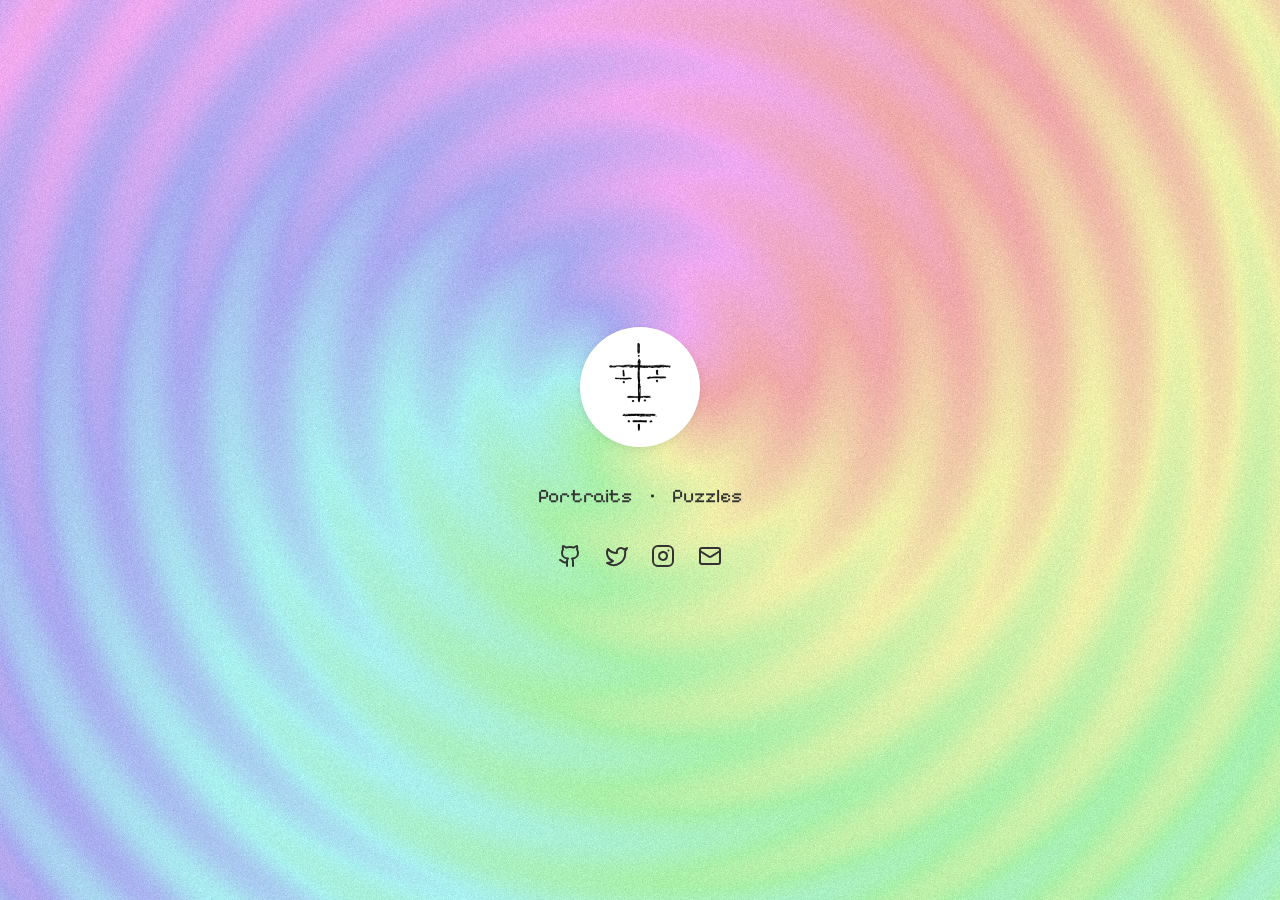
<file: index.html>
<!DOCTYPE html>
<html lang="en">
<head>
    <!-- Google tag (gtag.js) -->
    <script async src="https://www.googletagmanager.com/gtag/js?id=G-VSL74PME4G"></script>
    <script>
        window.dataLayer = window.dataLayer || [];
        function gtag(){dataLayer.push(arguments);}
        gtag('js', new Date());
        gtag('config', 'G-VSL74PME4G');
    </script>
    <meta charset="UTF-8">
    <meta name="viewport" content="width=device-width, initial-scale=1.0">
    <meta name="description" content="Personal website of Gar">
    <meta name="keywords" content="gar, garlol, portfolio, art, music, creative projects, portraits">
    <title>gar.lol</title>
    <link rel="icon" type="image/x-icon" href="/favicon.ico">
    <link rel="preconnect" href="https://fonts.googleapis.com">
    <link rel="preconnect" href="https://fonts.gstatic.com" crossorigin>
    <link href="https://fonts.googleapis.com/css2?family=Pixelify+Sans:wght@400..700&display=swap" rel="stylesheet">
    <link href="https://fonts.googleapis.com/css2?family=Assistant&family=Libre+Baskerville&display=swap" rel="stylesheet">
    <style>
        * {
            margin: 0;
            padding: 0;
            box-sizing: border-box;
        }

        body {
            min-height: 100vh;
            display: flex;
            flex-direction: column;
            align-items: center;
            justify-content: center;
            font-family: 'Assistant', sans-serif;
            color: #222;
            background-color: #fff;
            position: relative;
            overflow: hidden;
        }

        canvas {
            display: block;
            position: fixed;
            top: 0;
            left: 0;
            z-index: -1; /* Put the canvas behind other content */
        }

        .content {
            position: relative;
            z-index: 1;
            display: flex;
            flex-direction: column;
            align-items: center;
            gap: 2.3rem;
            font-family: 'Pixelify Sans', sans-serif;
            font-size: 1.2rem;
        }

            .content nav {
                display: flex;
                flex-direction: column;
                align-items: center;
                gap: 2rem;
            }

        .logo-container {
            width: 120px;
            height: 120px;
            background: white;
            border-radius: 50%;
            display: flex;
            align-items: center;
            justify-content: center;
            box-shadow: 0 2px 10px rgba(0, 0, 0, 0.1);
        }

            .logo-container img {
                width: 88px;
                height: 88px;
                object-fit: contain;
            }

        .hover-underline a {
            position: relative;
            color: #333;
            text-decoration: none;
            transition: .3s ease;
        }

            .hover-underline a::after {
                content: '';
                position: absolute;
                bottom: 0;
                left: 0;
                width: 100%;
                height: 2px;
                background-color: currentColor;
                transform: scaleX(0);
                transform-origin: right;
                transition: transform 0.25s ease;
            }

            .hover-underline a:hover::after {
                transform: scaleX(1);
                transform-origin: left;
            }

        /* Navigation styles */
        .nav-links {
            display: flex;
            list-style: none;
            gap: .9rem;
            align-items: center;
        }

            .nav-links a {
                padding: .2rem;
            }

            .nav-links li:not(:last-child)::after {
                margin-left: .5rem;
            }

        /* Social links styles */
        .social-links {
            list-style: none;
            display: flex;
            gap: 1.4rem;
        }

        /* Adjusted format for mobile */
        @media (max-width: 768px) {
            .nav-links {
                display: block;
            }

            .nav-links li:not(:last-child) {
                margin-bottom: 1rem;
            }
        }
    </style>
</head>
<body>
    <canvas id="bgCanvas"></canvas>

    <div class="content">
        <div class="logo-container">
            <img src="moonface.png" class="logo" alt="Moon face logo" width="88" height="88">
        </div>

        <nav>
            <ul class="nav-links hover-underline">
                <!--<li><a href="https://clover.dating/" target="_blank" rel="noopener" aria-label="Link to Clover">Clover</a></li>
                <li>&bull;</li>-->
                <li><a href="/portraits/" aria-label="Link to portraits">Portraits</a></li>
                <li>&bull;</li>
                <li><a href="/puzzles/" aria-label="Link to puzzles">Puzzles</a></li>
                <!--<li><a href="https://cheep.gar.lol/" aria-label="Link to chicken cam">Chicken Cam</a></li>-->
            </ul>
        </nav>

        <nav style="display: none">
            <ul class="nav-links hover-underline">
                <li><a href="#" aria-label="View writings section">Writings</a></li>
                <li><a href="#" aria-label="View music section">Music</a></li>
                <li><a href="#" aria-label="View art section">Art</a></li>
                <li><a href="#" aria-label="View projects section">Projects</a></li>
            </ul>
        </nav>

        <div class="social-links hover-underline">
            <a href="https://github.com/rothos" target="_blank" rel="noopener noreferrer" aria-label="Visit GitHub profile">
                <svg xmlns="http://www.w3.org/2000/svg" width="24" height="24" viewBox="0 0 24 24" fill="none" stroke="currentColor" stroke-width="2" stroke-linecap="round" stroke-linejoin="round" aria-hidden="true"><path d="M15 22v-4a4.8 4.8 0 0 0-1-3.5c3 0 6-2 6-5.5.08-1.25-.27-2.48-1-3.5.28-1.15.28-2.35 0-3.5 0 0-1 0-3 1.5-2.64-.5-5.36-.5-8 0C6 2 5 2 5 2c-.3 1.15-.3 2.35 0 3.5A5.403 5.403 0 0 0 4 9c0 3.5 3 5.5 6 5.5-.39.49-.68 1.05-.85 1.65-.17.6-.22 1.23-.15 1.85v4"/><path d="M9 18c-4.51 2-5-2-7-2"/></svg>
            </a>
            <a href="https://twitter.com/gnostrils" target="_blank" rel="noopener noreferrer" aria-label="Visit Twitter profile">
                <svg xmlns="http://www.w3.org/2000/svg" width="24" height="24" viewBox="0 0 24 24" fill="none" stroke="currentColor" stroke-width="2" stroke-linecap="round" stroke-linejoin="round" aria-hidden="true"><path d="M22 4s-.7 2.1-2 3.4c1.6 10-9.4 17.3-18 11.6 2.2.1 4.4-.6 6-2C3 15.5.5 9.6 3 5c2.2 2.6 5.6 4.1 9 4-.9-4.2 4-6.6 7-3.8 1.1 0 3-1.2 3-1.2z"/></svg>
            </a>
            <a href="https://instagram.com/rothosphere" target="_blank" rel="noopener noreferrer" aria-label="Visit Instagram profile">
                <svg xmlns="http://www.w3.org/2000/svg" width="24" height="24" viewBox="0 0 24 24" fill="none" stroke="currentColor" stroke-width="2" stroke-linecap="round" stroke-linejoin="round" aria-hidden="true"><rect width="20" height="20" x="2" y="2" rx="5" ry="5"/><path d="M16 11.37A4 4 0 1 1 12.63 8 4 4 0 0 1 16 11.37z"/><line x1="17.5" y1="6.5" x2="17.51" y2="6.5"/></svg>
            </a>
            <a href="mailto:&#104;&#114;&#111;&#116;&#104;&#103;&#97;&#114;&#114;&#114;&#114;&#64;&#103;&#109;&#97;&#105;&#108;&#46;&#99;&#111;&#109;" class="email-link" aria-label="Send email">
                <svg xmlns="http://www.w3.org/2000/svg" width="24" height="24" viewBox="0 0 24 24" fill="none" stroke="currentColor" stroke-width="2" stroke-linecap="round" stroke-linejoin="round" aria-hidden="true"><rect width="20" height="16" x="2" y="4" rx="2"/><path d="m22 7-8.97 5.7a1.94 1.94 0 0 1-2.06 0L2 7"/></svg>
            </a>
        </div>
    </div>

    <script>
    function deepMerge(target, source) {
        for (const key in source) {
            if (source[key] instanceof Object && key in target) {
                Object.assign(source[key], deepMerge(target[key], source[key]));
            }
        }
        return { ...target, ...source };
    }

    // Configuration object
    const defaultConfig = {
        animation: {
            speed: 0.03,
            animationFPS: 60
        },
        spiral: {
            tightness: 180,
            spinSpeed: -0.08,
            wobbleSpeed: 0.24,
            wobbleAmplitude: 6.0,
            radialWave: {
                amplitude: 0.1,
                length: 13.5,
                speed: 0.8
            }
        },
        rendering: {
            spiralPixelSize: 4,
            noisePixelSize: 1
        },
        noise: {
            intensity: 5,
            updateFraction: 0.25,
            tileSize: 500,
            noiseFPS: 15
        },
        color: {
            saturation: 70,
            lightness: 80
        }
    };


    const mobileConfig = deepMerge(defaultConfig, {
        spiral: {
            tightness: 150,
            radialWave: {
                amplitude: 0.08,
                length: 10
            }
        },
        noise: {
            intensity: 3.75
        }
    });

    // Shader sources
    const vertexShaderSource = `
        attribute vec2 a_position;
        varying vec2 v_texCoord;
        
        void main() {
            v_texCoord = (a_position + 1.0) * 0.5;
            gl_Position = vec4(a_position, 0, 1);
        }
    `;

    const fragmentShaderSource = `
        precision highp float;
        varying vec2 v_texCoord;
        
        float PI = 3.14159265358979;

        uniform vec2 u_center;
        uniform float u_time;
        uniform float u_animationFPS;
        uniform float u_spiralTightness;
        uniform float u_spiralPixelSize;
        uniform float u_spiralSpinSpeed;
        uniform float u_spiralWobbleSpeed;
        uniform float u_spiralWobbleAmplitude;
        uniform float u_radialWaveAmplitude;
        uniform float u_radialWaveLength;
        uniform float u_radialWaveSpeed;
        uniform float u_saturation;
        uniform float u_lightness;
        uniform float u_noiseFPS;
        uniform float u_noisePixelSize;
        uniform float u_noiseTileSize;
        uniform float u_noiseIntensity;
        uniform float u_noiseUpdateFraction;
        
        float hue2rgb(float p, float q, float t) {
            if(t < 0.0) t += 1.0;
            if(t > 1.0) t -= 1.0;
            if(t < 1.0/6.0) return p + (q - p) * 6.0 * t;
            if(t < 1.0/2.0) return q;
            if(t < 2.0/3.0) return p + (q - p) * (2.0/3.0 - t) * 6.0;
            return p;
        }
        
        vec3 hsl2rgb(float h, float s, float l) {
            vec3 rgb;
            
            if(s == 0.0) {
                rgb = vec3(l, l, l);
            } else {
                float q = l < 0.5 ? l * (1.0 + s) : l + s - l * s;
                float p = 2.0 * l - q;
                rgb.r = hue2rgb(p, q, h + 1.0/3.0);
                rgb.g = hue2rgb(p, q, h);
                rgb.b = hue2rgb(p, q, h - 1.0/3.0);
            }
            
            return rgb;
        }

        // Utility function for uniform random numbers
        float random(vec2 st, float time) {
            vec3 p3 = fract(vec3(st.xy, time) * vec3(12.9898,78.233,45.164));
            p3 += dot(p3, p3.yzx + 19.19);
            return fract((p3.x + p3.y) * p3.z);
        }

        // Box-Muller transform to get gaussian distribution
        float gaussianRandom(vec2 coord, float time) {
            // Get two independent random values
            float u1 = random(coord, time);
            float u2 = random(coord + vec2(1.0), time);
            
            // Box-Muller transform
            float r = sqrt(-2.0 * log(u1));
            float theta = 2.0 * PI * u2;
            
            // The clamp is necessary to prevent the tails of the Gaussian
            // causing some pixels to be painted white or black.
            return clamp(r * cos(theta), -3.0, 3.0);
        }

        float getNoiseValue(vec2 coord, float time) {
            // Calculate which noise cell we're in
            vec2 noiseCoord = floor(coord / u_noisePixelSize);
            
            // Calculate how many noise cells per tile
            float cellsPerTile = u_noiseTileSize;
            
            // Get coordinates within a tile (in noise cell units)
            vec2 tileCoord = mod(noiseCoord, cellsPerTile);
            
            // Quantize time to frames
            float frameTime = floor(time * u_noiseFPS);
            
            // Generate a consistent random value for this pixel
            float pixelRandom = random(tileCoord, 0.0);
            
            // Calculate when this pixel should last have updated
            // This creates bands of pixels that update at different times
            float updateGroup = floor(pixelRandom / u_noiseUpdateFraction);
            float lastUpdateFrame = frameTime - mod(frameTime - updateGroup, 1.0/u_noiseUpdateFraction);
            
            return gaussianRandom(tileCoord, lastUpdateFrame) * u_noiseIntensity/255.;
        }

        void main() {
            // Pixelate coordinates for spiral
            vec2 pixelCoord = floor(gl_FragCoord.xy / u_spiralPixelSize) * u_spiralPixelSize + u_spiralPixelSize/2.0;
            vec2 pos = pixelCoord - u_center;
            
            float distance = length(pos);
            float angle = -atan(pos.y, pos.x);

            // Quantize time for animation
            float quantizedTime = floor(u_time * u_animationFPS) / u_animationFPS;

            // Calculate spiral value
            float safeDistance = max(distance, 0.1);
            float spiralValue = angle + 
                (distance/u_spiralTightness) * (
                    // This line determines the "spin wobble" -- 0.5 is the wobble phase shift
                    0.5 + u_spiralWobbleAmplitude * sin(4.0 - u_spiralWobbleSpeed * quantizedTime) / sqrt(safeDistance) +
                    u_radialWaveAmplitude/sqrt(distance)*22.0 * sin(distance/u_radialWaveLength - quantizedTime*u_radialWaveSpeed)
                ) + 
                quantizedTime * u_spiralSpinSpeed;
            
            spiralValue = mod(mod(spiralValue / (2.0 * PI), 1.0) + 1.0, 1.0);
            
            vec3 color = hsl2rgb(spiralValue, u_saturation, u_lightness);

            float noiseValue = getNoiseValue(gl_FragCoord.xy, quantizedTime);
            color = color + vec3(noiseValue);
            color = clamp(color, 0.0, 1.0);

            gl_FragColor = vec4(color, 1.0);
        }
    `;

    // WebGL setup and state management
    let gl;
    let program;
    let time = 0;
    let lastFrameTime = 0;
    let animationFrameId = null;

    function getCurrentConfig() {
        return window.innerWidth <= 768 ? mobileConfig : defaultConfig;
    }

    function initWebGL() {
        const canvas = document.getElementById('bgCanvas');
        gl = canvas.getContext('webgl');
        if (!gl) {
            console.error('WebGL not supported');
            return;
        }
        
        const vertexShader = gl.createShader(gl.VERTEX_SHADER);
        gl.shaderSource(vertexShader, vertexShaderSource);
        gl.compileShader(vertexShader);
        
        const fragmentShader = gl.createShader(gl.FRAGMENT_SHADER);
        gl.shaderSource(fragmentShader, fragmentShaderSource);
        gl.compileShader(fragmentShader);
        
        program = gl.createProgram();
        gl.attachShader(program, vertexShader);
        gl.attachShader(program, fragmentShader);
        gl.linkProgram(program);
        gl.useProgram(program);
        
        const vertices = new Float32Array([
            -1, -1,
            1, -1,
            -1, 1,
            1, 1
        ]);
        const vertexBuffer = gl.createBuffer();
        gl.bindBuffer(gl.ARRAY_BUFFER, vertexBuffer);
        gl.bufferData(gl.ARRAY_BUFFER, vertices, gl.STATIC_DRAW);
        
        const positionLocation = gl.getAttribLocation(program, 'a_position');
        gl.enableVertexAttribArray(positionLocation);
        gl.vertexAttribPointer(positionLocation, 2, gl.FLOAT, false, 0, 0);
        
        const uniforms = [
            'u_time', 'u_center', 'u_spiralTightness',
            'u_spiralSpinSpeed', 'u_spiralWobbleSpeed', 'u_spiralWobbleAmplitude',
            'u_radialWaveAmplitude', 'u_radialWaveLength', 'u_radialWaveSpeed',
            'u_animationFPS',
            'u_spiralPixelSize', 'u_saturation', 'u_lightness',
            'u_noisePixelSize', 'u_noiseTileSize',
            'u_noiseIntensity', 'u_noiseUpdateFraction', 'u_noiseFPS'
        ];
        
        program.uniformLocations = {};
        for (const uniform of uniforms) {
            const location = gl.getUniformLocation(program, uniform);
            program.uniformLocations[uniform] = location;
        }
    }

    function resizeCanvas() {
        const canvas = document.getElementById('bgCanvas');
        canvas.width = window.innerWidth;
        canvas.height = window.innerHeight;
        gl.viewport(0, 0, canvas.width, canvas.height);
    }

    function render(currentTime) {
        if (!program || !gl) {
            console.error('WebGL not properly initialized');
            return;
        }
        
        const config = getCurrentConfig();
        
        const logoElement = document.querySelector('.logo-container');
        const logoRect = logoElement.getBoundingClientRect();
        const canvas = document.getElementById('bgCanvas');
        const canvasRect = canvas.getBoundingClientRect();
        
        const centerX = logoRect.left - canvasRect.left + (logoRect.width / 2);
        const centerY = logoRect.top - canvasRect.top + (logoRect.height / 2);
        
        // Make sure we're using our program
        gl.useProgram(program);
        
        // Update uniforms using stored locations
        gl.uniform1f(program.uniformLocations['u_time'], time);
        gl.uniform2f(program.uniformLocations['u_center'], centerX, window.innerHeight - centerY);
        gl.uniform1f(program.uniformLocations['u_animationFPS'], config.animation.animationFPS);
        gl.uniform1f(program.uniformLocations['u_spiralTightness'], config.spiral.tightness);
        gl.uniform1f(program.uniformLocations['u_spiralSpinSpeed'], config.spiral.spinSpeed);
        gl.uniform1f(program.uniformLocations['u_spiralWobbleSpeed'], config.spiral.wobbleSpeed);
        gl.uniform1f(program.uniformLocations['u_spiralWobbleAmplitude'], config.spiral.wobbleAmplitude);
        gl.uniform1f(program.uniformLocations['u_radialWaveAmplitude'], config.spiral.radialWave.amplitude);
        gl.uniform1f(program.uniformLocations['u_radialWaveLength'], config.spiral.radialWave.length);
        gl.uniform1f(program.uniformLocations['u_radialWaveSpeed'], config.spiral.radialWave.speed);
        gl.uniform1f(program.uniformLocations['u_spiralPixelSize'], config.rendering.spiralPixelSize);
        gl.uniform1f(program.uniformLocations['u_saturation'], config.color.saturation / 100);
        gl.uniform1f(program.uniformLocations['u_lightness'], config.color.lightness / 100);
        gl.uniform1f(program.uniformLocations['u_noiseFPS'], config.noise.noiseFPS);
        gl.uniform1f(program.uniformLocations['u_noisePixelSize'], config.rendering.noisePixelSize);
        gl.uniform1f(program.uniformLocations['u_noiseTileSize'], config.noise.tileSize);
        gl.uniform1f(program.uniformLocations['u_noiseIntensity'], config.noise.intensity);
        gl.uniform1f(program.uniformLocations['u_noiseUpdateFraction'], config.noise.updateFraction);

        gl.drawArrays(gl.TRIANGLE_STRIP, 0, 4);
        
        time += config.animation.speed;

        // requestAnimationFrame(render);
        animationFrameId = requestAnimationFrame(render);
    }

    // Update the resize event handler
    window.addEventListener('resize', () => {
        if (animationFrameId !== null) {
            cancelAnimationFrame(animationFrameId);
        }
        resizeCanvas();
        animationFrameId = requestAnimationFrame(render);
    });

    // Force immediate render after scroll to update logo position
    window.addEventListener('scroll', () => {
        if (animationFrameId !== null) {
            cancelAnimationFrame(animationFrameId);
        }
        animationFrameId = requestAnimationFrame(render);
    });

    // Update the load event handler
    window.addEventListener('load', () => {
        initWebGL();
        resizeCanvas();
        animationFrameId = requestAnimationFrame(render);
    });
    </script>

</body>
</html>
</file>
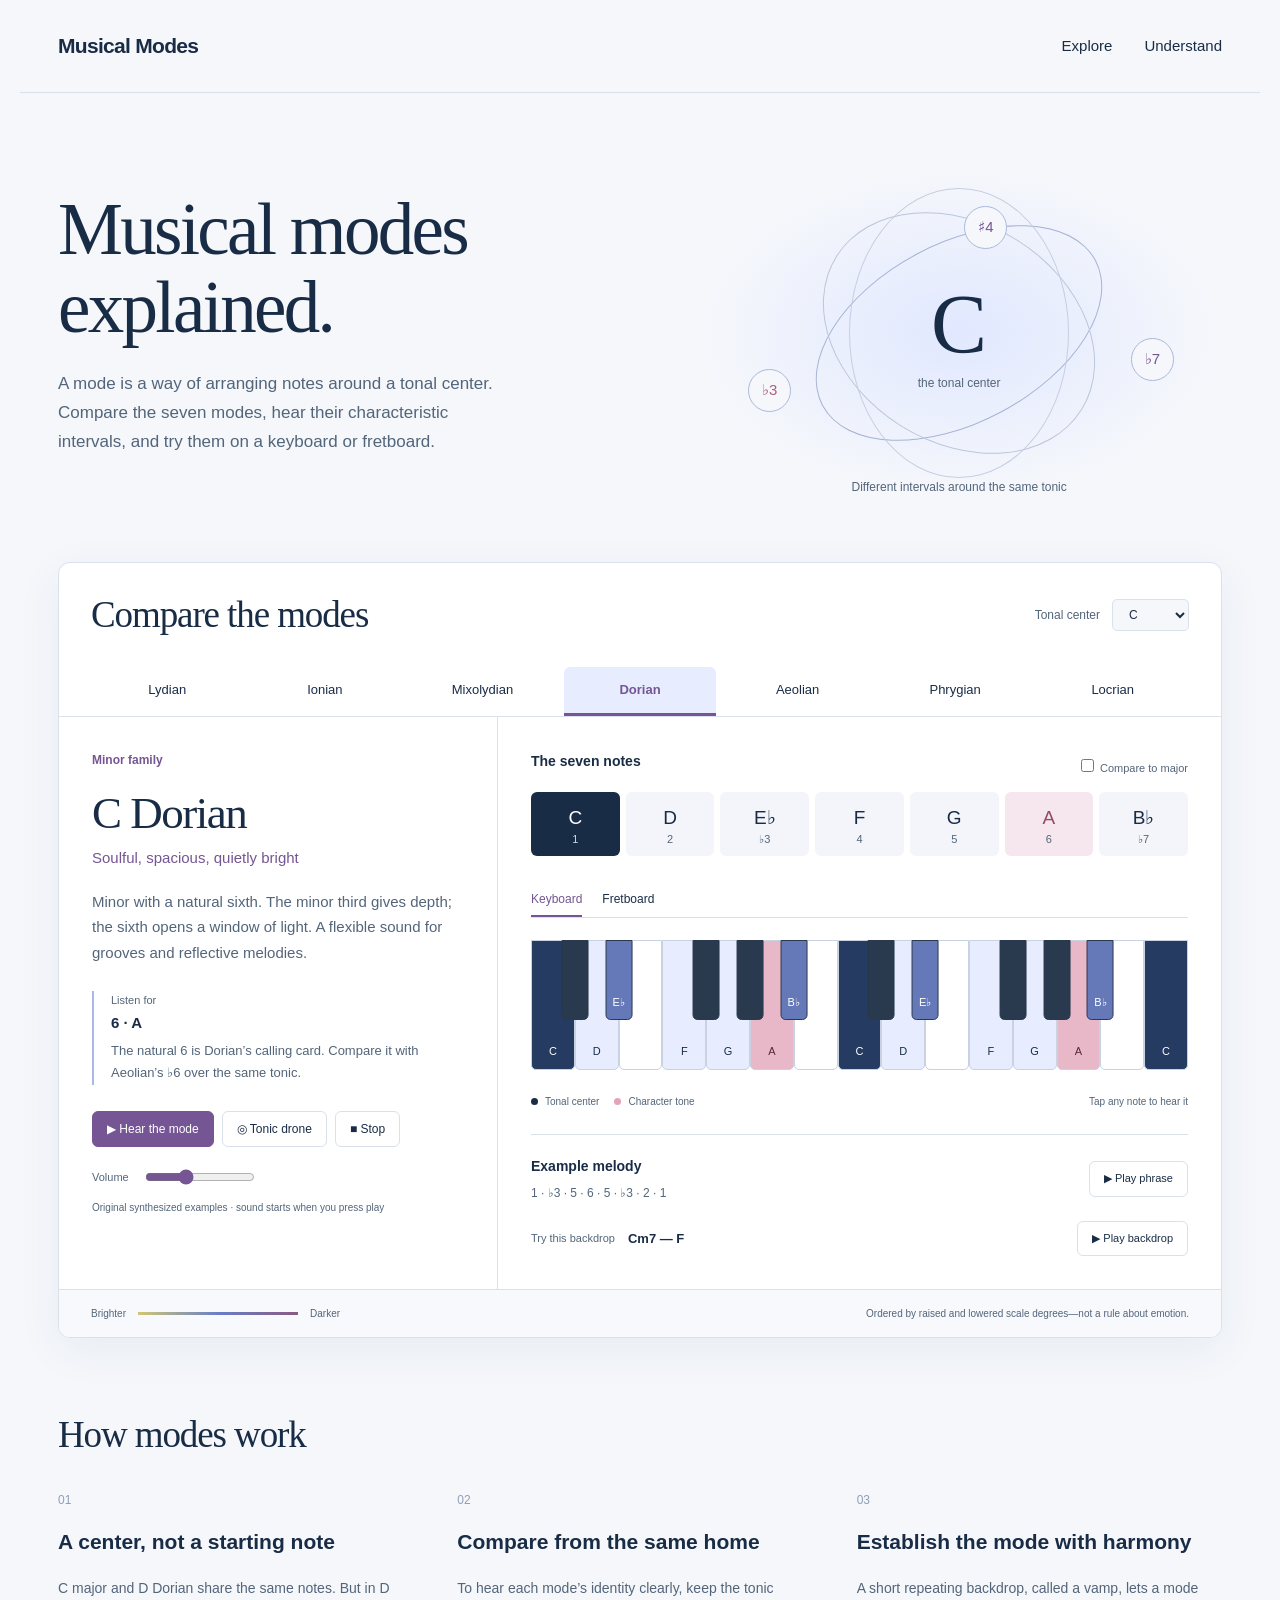
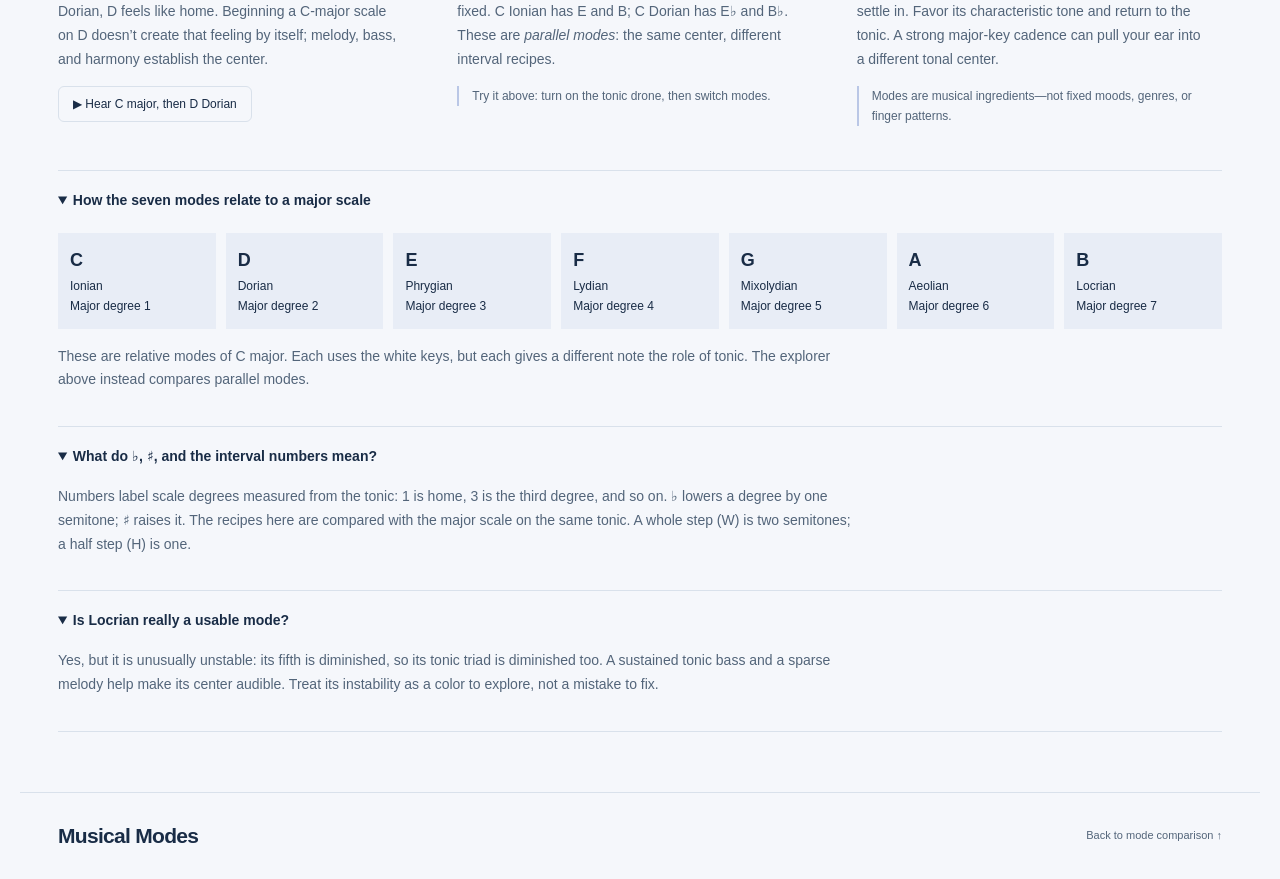
<file: musicalmodes/index.html>
<!doctype html>
<html lang="en"><head><meta charset="utf-8"><meta name="viewport" content="width=device-width,initial-scale=1"><meta name="description" content="Hear, understand, and play the seven modes. An interactive music theory companion."><title>Musical Modes Explained</title><link rel="stylesheet" href="style.css?v=2eaa4e7"></head>
<body><header><a class="brand" href="#">Musical Modes</a><nav aria-label="Main navigation"><a href="#explore">Explore</a><a href="#understand">Understand</a></nav></header>
<main><section class="intro"><div><h1>Musical modes<br>explained.</h1><p class="lead">A mode is a way of arranging notes around a tonal center. Compare the seven modes, hear their characteristic intervals, and try them on a keyboard or fretboard.</p></div><div class="orbit" aria-hidden="true"><div class="orbit-line o1"></div><div class="orbit-line o2"></div><div class="orbit-line o3"></div><div class="orbit-core">C<small>the tonal center</small></div><span class="sat s1">♯4</span><span class="sat s2">♭7</span><span class="sat s3">♭3</span><span class="orbit-caption">Different intervals around the same tonic</span></div></section>
<section id="explore" class="explorer"><div class="section-top"><div><h2>Compare the modes</h2></div><label class="root-label">Tonal center <select id="root" aria-label="Tonal center"></select></label></div><div id="modes" class="mode-tabs" aria-label="Select a mode"></div><div class="mode-body"><div class="mode-story"><p id="family" class="eyebrow"></p><h3 id="modeTitle"></h3><p id="mood" class="mood"></p><p id="description"></p><div class="signature"><span>Listen for</span><strong id="signature"></strong><p id="listenFor"></p></div><div class="player"><button id="play" class="primary">▶ Hear the mode</button><button id="drone" aria-pressed="false">◎ Tonic drone</button><button id="stop" aria-label="Stop all sound">■ Stop</button></div><label class="volume">Volume <input id="volume" type="range" min="0" max="1" step="0.01" value="0.35"></label><p class="audio-note" id="audioStatus" role="status">Original synthesized examples · sound starts when you press play</p></div><div class="mode-visual"><div class="notes-heading"><h4>The seven notes</h4><label class="toggle"><input type="checkbox" id="compare"> Compare to major</label></div><div id="notes" class="notes"></div><div class="instrument-tabs" role="group" aria-label="Instrument"><button id="pianoTab" class="active" aria-pressed="true">Keyboard</button><button id="guitarTab" aria-pressed="false">Fretboard</button></div><div class="instrument-scroll"><div id="instrument"></div></div><p class="legend"><i></i> Tonal center <i class="color"></i> Character tone <span>Tap any note to hear it</span></p><div class="example"><div><h4>Example melody</h4><p id="phraseText"></p></div><button id="phrase">▶ Play phrase</button></div><div class="harmony"><span>Try this backdrop</span><strong id="vamp"></strong><button id="vampPlay">▶ Play backdrop</button></div></div></div><div class="spectrum-caption"><span>Brighter</span><div></div><span>Darker</span><p>Ordered by raised and lowered scale degrees—not a rule about emotion.</p></div></section>
<section id="understand" class="understand"><div class="section-top"><div><h2>How modes work</h2></div></div><div class="theory-grid"><article><span class="chapter">01</span><h3>A center, not a starting note</h3><p>C major and D Dorian share the same notes. But in D Dorian, D feels like home. Beginning a C-major scale on D doesn’t create that feeling by itself; melody, bass, and harmony establish the center.</p><button id="relativeDemo">▶ Hear C major, then D Dorian</button></article><article><span class="chapter">02</span><h3>Compare from the same home</h3><p>To hear each mode’s identity clearly, keep the tonic fixed. C Ionian has E and B; C Dorian has E♭ and B♭. These are <em>parallel modes</em>: the same center, different interval recipes.</p><p class="tip">Try it above: turn on the tonic drone, then switch modes.</p></article><article><span class="chapter">03</span><h3>Establish the mode with harmony</h3><p>A short repeating backdrop, called a vamp, lets a mode settle in. Favor its characteristic tone and return to the tonic. A strong major-key cadence can pull your ear into a different tonal center.</p><p class="tip">Modes are musical ingredients—not fixed moods, genres, or finger patterns.</p></article></div><details open><summary>How the seven modes relate to a major scale</summary><div class="relative-table" id="relativeTable"></div><p>These are relative modes of C major. Each uses the white keys, but each gives a different note the role of tonic. The explorer above instead compares parallel modes.</p></details><details open><summary>What do ♭, ♯, and the interval numbers mean?</summary><p>Numbers label scale degrees measured from the tonic: 1 is home, 3 is the third degree, and so on. ♭ lowers a degree by one semitone; ♯ raises it. The recipes here are compared with the major scale on the same tonic. A whole step (W) is two semitones; a half step (H) is one.</p></details><details open><summary>Is Locrian really a usable mode?</summary><p>Yes, but it is unusually unstable: its fifth is diminished, so its tonic triad is diminished too. A sustained tonic bass and a sparse melody help make its center audible. Treat its instability as a color to explore, not a mistake to fix.</p></details></section>

</main><footer><a class="brand" href="#">Musical Modes</a><a href="#explore">Back to mode comparison ↑</a></footer><script src="app.js?v=2eaa4e7"></script></body></html>
</file>
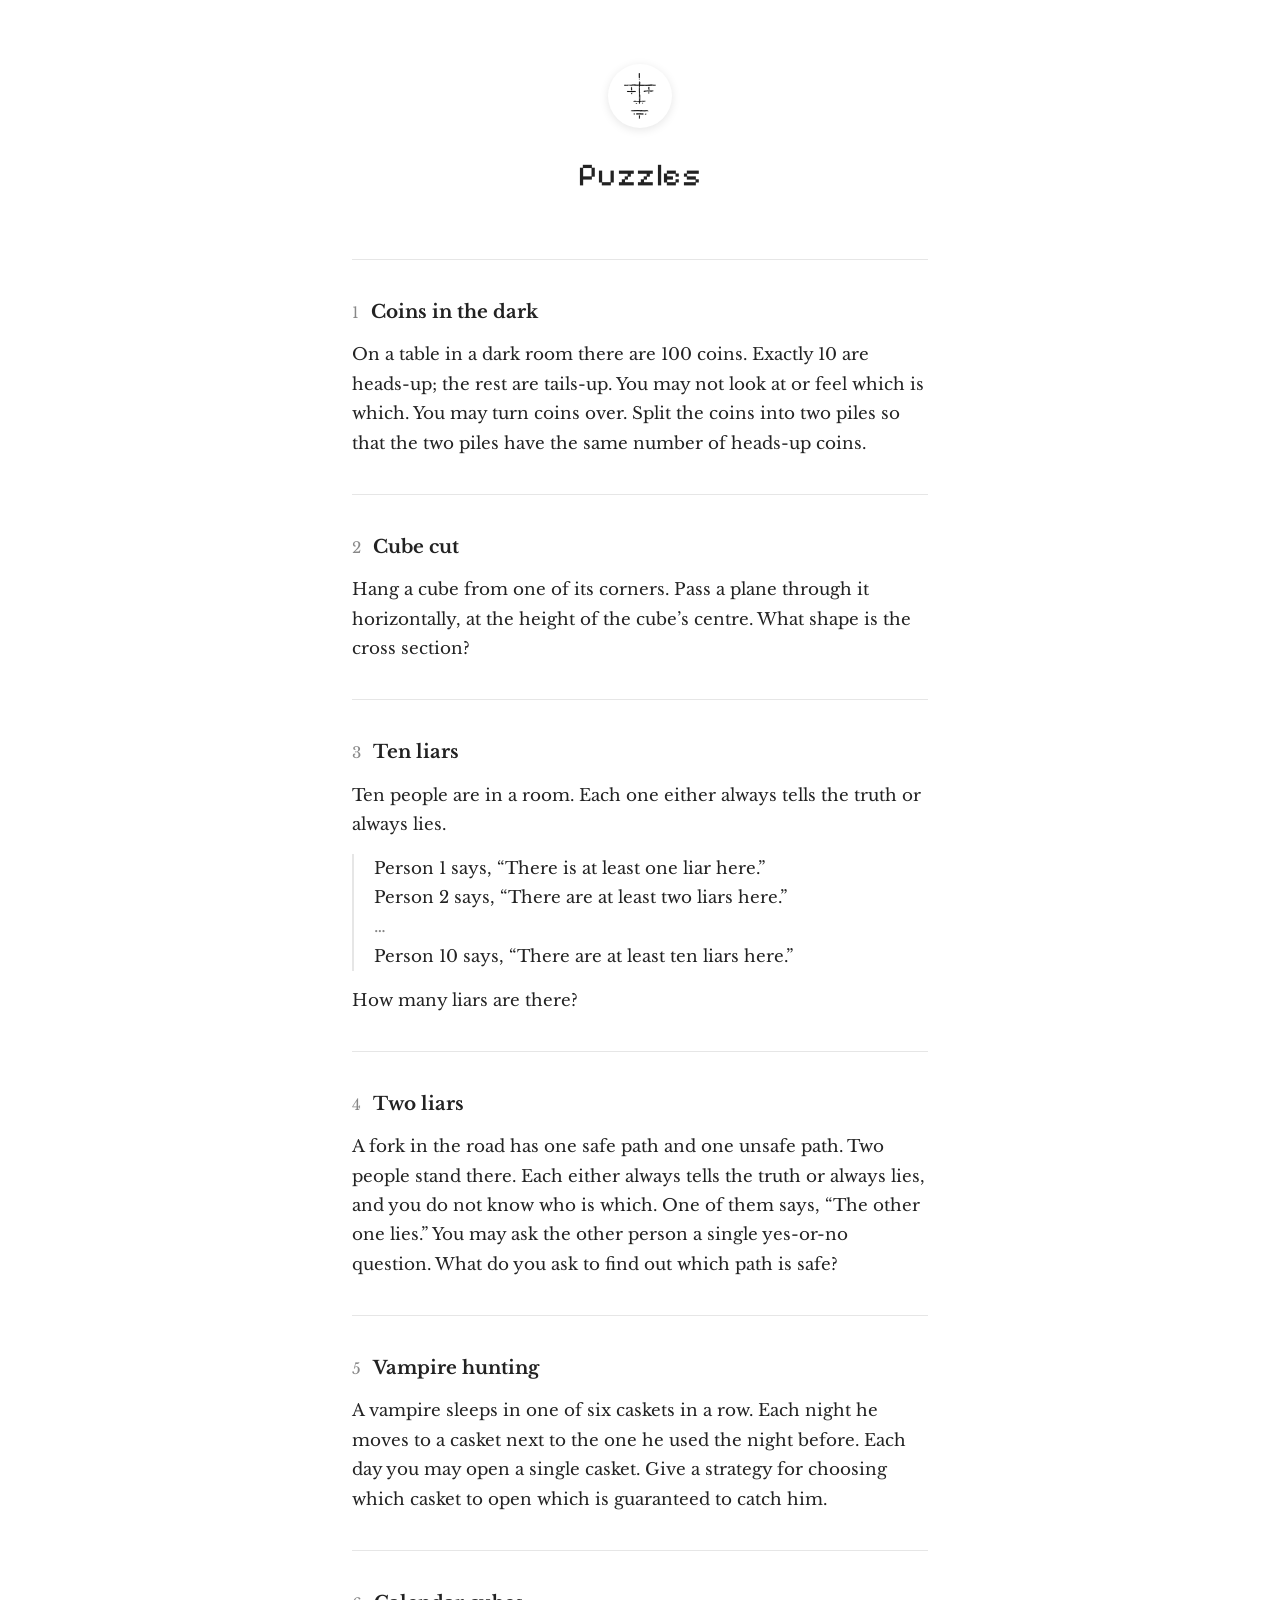
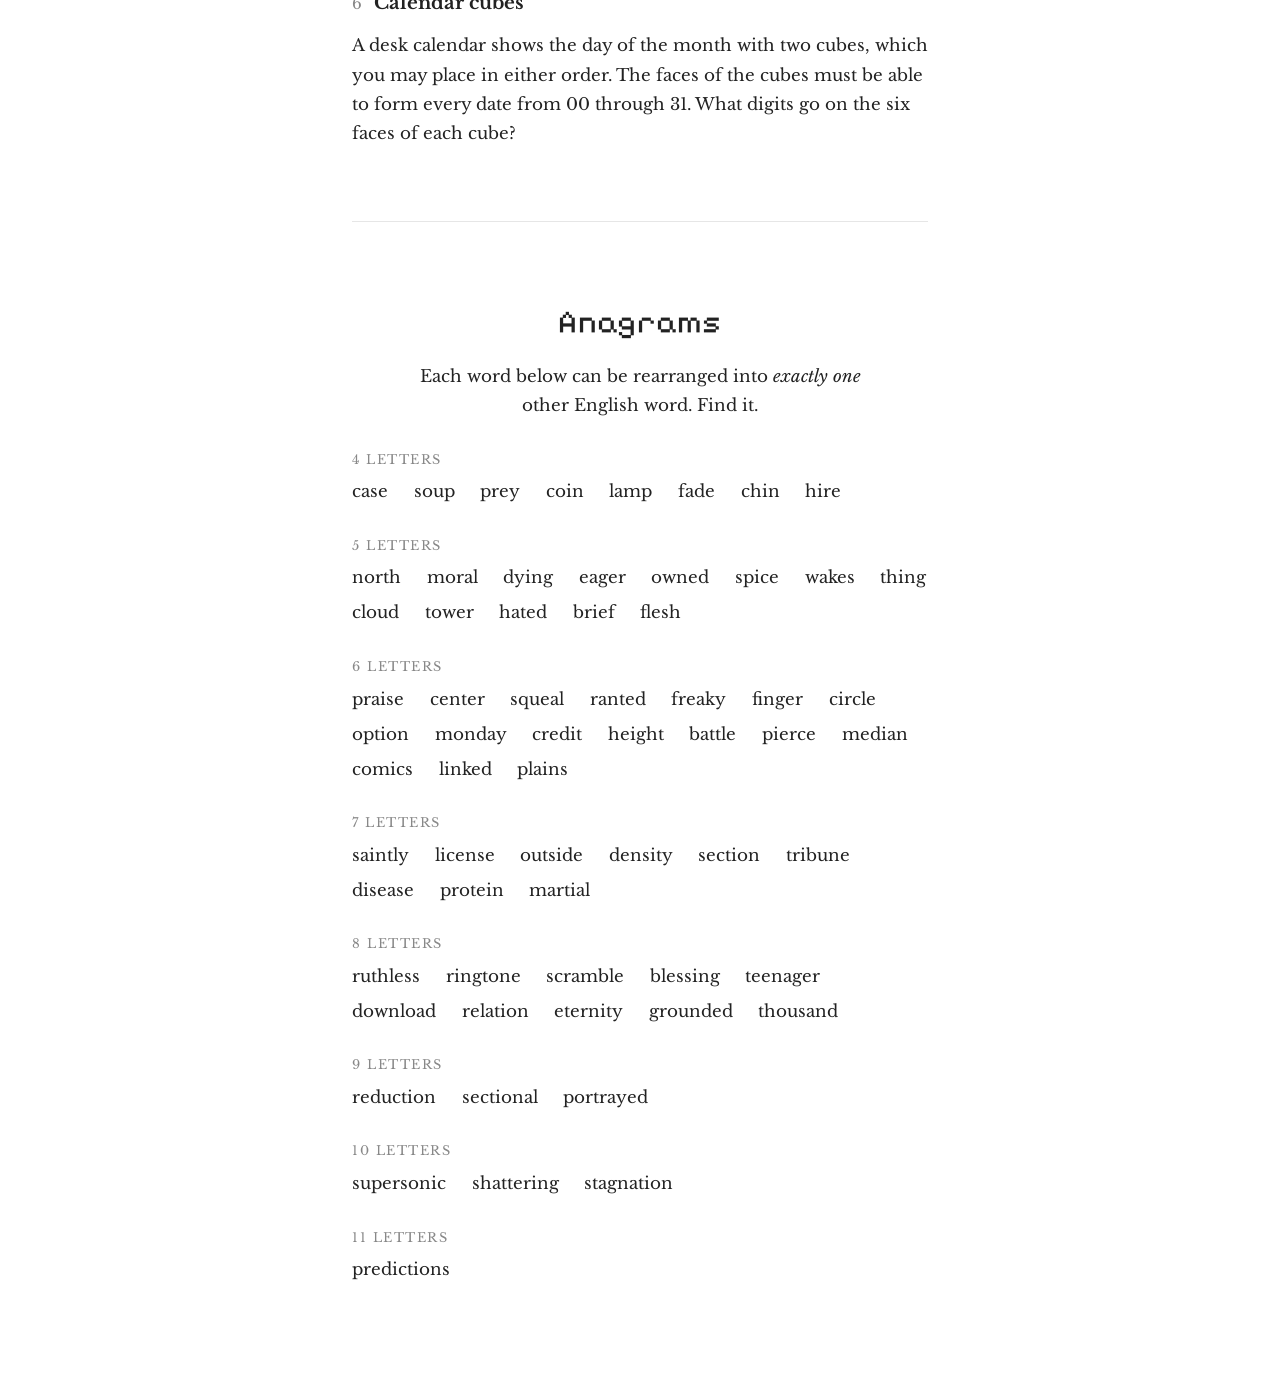
<file: puzzles/index.html>
<!DOCTYPE html>
<html lang="en">
<head>
    <!-- Google tag (gtag.js) -->
    <script async src="https://www.googletagmanager.com/gtag/js?id=G-VSL74PME4G"></script>
    <script>
        window.dataLayer = window.dataLayer || [];
        function gtag(){dataLayer.push(arguments);}
        gtag('js', new Date());
        gtag('config', 'G-VSL74PME4G');
    </script>
    <meta charset="UTF-8">
    <meta name="viewport" content="width=device-width, initial-scale=1.0">
    <meta name="description" content="A few puzzles, collected by Gar">
    <title>Puzzles · gar.lol</title>
    <link rel="icon" type="image/x-icon" href="/favicon.ico">
    <link rel="preconnect" href="https://fonts.googleapis.com">
    <link rel="preconnect" href="https://fonts.gstatic.com" crossorigin>
    <link href="https://fonts.googleapis.com/css2?family=Pixelify+Sans:wght@400..700&family=Libre+Baskerville:ital,wght@0,400;0,700;1,400&display=swap" rel="stylesheet">
    <style>
        :root {
            --bg: #fff;
            --text: #222;
            --muted: #888;
            --rule: #e6e6e6;
            --tile: #f2e5c4;
            --tile-ink: #2b2519;
            --win: #cde6bf;
            --win-ink: #1e3a16;
            --good: #4c8a38;
        }

        @media (prefers-color-scheme: dark) {
            :root {
                --bg: #151515;
                --text: #e4e4e4;
                --muted: #8a8a8a;
                --rule: #2c2c2c;
                --tile: #3a342a;
                --tile-ink: #f1e7d1;
                --win: #2c4827;
                --win-ink: #d6efc9;
                --good: #8fc27a;
            }
        }

        * {
            margin: 0;
            padding: 0;
            box-sizing: border-box;
        }

        body {
            font-family: 'Libre Baskerville', Georgia, serif;
            font-size: 1.05rem;
            line-height: 1.75;
            color: var(--text);
            background-color: var(--bg);
            padding: 4rem 1.25rem 6rem;
        }

        main {
            max-width: 36rem;
            margin: 0 auto;
        }

        header {
            display: flex;
            flex-direction: column;
            align-items: center;
            gap: 1.2rem;
            margin-bottom: 3.5rem;
        }

        .logo-container {
            width: 64px;
            height: 64px;
            background: white;
            border-radius: 50%;
            display: flex;
            align-items: center;
            justify-content: center;
            box-shadow: 0 2px 10px rgba(0, 0, 0, 0.1);
            transition: transform .3s ease;
        }

            .logo-container:hover {
                transform: rotate(-12deg);
            }

            .logo-container img {
                width: 46px;
                height: 46px;
                object-fit: contain;
            }

        h1 {
            font-family: 'Pixelify Sans', sans-serif;
            font-weight: 400;
            font-size: 2rem;
            letter-spacing: .02em;
        }

        .puzzle {
            padding: 2.25rem 0;
            border-top: 1px solid var(--rule);
        }

        h2 {
            display: flex;
            align-items: baseline;
            gap: .75rem;
            font-size: 1.15rem;
            font-weight: 700;
            margin-bottom: .75rem;
        }

            h2 .num {
                color: var(--muted);
                font-size: .95rem;
                font-weight: 400;
            }

        .puzzle p + p,
        .puzzle ol + p {
            margin-top: .9rem;
        }

        .puzzle ol {
            list-style: none;
            margin-top: .9rem;
            padding-left: 1.25rem;
            border-left: 2px solid var(--rule);
        }

        .puzzle .ellipsis {
            color: var(--muted);
        }
        .anagrams {
            margin-top: 2.25rem;
            padding-top: 4.5rem;
            border-top: 1px solid var(--rule);
        }

            .anagrams h1 {
                text-align: center;
            }

            .anagrams .intro {
                text-align: center;
                margin: .75rem auto 1rem;
                max-width: 28rem;
            }

        .progress {
            display: flex;
            align-items: center;
            justify-content: center;
            gap: 1rem;
            margin-bottom: .5rem;
            font-size: .85rem;
            color: var(--muted);
        }

            .progress[hidden] {
                display: none;
            }

            .progress button {
                font: inherit;
                font-size: .72rem;
                text-transform: uppercase;
                letter-spacing: .14em;
                color: var(--text);
                background: none;
                border: 1px solid var(--rule);
                border-radius: 999px;
                padding: .35rem .9rem;
                cursor: pointer;
                -webkit-tap-highlight-color: transparent;
                touch-action: manipulation;
                transition: border-color .2s, color .2s, background-color .2s;
            }

                .progress button:hover {
                    border-color: var(--muted);
                }

                .progress button.armed {
                    color: var(--bg);
                    background: var(--text);
                    border-color: var(--text);
                }

        .word-group {
            margin-top: 1.75rem;
        }

        h3 {
            font-size: .8rem;
            font-weight: 400;
            text-transform: uppercase;
            letter-spacing: .12em;
            color: var(--muted);
            margin-bottom: .4rem;
        }

        .words {
            list-style: none;
            display: flex;
            flex-wrap: wrap;
            gap: .35rem 1.6rem;
        }

        h2 .num,
        .anagrams h1,
        .words li {
            -webkit-user-select: none;
            user-select: none;
            -webkit-tap-highlight-color: transparent;
            touch-action: manipulation;
        }

        .words li[data-a] {
            cursor: pointer;
            text-decoration: underline dotted transparent;
            text-underline-offset: .3em;
            transition: text-decoration-color .2s;
        }

            .words li[data-a]:hover,
            .words li[data-a]:focus-visible {
                text-decoration-color: var(--muted);
                outline: none;
            }

            .words li .ans {
                color: var(--muted);
            }

            .words li.solved .ans {
                color: var(--good);
            }

            .words li.revealed {
                color: var(--muted);
            }

        /* ---- interactive anagram ---- */

        .am {
            position: fixed;
            inset: 0;
            z-index: 10;
            display: flex;
            align-items: flex-end;
            justify-content: center;
            touch-action: none;
        }

            .am[hidden] {
                display: none;
            }

        .am-backdrop {
            position: absolute;
            inset: 0;
            background: rgba(0, 0, 0, .32);
            -webkit-backdrop-filter: blur(3px);
            backdrop-filter: blur(3px);
            opacity: 0;
            transition: opacity .3s ease;
        }

        .am.open .am-backdrop {
            opacity: 1;
        }

        .am-sheet {
            position: relative;
            width: 100%;
            max-width: 40rem;
            display: flex;
            flex-direction: column;
            min-height: 58svh;
            padding: .5rem .75rem calc(1.25rem + env(safe-area-inset-bottom));
            background: var(--bg);
            border-radius: 18px 18px 0 0;
            box-shadow: 0 -10px 40px rgba(0, 0, 0, .18);
            outline: none;
            transform: translateY(100%);
            transition: transform .42s cubic-bezier(.2, .9, .25, 1);
        }

        .am.open .am-sheet {
            transform: none;
        }

        .am-sheet.dragging {
            transition: none;
        }

        @media (min-width: 640px) {
            .am {
                align-items: center;
            }

            .am-sheet {
                max-width: 38rem;
                min-height: 22rem;
                padding: 1.25rem 2rem 1.5rem;
                border-radius: 18px;
                box-shadow: 0 20px 60px rgba(0, 0, 0, .25);
                opacity: 0;
                transform: translateY(14px) scale(.97);
                transition: transform .35s cubic-bezier(.2, .9, .25, 1), opacity .25s ease;
            }

            .am.open .am-sheet {
                opacity: 1;
            }
        }

        .am-head {
            position: relative;
            display: flex;
            justify-content: center;
            padding-top: .6rem;
        }

        .am-grip {
            position: absolute;
            top: 0;
            left: 50%;
            width: 36px;
            height: 4px;
            margin-left: -18px;
            border-radius: 2px;
            background: var(--rule);
        }

        @media (min-width: 640px) {
            .am-grip {
                display: none;
            }
        }

        .am-word {
            padding: .4rem 1rem;
            font-size: .8rem;
            text-transform: uppercase;
            letter-spacing: .22em;
            color: var(--muted);
            -webkit-user-select: none;
            user-select: none;
            -webkit-tap-highlight-color: transparent;
        }

        .am button {
            font: inherit;
            font-size: .75rem;
            text-transform: uppercase;
            letter-spacing: .14em;
            color: var(--muted);
            background: none;
            border: 0;
            padding: .6rem .4rem;
            cursor: pointer;
            -webkit-tap-highlight-color: transparent;
            touch-action: manipulation;
            transition: color .2s;
        }

            .am button:hover,
            .am button:focus-visible {
                color: var(--text);
                outline: none;
            }

            .am button:disabled {
                opacity: .35;
                pointer-events: none;
            }

        .am .am-close {
            position: absolute;
            top: 0;
            right: 0;
            font-size: 1.5rem;
            line-height: 1;
            letter-spacing: 0;
            padding: .5rem .6rem;
        }

        .am-tray {
            position: relative;
            flex: none;
            margin: auto 0 1.25rem;
            touch-action: none;
        }

            .am-tray.shake {
                animation: am-shake .35s ease;
            }

        .tile {
            position: absolute;
            top: 0;
            left: 0;
            width: var(--ts);
            height: var(--ts);
            cursor: grab;
            will-change: transform;
            transition: transform .4s cubic-bezier(.3, 1.3, .5, 1) var(--sd, 0ms);
        }

        .am-tray.still .tile,
        .tile.lifted {
            transition: none;
        }

        .tile.lifted {
            z-index: 2;
            cursor: grabbing;
        }

        .am-sheet.done .tile {
            cursor: default;
        }

        .face {
            position: relative;
            display: flex;
            align-items: center;
            justify-content: center;
            width: 100%;
            height: 100%;
            padding-top: .08em;
            border-radius: calc(var(--ts) * .14);
            background: var(--tile);
            color: var(--tile-ink);
            font: 700 calc(var(--ts) * .5)/1 'Libre Baskerville', Georgia, serif;
            text-transform: uppercase;
            -webkit-user-select: none;
            user-select: none;
            box-shadow: inset 0 calc(var(--ts) * -.06) 0 rgba(0, 0, 0, .14), inset 0 1px 0 rgba(255, 255, 255, .35), 0 1px 2px rgba(0, 0, 0, .2);
            transition: transform .2s ease, box-shadow .2s ease, background-color .35s ease var(--hd, 0ms), color .35s ease var(--hd, 0ms);
            animation: am-in .45s cubic-bezier(.3, 1.4, .5, 1) var(--d, 0ms) backwards;
        }

        .tile.lifted .face {
            transform: scale(1.12) rotate(var(--rot, 0deg));
            box-shadow: inset 0 calc(var(--ts) * -.06) 0 rgba(0, 0, 0, .14), inset 0 1px 0 rgba(255, 255, 255, .35), 0 12px 24px rgba(0, 0, 0, .25);
        }

        .tile.sel .face {
            transform: translateY(-18%);
            box-shadow: inset 0 calc(var(--ts) * -.06) 0 rgba(0, 0, 0, .14), 0 0 0 2px var(--muted), 0 8px 16px rgba(0, 0, 0, .18);
        }

        .tile.placed .face::after {
            content: '';
            position: absolute;
            left: 22%;
            right: 22%;
            bottom: calc(var(--ts) * -.18);
            height: 2px;
            border-radius: 1px;
            background: var(--muted);
        }

        .tile.solved .face {
            background: var(--win);
            color: var(--win-ink);
        }

        .tile.hop .face {
            animation: am-hop .6s cubic-bezier(.3, .7, .4, 1) var(--hd, 0ms);
        }

        .tile.revealed .face {
            background: var(--rule);
            color: var(--muted);
            box-shadow: none;
        }

        .am-msg {
            min-height: 1.75em;
            text-align: center;
            font-size: .9rem;
            font-style: italic;
            color: var(--muted);
        }

        .am-sheet.done .am-msg {
            color: var(--good);
        }

        .am-sheet.revealed .am-msg {
            color: var(--muted);
        }

        .am-controls {
            display: flex;
            justify-content: center;
            gap: 1.25rem;
            margin-top: auto;
            padding-top: 1.5rem;
        }

        .am-sheet.done .am-next {
            color: var(--text);
        }

        @keyframes am-in {
            from { opacity: 0; transform: translateY(30%) scale(.6); }
        }

        @keyframes am-hop {
            0%   { transform: none; }
            30%  { transform: translateY(-42%) scale(1.06); }
            55%  { transform: translateY(0) scale(1.05, .9); }
            72%  { transform: translateY(-9%); }
            100% { transform: none; }
        }

        @keyframes am-shake {
            20% { transform: translateX(-6px); }
            40% { transform: translateX(5px); }
            60% { transform: translateX(-3px); }
            80% { transform: translateX(2px); }
        }

        @media (prefers-reduced-motion: reduce) {
            .tile, .face, .am-sheet, .am-backdrop {
                transition-duration: .01s !important;
            }

            .face, .tile.hop .face, .am-tray.shake {
                animation: none !important;
            }
        }

        .solution {
            margin-top: .9rem;
            padding-left: 1.25rem;
            border-left: 2px solid var(--rule);
            color: var(--muted);
            font-size: .95rem;
        }
    </style>
</head>
<body>
    <main>
        <header>
            <a href="/" class="logo-container" aria-label="Back to gar.lol">
                <img src="/moonface.png" alt="" width="46" height="46">
            </a>
            <h1>Puzzles</h1>
        </header>

        <section class="puzzle" data-s="[base64]">
            <h2><span class="num">1</span> Coins in the dark</h2>
            <p>On a table in a dark room there are 100 coins. Exactly 10 are heads-up; the rest are tails-up. You may not look at or feel which is which. You may turn coins over. Split the coins into two piles so that the two piles have the same number of heads-up coins.</p>
        </section>

        <section class="puzzle" data-s="PHA+QSByZWd1bGFyIGhleGFnb24uPC9wPg==">
            <h2><span class="num">2</span> Cube cut</h2>
            <p>Hang a cube from one of its corners. Pass a plane through it horizontally, at the height of the cube’s centre. What shape is the cross section?</p>
        </section>

        <section class="puzzle" data-s="[base64]">
            <h2><span class="num">3</span> Ten liars</h2>
            <p>Ten people are in a room. Each one either always tells the truth or always lies.</p>
            <ol>
                <li>Person 1 says, “There is at least one liar here.”</li>
                <li>Person 2 says, “There are at least two liars here.”</li>
                <li class="ellipsis">…</li>
                <li>Person 10 says, “There are at least ten liars here.”</li>
            </ol>
            <p>How many liars are there?</p>
        </section>

        <section class="puzzle" data-s="[base64]">
            <h2><span class="num">4</span> Two liars</h2>
            <p>A fork in the road has one safe path and one unsafe path. Two people stand there. Each either always tells the truth or always lies, and you do not know who is which. One of them says, “The other one lies.” You may ask the other person a single yes-or-no question. What do you ask to find out which path is safe?</p>
        </section>

        <section class="puzzle" data-s="[base64]">
            <h2><span class="num">5</span> Vampire hunting</h2>
            <p>A vampire sleeps in one of six caskets in a row. Each night he moves to a casket next to the one he used the night before. Each day you may open a single casket. Give a strategy for choosing which casket to open which is guaranteed to catch him.</p>
        </section>

        <section class="puzzle" data-s="[base64]">
            <h2><span class="num">6</span> Calendar cubes</h2>
            <p>A desk calendar shows the day of the month with two cubes, which you may place in either order. The faces of the cubes must be able to form every date from 00 through 31. What digits go on the six faces of each cube?</p>
        </section>
        <section class="anagrams">
            <h1>Anagrams</h1>
            <p class="intro">Each word below can be rearranged into <em>exactly one</em> other English word. Find it.</p>
            <div class="progress" hidden>
                <span class="count"></span>
                <button class="reset-all">Reset progress</button>
            </div>
            <div class="word-group">
                <h3>4 letters</h3>
                <ul class="words"><li data-a="YWNlcw==">case</li><!-- <li>else</li> --><li data-a="b3B1cw==">soup</li><li data-a="cHlyZQ==">prey</li><li data-a="aWNvbg==">coin</li><li data-a="cGFsbQ==">lamp</li><li data-a="ZGVhZg==">fade</li><li data-a="aW5jaA==">chin</li><li data-a="aGVpcg==">hire</li></ul>
            </div>
            <div class="word-group">
                <h3>5 letters</h3>
                <ul class="words"><li data-a="dGhvcm4=">north</li><li data-a="bW9sYXI=">moral</li><li data-a="ZGluZ3k=">dying</li><li data-a="YWdyZWU=">eager</li><li data-a="ZW5kb3c=">owned</li><li data-a="ZXBpY3M=">spice</li><li data-a="YXNrZXc=">wakes</li><li data-a="bmlnaHQ=">thing</li><!-- <li data-a="Y2hhaW4=">china</li> --><li data-a="Y291bGQ=">cloud</li><li data-a="d3JvdGU=">tower</li><li data-a="ZGVhdGg=">hated</li><li data-a="ZmliZXI=">brief</li><li data-a="c2hlbGY=">flesh</li></ul>
            </div>
            <div class="word-group">
                <h3>6 letters</h3>
                <ul class="words"><li data-a="YXNwaXJl">praise</li><li data-a="cmVjZW50">center</li><li data-a="ZXF1YWxz">squeal</li><li data-a="YXJkZW50">ranted</li><li data-a="ZmFrZXJ5">freaky</li><li data-a="ZnJpbmdl">finger</li><li data-a="Y2xlcmlj">circle</li><li data-a="cG90aW9u">option</li><!-- <li>demand</li> --><li data-a="ZHluYW1v">monday</li><li data-a="ZGlyZWN0">credit</li><li data-a="ZWlnaHRo">height</li><li data-a="dGFibGV0">battle</li><li data-a="cmVjaXBl">pierce</li><li data-a="bWFpZGVu">median</li><li data-a="Y29zbWlj">comics</li><li data-a="a2luZGxl">linked</li><li data-a="c3BpbmFs">plains</li></ul>
            </div>
            <div class="word-group">
                <h3>7 letters</h3>
                <ul class="words"><!-- <li data-a="YXVjdGlvbg==">caution</li> --><li data-a="bmFzdGlseQ==">saintly</li><li data-a="c2lsZW5jZQ==">license</li><li data-a="dGVkaW91cw==">outside</li><li data-a="ZGVzdGlueQ==">density</li><li data-a="bm90aWNlcw==">section</li><li data-a="dHVyYmluZQ==">tribune</li><li data-a="c2Vhc2lkZQ==">disease</li><li data-a="cG9pbnRlcg==">protein</li><li data-a="bWFyaXRhbA==">martial</li></ul>
            </div>
            <div class="word-group">
                <h3>8 letters</h3>
                <ul class="words"><li data-a="aHVzdGxlcnM=">ruthless</li><li data-a="bml0cm9nZW4=">ringtone</li><li data-a="Y2xhbWJlcnM=">scramble</li><li data-a="Z2xpYm5lc3M=">blessing</li><li data-a="Z2VuZXJhdGU=">teenager</li><li data-a="d29vZGxhbmQ=">download</li><li data-a="b3JpZW50YWw=">relation</li><li data-a="ZW50aXJldHk=">eternity</li><li data-a="dW5kZXJkb2c=">grounded</li><!-- <li data-a="ZGVzc2VydHM=">stressed</li> --><li data-a="aGFuZG91dHM=">thousand</li></ul>
            </div>
            <div class="word-group">
                <h3>9 letters</h3>
                <ul class="words"><li data-a="aW50cm9kdWNl">reduction</li><li data-a="Y29hc3RsaW5l">sectional</li><li data-a="cHJlZGF0b3J5">portrayed</li><!-- <li data-a="aW5jb2duaXRv">cognition</li> --></ul>
            </div>
            <div class="word-group">
                <h3>10 letters</h3>
                <ul class="words"><li data-a="cGVyY3Vzc2lvbg==">supersonic</li><li data-a="c3RyYWlnaHRlbg==">shattering</li><li data-a="YW50YWdvbmlzdA==">stagnation</li></ul>
            </div>
            <div class="word-group">
                <h3>11 letters</h3>
                <ul class="words"><li data-a="ZGVzY3JpcHRpb24=">predictions</li></ul>
            </div>
        </section>
    </main>
    <div class="am" hidden>
        <div class="am-backdrop"></div>
        <div class="am-sheet" role="dialog" aria-modal="true" aria-labelledby="am-word" tabindex="-1">
            <div class="am-head">
                <div class="am-grip"></div>
                <span class="am-word" id="am-word"></span>
                <button class="am-close" aria-label="Close">×</button>
            </div>
            <div class="am-tray"></div>
            <p class="am-msg" aria-live="polite"></p>
            <div class="am-controls">
                <button data-act="shuffle">Shuffle</button>
                <button data-act="reset">Reset</button>
                <button data-act="next" class="am-next">Next →</button>
            </div>
        </div>
    </div>
    <script>
        const decode = s => new TextDecoder().decode(Uint8Array.from(atob(s), c => c.charCodeAt(0)));

        function toggle(el, show) {
            const section = el.closest('.puzzle');
            let sol = section.querySelector('.solution');
            if (!sol) {
                sol = document.createElement('div');
                sol.className = 'solution';
                sol.hidden = true;
                sol.innerHTML = decode(section.dataset.s);
                section.append(sol);
            }
            sol.hidden = !(show ?? sol.hidden);
        }

        // three slow taps (0.4–1.5s apart) on the same element
        let last = { el: null, t: 0, n: 0 };
        function slowTriple(el, t) {
            const dt = t - last.t;
            last = (el === last.el && dt > 400 && dt < 1500)
                ? { el, t, n: last.n + 1 }
                : { el, t, n: 1 };
            if (last.n < 3) return false;
            last.n = 0;
            return true;
        }

        document.addEventListener('click', e => {
            const num = e.target.closest('h2 .num');
            if (num && slowTriple(num, e.timeStamp)) toggle(num);
            const li = e.target.closest('.words li[data-a]');
            if (li) openAnagram(li);
            const title = e.target.closest('.anagrams h1');
            if (title && slowTriple(title, e.timeStamp)) {
                for (const li of words) {
                    if (li.matches('.solved, .revealed')) continue;
                    markWord(li, 'revealed');
                    store.set(li.dataset.w, 'revealed');
                }
            }
        });

        // ---- word list state ----

        const words = [...document.querySelectorAll('.words li[data-a]')];
        const store = {
            all() { try { return JSON.parse(localStorage.getItem('anagrams')) || {}; } catch { return {}; } },
            set(w, v) { try { const s = store.all(); s[w] = v; localStorage.setItem('anagrams', JSON.stringify(s)); } catch {} },
            remove(w) { try { const s = store.all(); delete s[w]; localStorage.setItem('anagrams', JSON.stringify(s)); } catch {} },
        };

        function markWord(li, state) {
            li.innerHTML = `${li.dataset.w}<span class="ans"> → ${decode(li.dataset.a)}</span>`;
            li.classList.remove('solved', 'revealed');
            li.classList.add(state);
            updateProgress();
        }

        function unmarkWord(li) {
            li.textContent = li.dataset.w;
            li.classList.remove('solved', 'revealed');
        }

        const progress = document.querySelector('.progress');
        const resetAll = progress.querySelector('.reset-all');
        let armTimer = 0;

        function updateProgress() {
            const n = words.filter(li => li.matches('.solved, .revealed')).length;
            progress.hidden = !n;
            progress.querySelector('.count').textContent = `${n} of ${words.length} found`;
        }

        // two taps to wipe, so a stray tap can't lose progress
        resetAll.addEventListener('click', () => {
            if (!resetAll.classList.contains('armed')) {
                resetAll.classList.add('armed');
                resetAll.textContent = 'Tap again to reset';
                armTimer = setTimeout(disarm, 3000);
                return;
            }
            disarm();
            try { localStorage.removeItem('anagrams'); } catch {}
            if (location.hash === '#answers') history.replaceState(null, '', location.pathname);
            words.forEach(unmarkWord);
            updateProgress();
        });

        function disarm() {
            clearTimeout(armTimer);
            resetAll.classList.remove('armed');
            resetAll.textContent = 'Reset progress';
        }

        const saved = store.all();
        for (const li of words) {
            li.dataset.w = li.textContent.trim();
            li.tabIndex = 0;
            li.setAttribute('role', 'button');
            if (saved[li.dataset.w]) markWord(li, saved[li.dataset.w]);
        }

        const revealAll = () => {
            if (location.hash !== '#answers') return;
            document.querySelectorAll('h2 .num').forEach(el => toggle(el, true));
            words.forEach(li => li.classList.contains('solved') || markWord(li, 'revealed'));
        };
        revealAll();
        addEventListener('hashchange', revealAll);

        // ---- interactive anagram ----

        const am = document.querySelector('.am');
        const sheet = am.querySelector('.am-sheet');
        const head = am.querySelector('.am-head');
        const wordEl = am.querySelector('.am-word');
        const tray = am.querySelector('.am-tray');
        const msg = am.querySelector('.am-msg');
        const finePointer = matchMedia('(hover: hover) and (pointer: fine)').matches;
        const hint = finePointer ? 'Drag the tiles, or just type.' : 'Drag the tiles, or tap two to swap.';
        const cheers = ['Nice.', 'Got it.', 'Yes!', 'Lovely.', 'There it is.'];

        let cur = null;   // { li, word, answer, order: [{el, ch, i}], placed, sel, done }
        let geo = { size: 0, step: 0, offset: 0 };
        let drag = null;
        let closeTimer = 0;

        const clamp = (x, lo, hi) => Math.min(hi, Math.max(lo, x));
        const spelled = () => cur.order.map(t => t.ch).join('');

        function openAnagram(li) {
            clearTimeout(closeTimer);
            drag = null;
            const word = li.dataset.w;
            cur = { li, word, answer: decode(li.dataset.a), order: [], placed: 0, sel: null, done: null };
            wordEl.textContent = word;
            tray.replaceChildren();
            cur.order = [...word].map((ch, i) => {
                const el = document.createElement('div');
                el.className = 'tile';
                el.innerHTML = `<span class="face">${ch}</span>`;
                el.style.setProperty('--d', `${60 + i * 28}ms`);
                tray.append(el);
                return { el, ch, i };
            });
            setDone(null);

            const prior = li.classList.contains('solved') ? 'solved'
                        : li.classList.contains('revealed') ? 'revealed' : null;
            if (prior) {
                arrange(cur.answer);
                finish(prior, false);
            }

            if (am.hidden) {
                am.hidden = false;
                document.documentElement.style.overflow = 'hidden';
                requestAnimationFrame(() => requestAnimationFrame(() => am.classList.add('open')));
                sheet.focus({ preventScroll: true });
            }
            measure();
            layout(true);
        }

        function closeAnagram() {
            if (!cur) return;
            const li = cur.li;
            cur = null;
            drag = null;
            am.classList.remove('open');
            closeTimer = setTimeout(() => {
                am.hidden = true;
                document.documentElement.style.overflow = '';
            }, 380);
            li.focus({ preventScroll: true });
        }

        function measure() {
            const w = tray.clientWidth, n = cur.order.length;
            const size = Math.min(64, w / (n + (n - 1) * .14));
            const gap = size * .14;
            geo = { size, step: size + gap, offset: (w - n * size - (n - 1) * gap) / 2 };
            tray.style.setProperty('--ts', `${size}px`);
            tray.style.height = `${size}px`;
        }

        function layout(instant) {
            if (instant) tray.classList.add('still');
            cur.order.forEach((t, i) => {
                if (drag?.moved && drag.t === t) return;
                t.el.style.transform = `translate(${geo.offset + i * geo.step}px, 0)`;
            });
            if (instant) { tray.offsetWidth; tray.classList.remove('still'); }
            tray.setAttribute('aria-label', `Tiles: ${spelled()}`);
        }

        // ripple a reorder from left to right
        function stagger(ms) {
            cur.order.forEach((t, i) => t.el.style.setProperty('--sd', `${i * ms}ms`));
            layout();
            setTimeout(() => cur?.order.forEach(t => t.el.style.removeProperty('--sd')), 450 + cur.order.length * ms);
        }

        // put tiles in the order of string s
        function arrange(s) {
            const pool = [...cur.order];
            cur.order = [...s].map(ch => pool.splice(pool.findIndex(t => t.ch === ch), 1)[0]);
        }

        function setDone(state) {
            cur.done = state;
            sheet.classList.toggle('done', !!state);
            sheet.classList.toggle('revealed', state === 'revealed');
            am.querySelectorAll('[data-act=shuffle]').forEach(b => b.disabled = !!state);
            msg.textContent = state === 'solved' ? cheers[Math.random() * cheers.length | 0]
                            : state === 'revealed' ? 'Revealed.' : hint;
            if (!state) cur.order.forEach(t => t.el.classList.remove('solved', 'revealed', 'hop'));
        }

        function finish(state, animate = true) {
            clearSel();
            cur.placed = 0;
            updatePlaced();
            setDone(state);
            cur.order.forEach((t, i) => {
                t.el.style.setProperty('--hd', animate ? `${(state === 'solved' ? 80 : 380) + i * 45}ms` : '0ms');
                t.el.classList.add(state);
                if (animate && state === 'solved') t.el.classList.add('hop');
            });
            if (!animate) return;
            if (state === 'solved') navigator.vibrate?.([10, 50, 10]);
            if (!cur.li.classList.contains('solved')) {
                markWord(cur.li, state);
                store.set(cur.word, state);
            }
        }

        function check() {
            if (!cur.done && spelled() === cur.answer) finish('solved');
        }

        function clearSel() {
            cur.sel?.el.classList.remove('sel');
            cur.sel = null;
        }

        function updatePlaced() {
            cur.order.forEach((t, i) => t.el.classList.toggle('placed', i < cur.placed));
        }

        function nudge() {
            tray.classList.remove('shake');
            tray.offsetWidth;
            tray.classList.add('shake');
        }

        function tapTile(t) {
            if (!cur.sel) { cur.sel = t; t.el.classList.add('sel'); return; }
            if (cur.sel === t) { clearSel(); return; }
            const o = cur.order, a = o.indexOf(cur.sel), b = o.indexOf(t);
            [o[a], o[b]] = [o[b], o[a]];
            clearSel();
            cur.placed = 0;
            updatePlaced();
            layout();
            check();
        }

        function typeLetter(ch) {
            const o = cur.order;
            const j = o.findIndex((t, i) => i >= cur.placed && t.ch === ch);
            if (j < 0) return nudge();
            o.splice(cur.placed, 0, ...o.splice(j, 1));
            cur.placed++;
            clearSel();
            updatePlaced();
            layout();
            check();
            if (!cur.done && cur.placed === o.length) nudge();
        }

        function shuffle() {
            const fixed = cur.order.slice(0, cur.placed);
            const before = spelled();
            let rest;
            for (let k = 0; k < 30; k++) {
                rest = cur.order.slice(cur.placed);
                for (let i = rest.length - 1; i > 0; i--) {
                    const j = Math.random() * (i + 1) | 0;
                    [rest[i], rest[j]] = [rest[j], rest[i]];
                }
                const s = [...fixed, ...rest].map(t => t.ch).join('');
                if (s !== before && s !== cur.answer) break;
            }
            cur.order = [...fixed, ...rest];
            clearSel();
            stagger(22);
        }

        function reset() {
            setDone(null);
            clearSel();
            cur.placed = 0;
            updatePlaced();
            cur.order.sort((a, b) => a.i - b.i);
            stagger(22);
            unmarkWord(cur.li);
            store.remove(cur.word);
            updateProgress();
        }

        function next() {
            const i = words.indexOf(cur.li);
            const rest = [...words.slice(i + 1), ...words.slice(0, i)];
            const li = rest.find(w => !w.classList.contains('solved') && !w.classList.contains('revealed')) ?? rest[0];
            if (li) openAnagram(li);
        }

        // dragging tiles
        tray.addEventListener('pointerdown', e => {
            const el = e.target.closest('.tile');
            if (!el || !cur || cur.done || drag) return;
            e.preventDefault();
            el.setPointerCapture(e.pointerId);
            const t = cur.order.find(t => t.el === el);
            cur.order.forEach(t => t.el.style.removeProperty('--sd'));
            drag = { t, id: e.pointerId, sx: e.clientX, sy: e.clientY, lastX: e.clientX,
                     x0: geo.offset + cur.order.indexOf(t) * geo.step, moved: false, rot: 0 };
        });

        tray.addEventListener('pointermove', e => {
            if (!drag || e.pointerId !== drag.id) return;
            const dx = e.clientX - drag.sx, dy = e.clientY - drag.sy;
            if (!drag.moved) {
                if (Math.hypot(dx, dy) < 6) return;
                drag.moved = true;
                clearSel();
                cur.placed = 0;
                updatePlaced();
                drag.t.el.classList.add('lifted');
            }
            drag.rot = drag.rot * .7 + clamp((e.clientX - drag.lastX) * 1.5, -12, 12) * .3;
            drag.lastX = e.clientX;
            const x = drag.x0 + dx;
            drag.t.el.style.transform = `translate(${x}px, ${dy}px)`;
            drag.t.el.style.setProperty('--rot', `${drag.rot}deg`);
            const o = cur.order, from = o.indexOf(drag.t);
            const to = clamp(Math.round((x - geo.offset) / geo.step), 0, o.length - 1);
            if (to !== from) {
                o.splice(to, 0, ...o.splice(from, 1));
                layout();
            }
        });

        function drop(e) {
            if (!drag || e.pointerId !== drag.id) return;
            const d = drag;
            drag = null;
            if (!d.moved) {
                if (e.type === 'pointerup') tapTile(d.t);
                return;
            }
            d.t.el.classList.remove('lifted');
            d.t.el.style.setProperty('--rot', '0deg');
            layout();
            check();
        }
        tray.addEventListener('pointerup', drop);
        tray.addEventListener('pointercancel', drop);
        tray.addEventListener('lostpointercapture', drop);

        // swipe the sheet down to dismiss
        let swipe = null;
        head.addEventListener('pointerdown', e => {
            if (e.target.closest('button')) return;
            swipe = { id: e.pointerId, y: e.clientY, dy: 0 };
        });
        head.addEventListener('pointermove', e => {
            if (!swipe || e.pointerId !== swipe.id) return;
            swipe.dy = Math.max(0, e.clientY - swipe.y);
            if (swipe.dy > 4) {
                if (!head.hasPointerCapture(e.pointerId)) head.setPointerCapture(e.pointerId);
                sheet.classList.add('dragging');
                sheet.style.transform = `translateY(${swipe.dy}px)`;
            }
        });
        const endSwipe = e => {
            if (!swipe || e.pointerId !== swipe.id) return;
            const { dy } = swipe;
            swipe = null;
            sheet.classList.remove('dragging');
            sheet.style.transform = '';
            if (dy > 4) last.n = 0;   // a drag isn't a tap
            if (dy > 90) closeAnagram();
        };
        head.addEventListener('pointerup', endSwipe);
        head.addEventListener('pointercancel', endSwipe);

        // secret: three slow taps on the word reveal the answer
        wordEl.addEventListener('click', e => {
            if (!cur || cur.done || !slowTriple(wordEl, e.timeStamp)) return;
            clearSel();
            cur.placed = 0;
            updatePlaced();
            arrange(cur.answer);
            stagger(40);
            finish('revealed');
        });

        am.querySelector('.am-backdrop').addEventListener('click', closeAnagram);
        am.querySelector('.am-close').addEventListener('click', closeAnagram);
        am.querySelector('.am-controls').addEventListener('click', e => {
            const act = e.target.closest('button')?.dataset.act;
            if (!act || !cur) return;
            ({ shuffle, reset, next })[act]();
            sheet.focus({ preventScroll: true });
        });

        addEventListener('keydown', e => {
            if (!cur) {
                if ((e.key === 'Enter' || e.key === ' ') && e.target.matches?.('.words li[data-a]')) {
                    e.preventDefault();
                    openAnagram(e.target);
                }
                return;
            }
            if (e.metaKey || e.ctrlKey || e.altKey) return;
            const onButton = document.activeElement?.matches('.am button');
            const k = e.key;
            if (k === 'Escape') closeAnagram();
            else if (k === 'Enter' && !onButton) { if (cur.done) next(); }
            else if (k === ' ' && !onButton) { e.preventDefault(); if (!cur.done) shuffle(); }
            else if (cur.done || drag) return;
            else if (k === 'Backspace') { if (cur.placed) { cur.placed--; updatePlaced(); } }
            else if (/^[a-z]$/i.test(k)) typeLetter(k.toLowerCase());
            else return;
            e.preventDefault();
        });

        addEventListener('resize', () => {
            if (!cur) return;
            measure();
            layout(true);
        });
    </script>
</body>
</html>
</file>
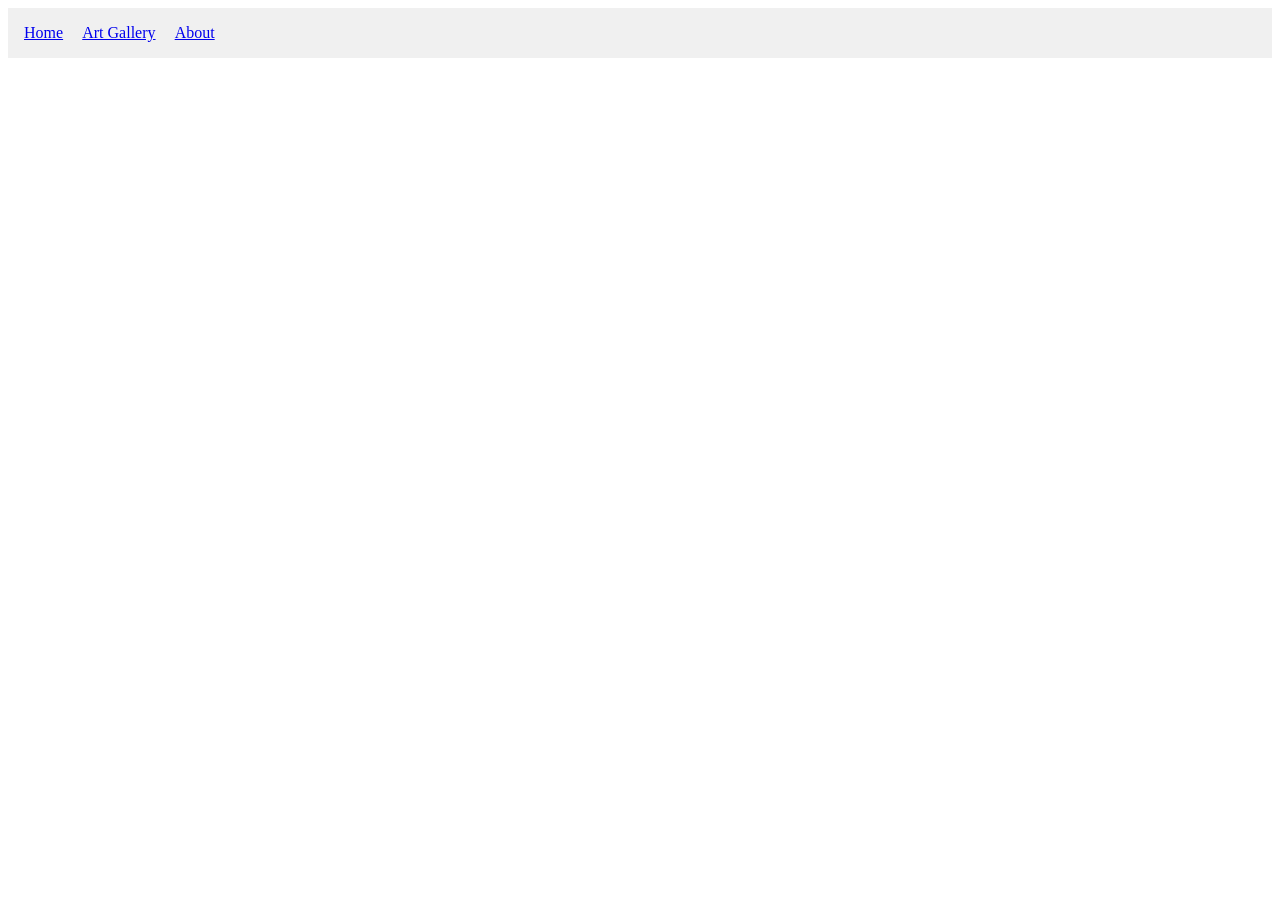
<file: test/index.html>
<!DOCTYPE html>
<html lang="en">
<head>
    <meta charset="UTF-8">
    <meta name="viewport" content="width=device-width, initial-scale=1.0">
    <title>SPA Routing Demo</title>
    <style>
        .page {
            display: none;
            padding: 20px;
        }
        .page.active {
            display: block;
        }
        nav {
            background: #f0f0f0;
            padding: 1rem;
        }
        nav a {
            margin-right: 1rem;
        }
    </style>
</head>
<body>
    <nav>
        <a href="/test" class="nav-link">Home</a>
        <a href="/test/art/" class="nav-link">Art Gallery</a>
        <a href="/test/about/" class="nav-link">About</a>
    </nav>

    <div id="home" class="page">
        <h1>Welcome to Home</h1>
        <p>This is the main page of our site.</p>
    </div>

    <div id="art" class="page">
        <h1>Art Gallery</h1>
        <p>Here's where your art would be displayed.</p>
    </div>

    <div id="about" class="page">
        <h1>About</h1>
        <p>About page content here.</p>
    </div>

    <script>
        // Function to show the appropriate page
        function showPage(pathname) {
            // Remove leading and trailing slashes
            const route = pathname.replace(/^\/|\/$/g, '') || 'home';
            
            // Hide all pages
            document.querySelectorAll('.page').forEach(page => {
                page.classList.remove('active');
            });
            
            // Show the requested page
            const page = document.getElementById(route);
            if (page) {
                page.classList.add('active');
            }
        }

        // Handle direct navigation
        showPage(window.location.pathname);

        // Handle clicks on navigation links
        document.querySelectorAll('.nav-link').forEach(link => {
            link.addEventListener('click', (e) => {
                e.preventDefault();
                const pathname = e.target.getAttribute('href');
                // Update URL without page reload
                window.history.pushState({}, '', pathname);
                showPage(pathname);
            });
        });

        // Handle browser back/forward buttons
        window.addEventListener('popstate', () => {
            showPage(window.location.pathname);
        });
    </script>
</body>
</html>
</file>
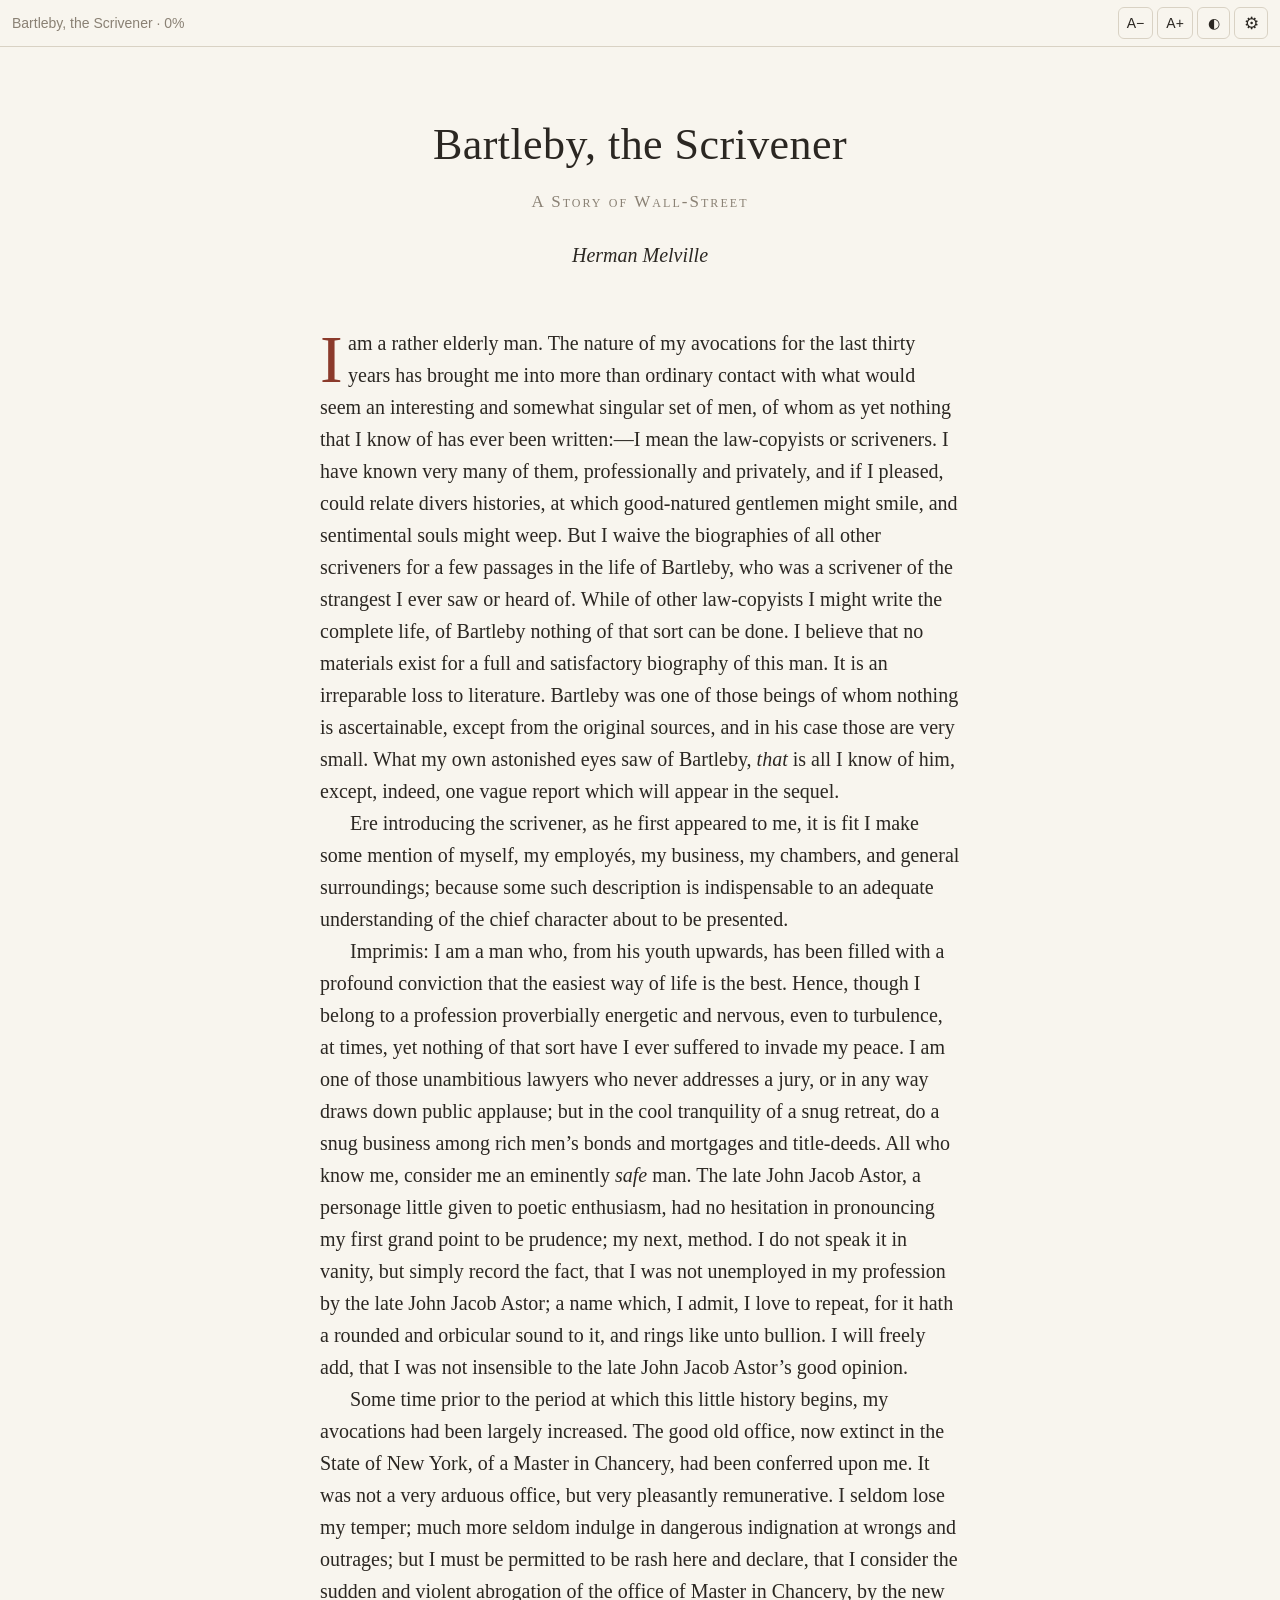
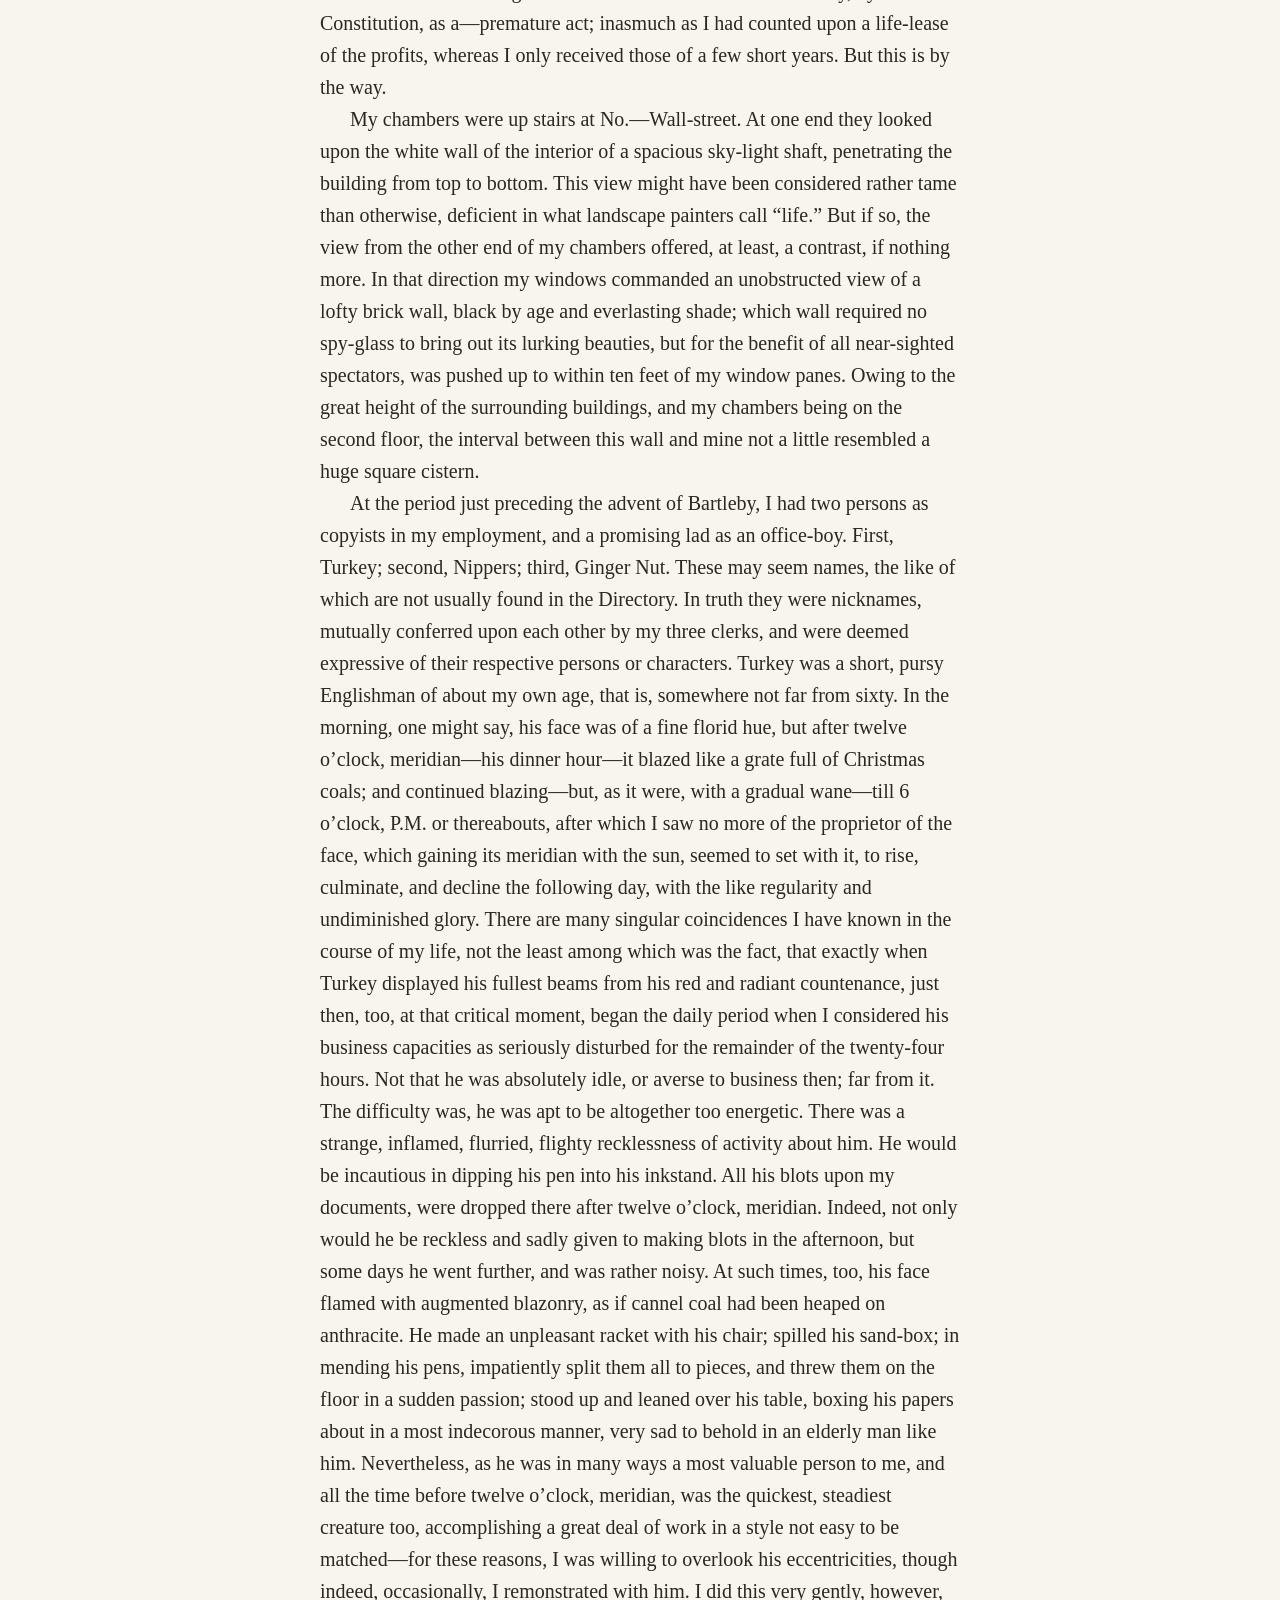
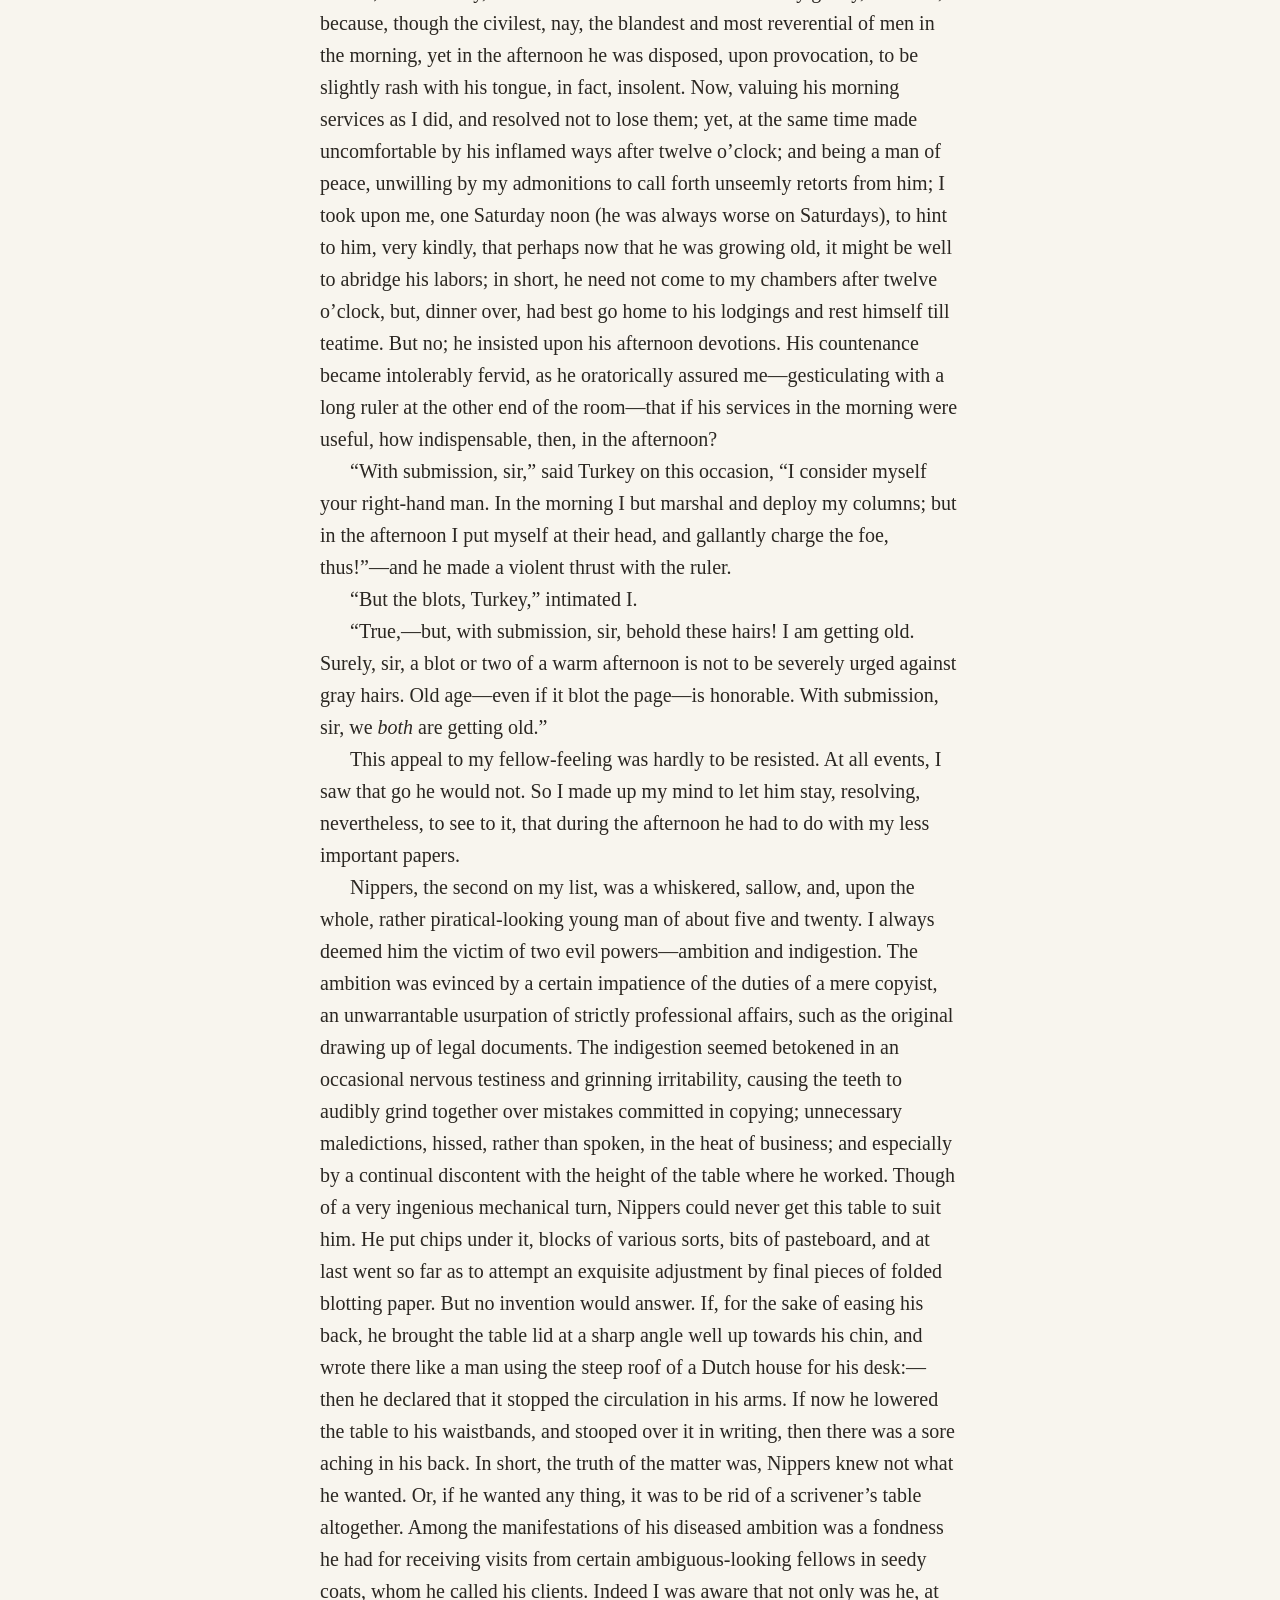
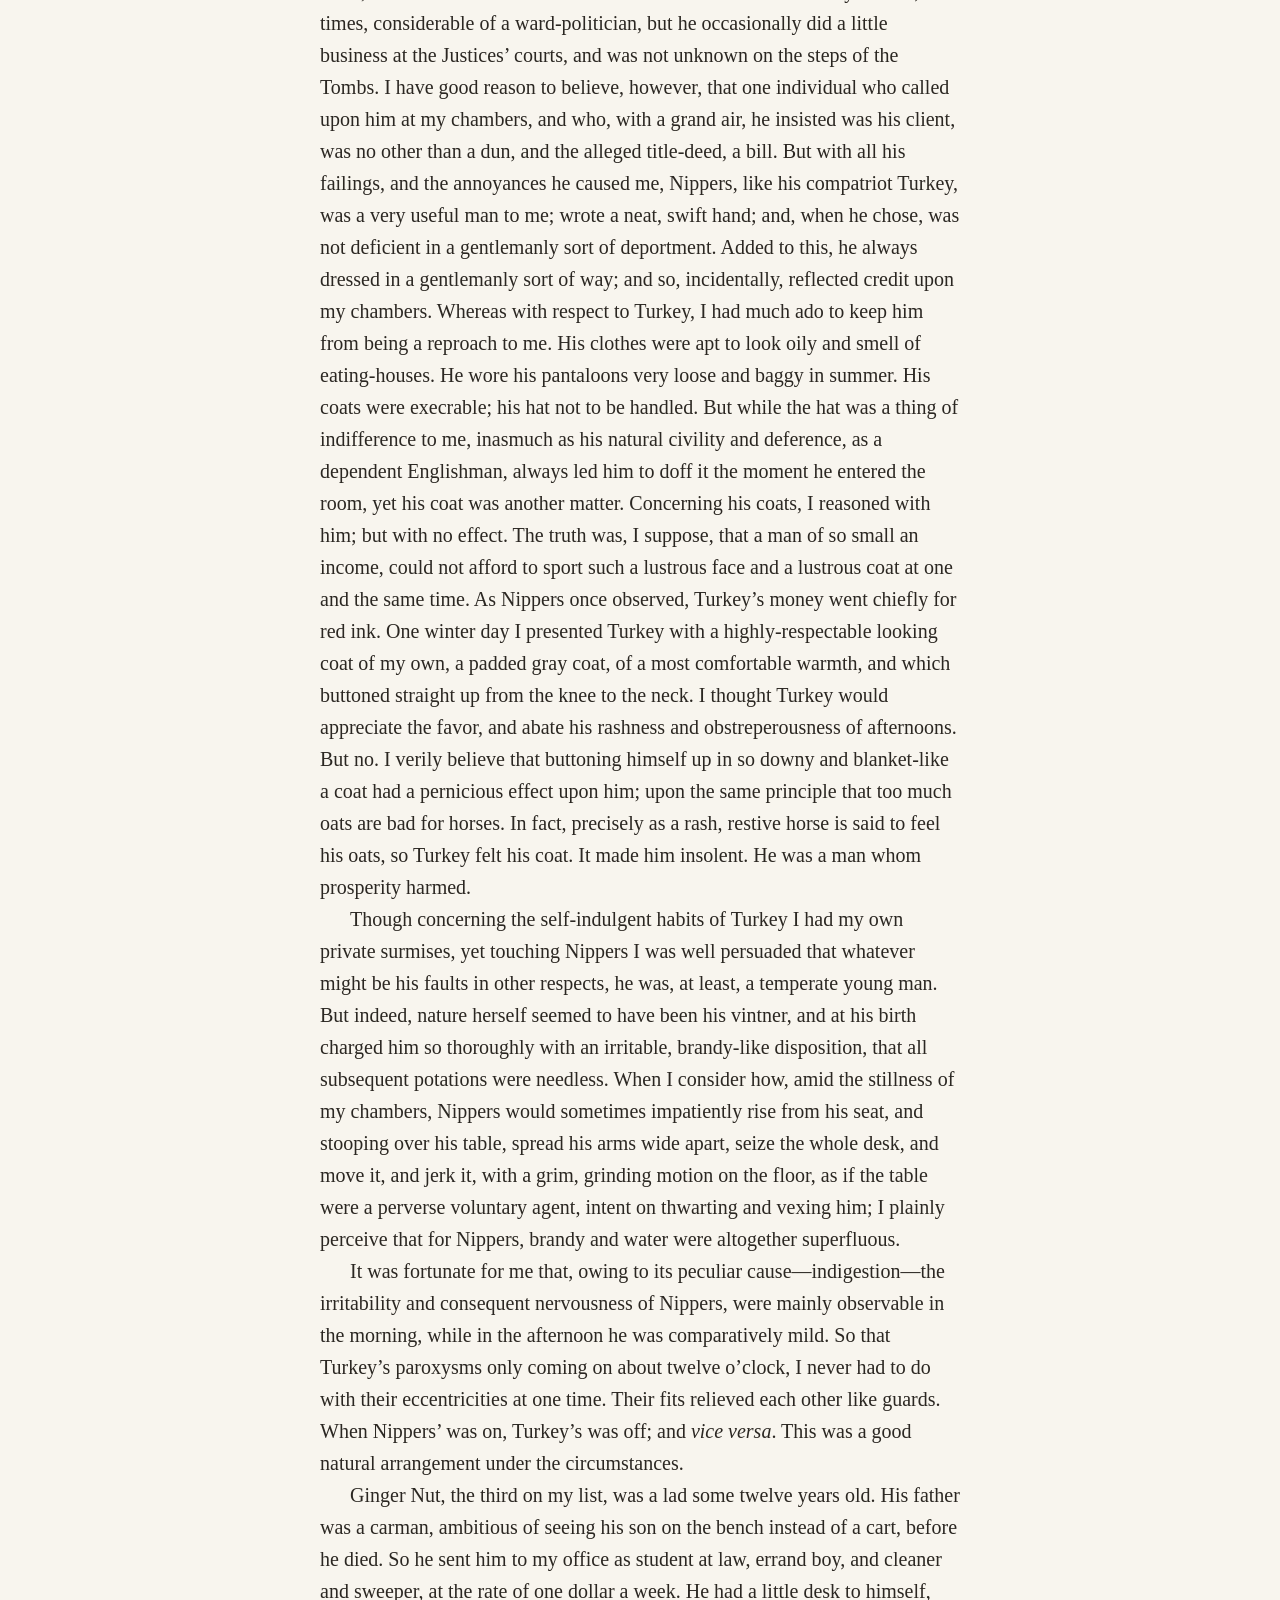
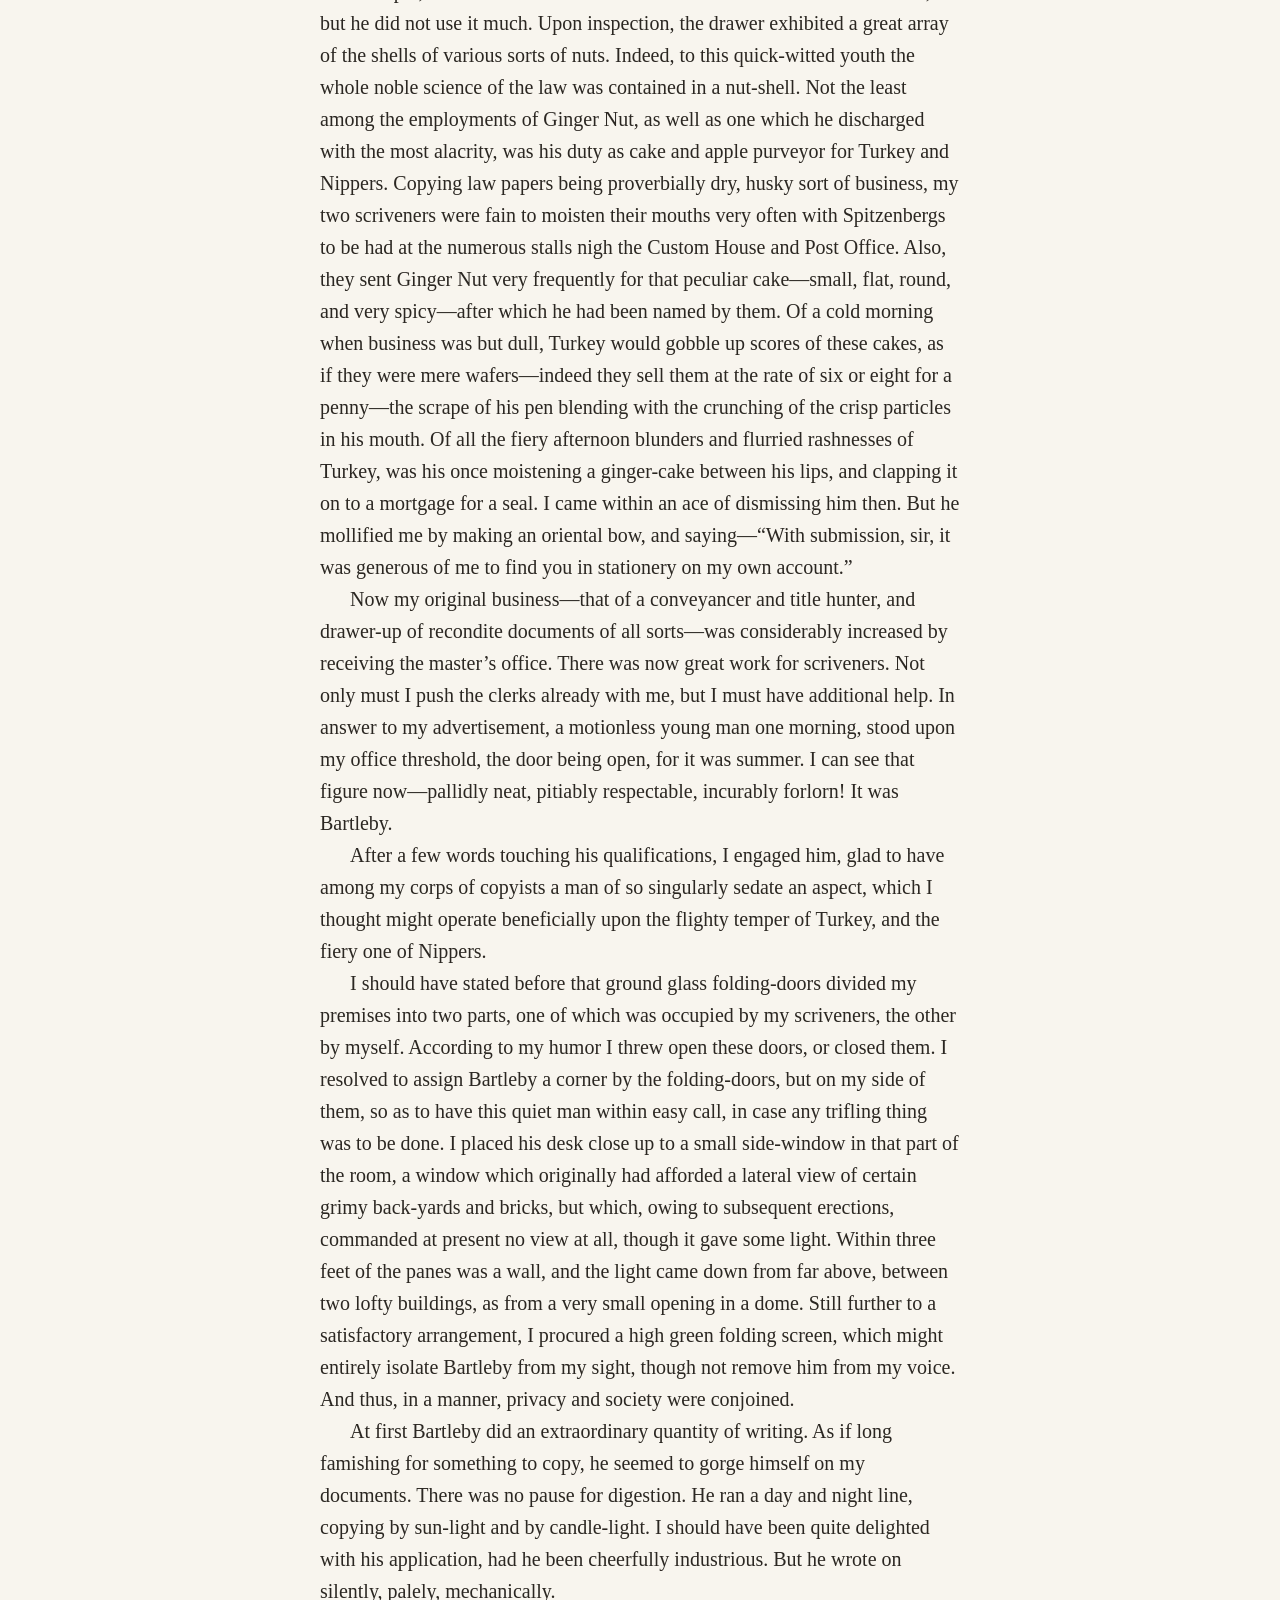
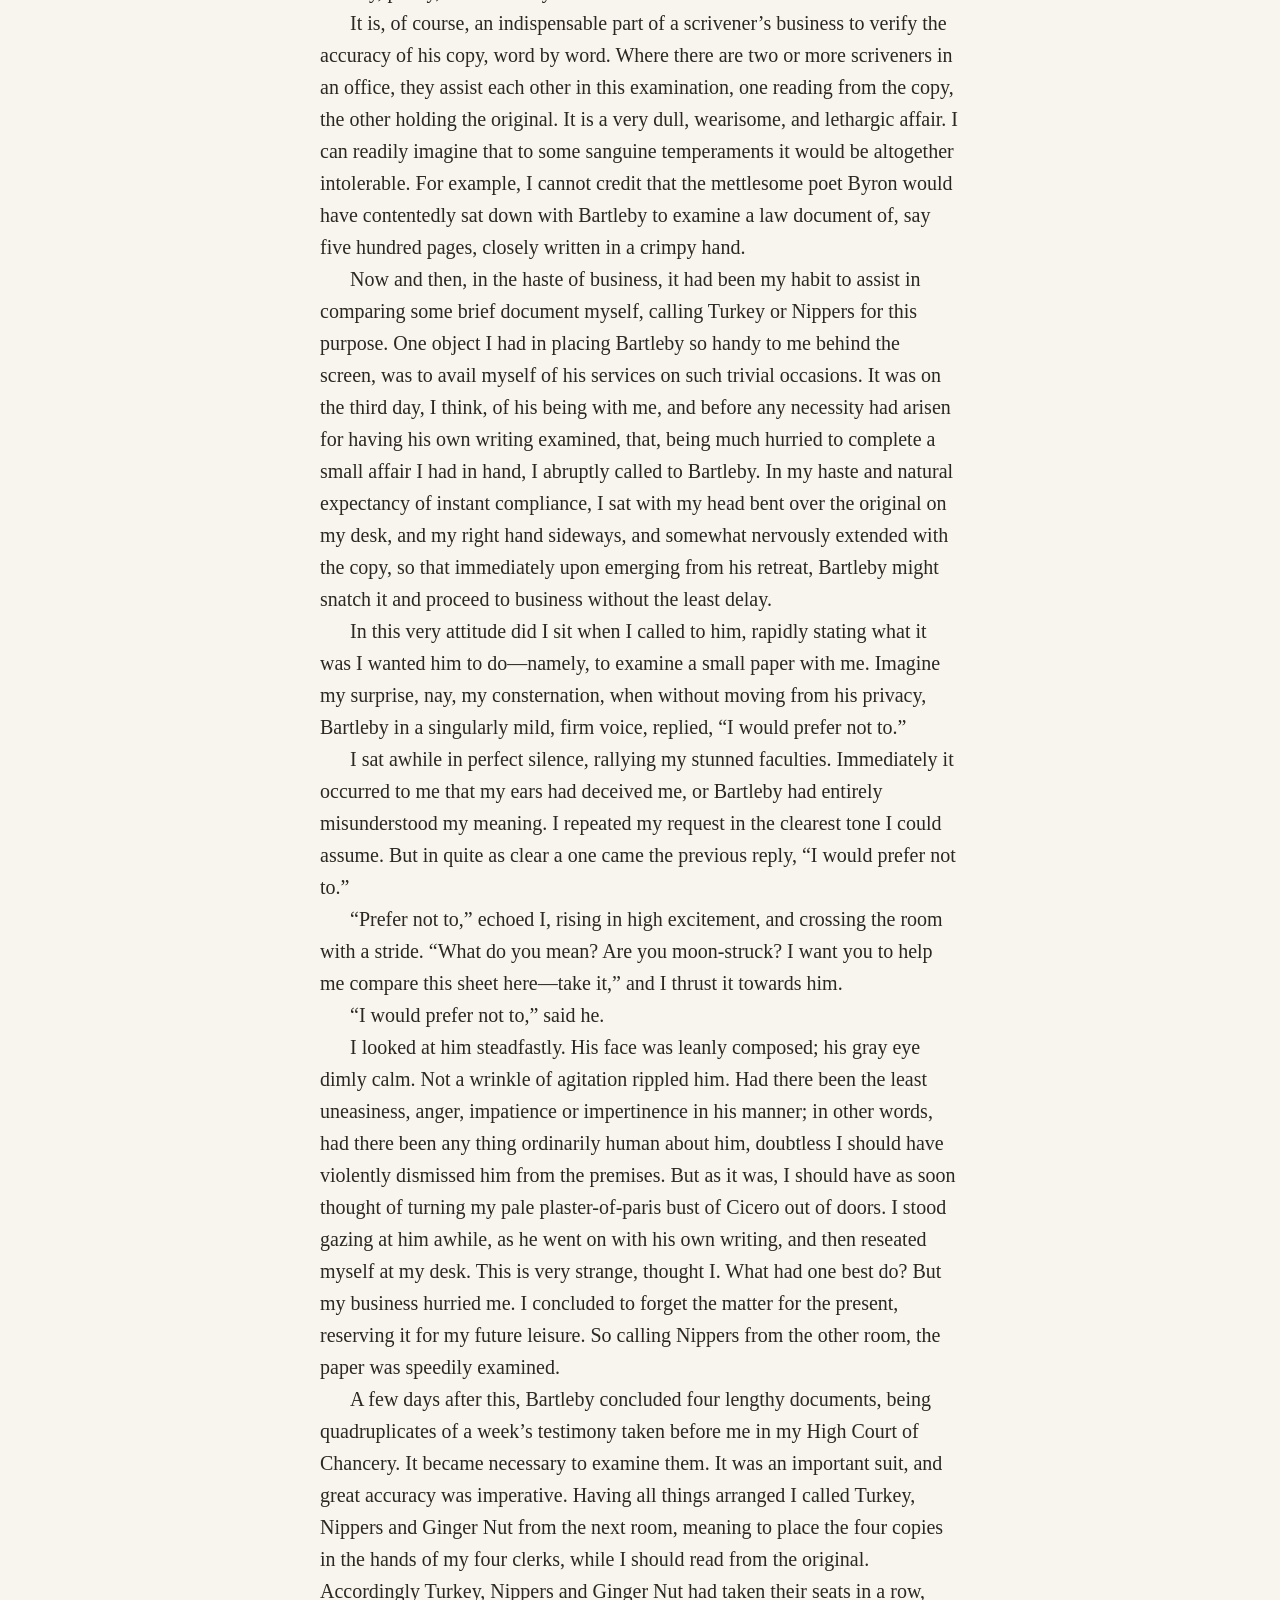
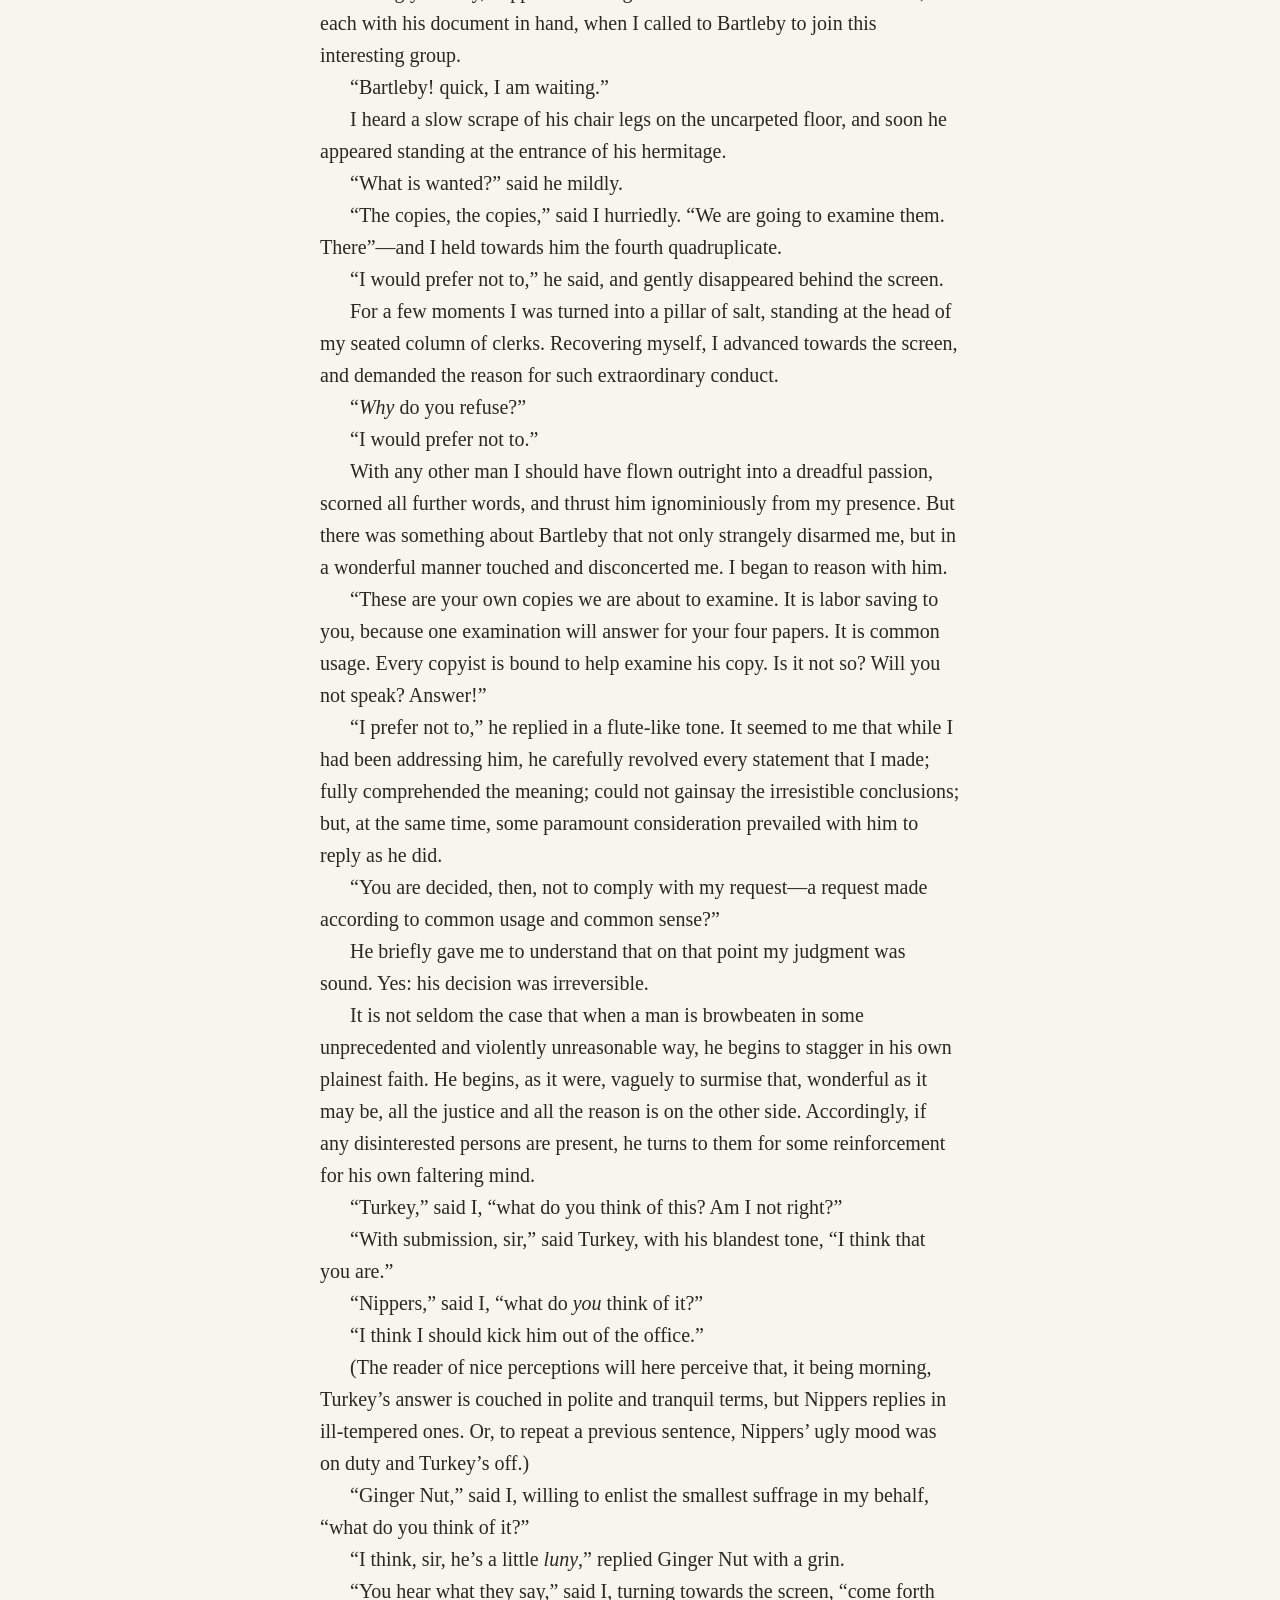
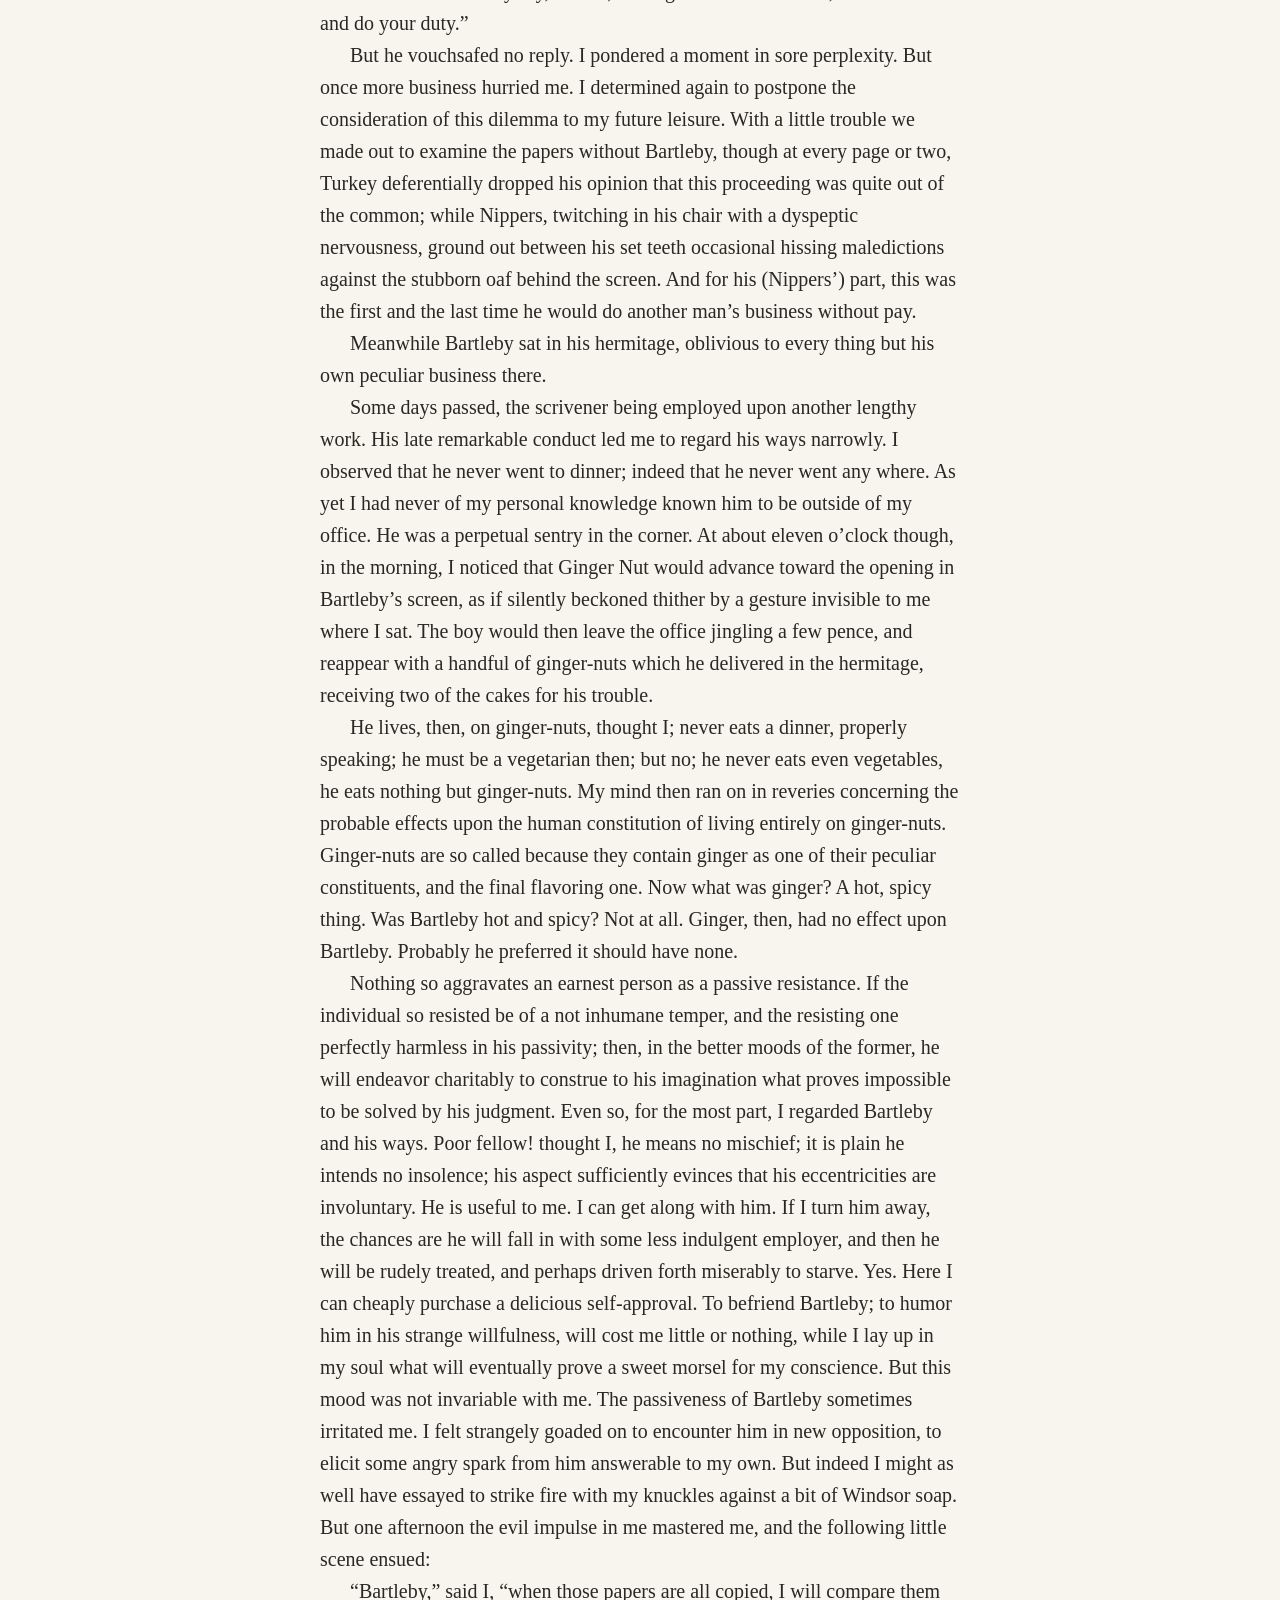
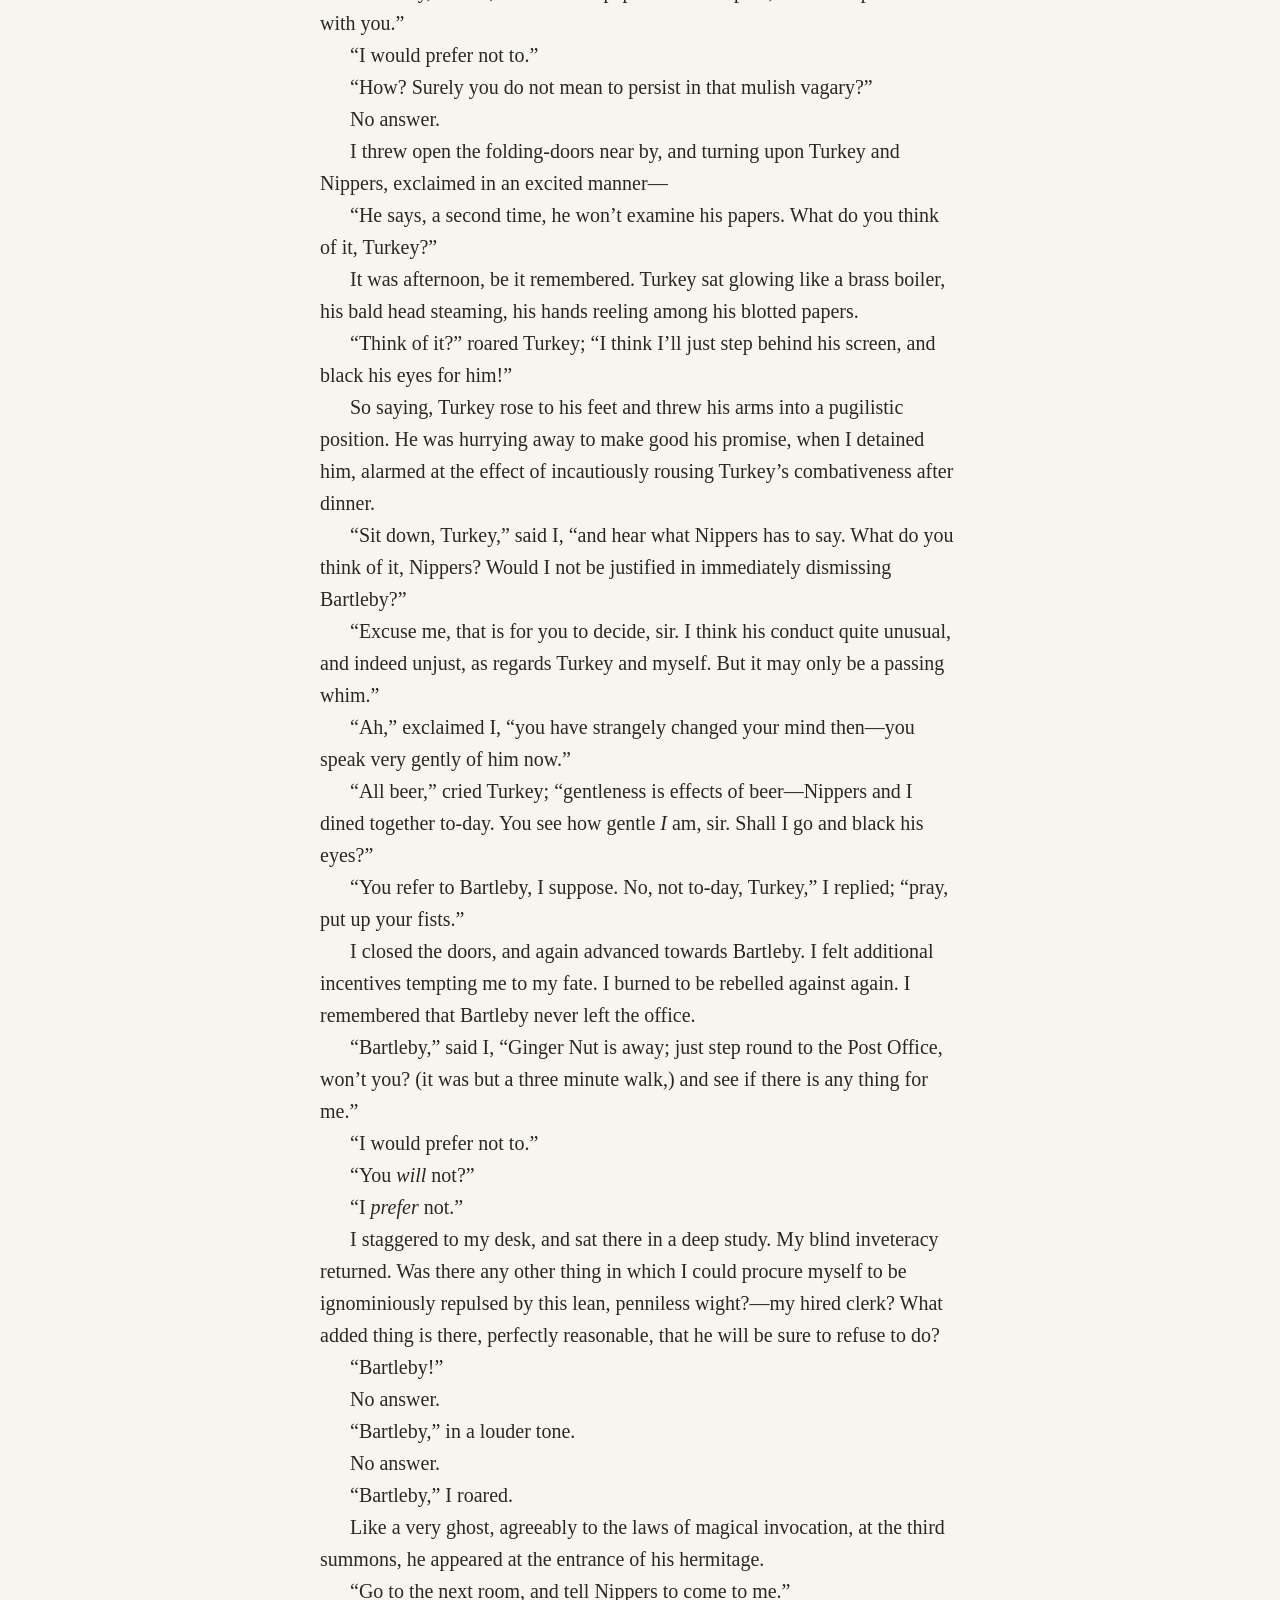
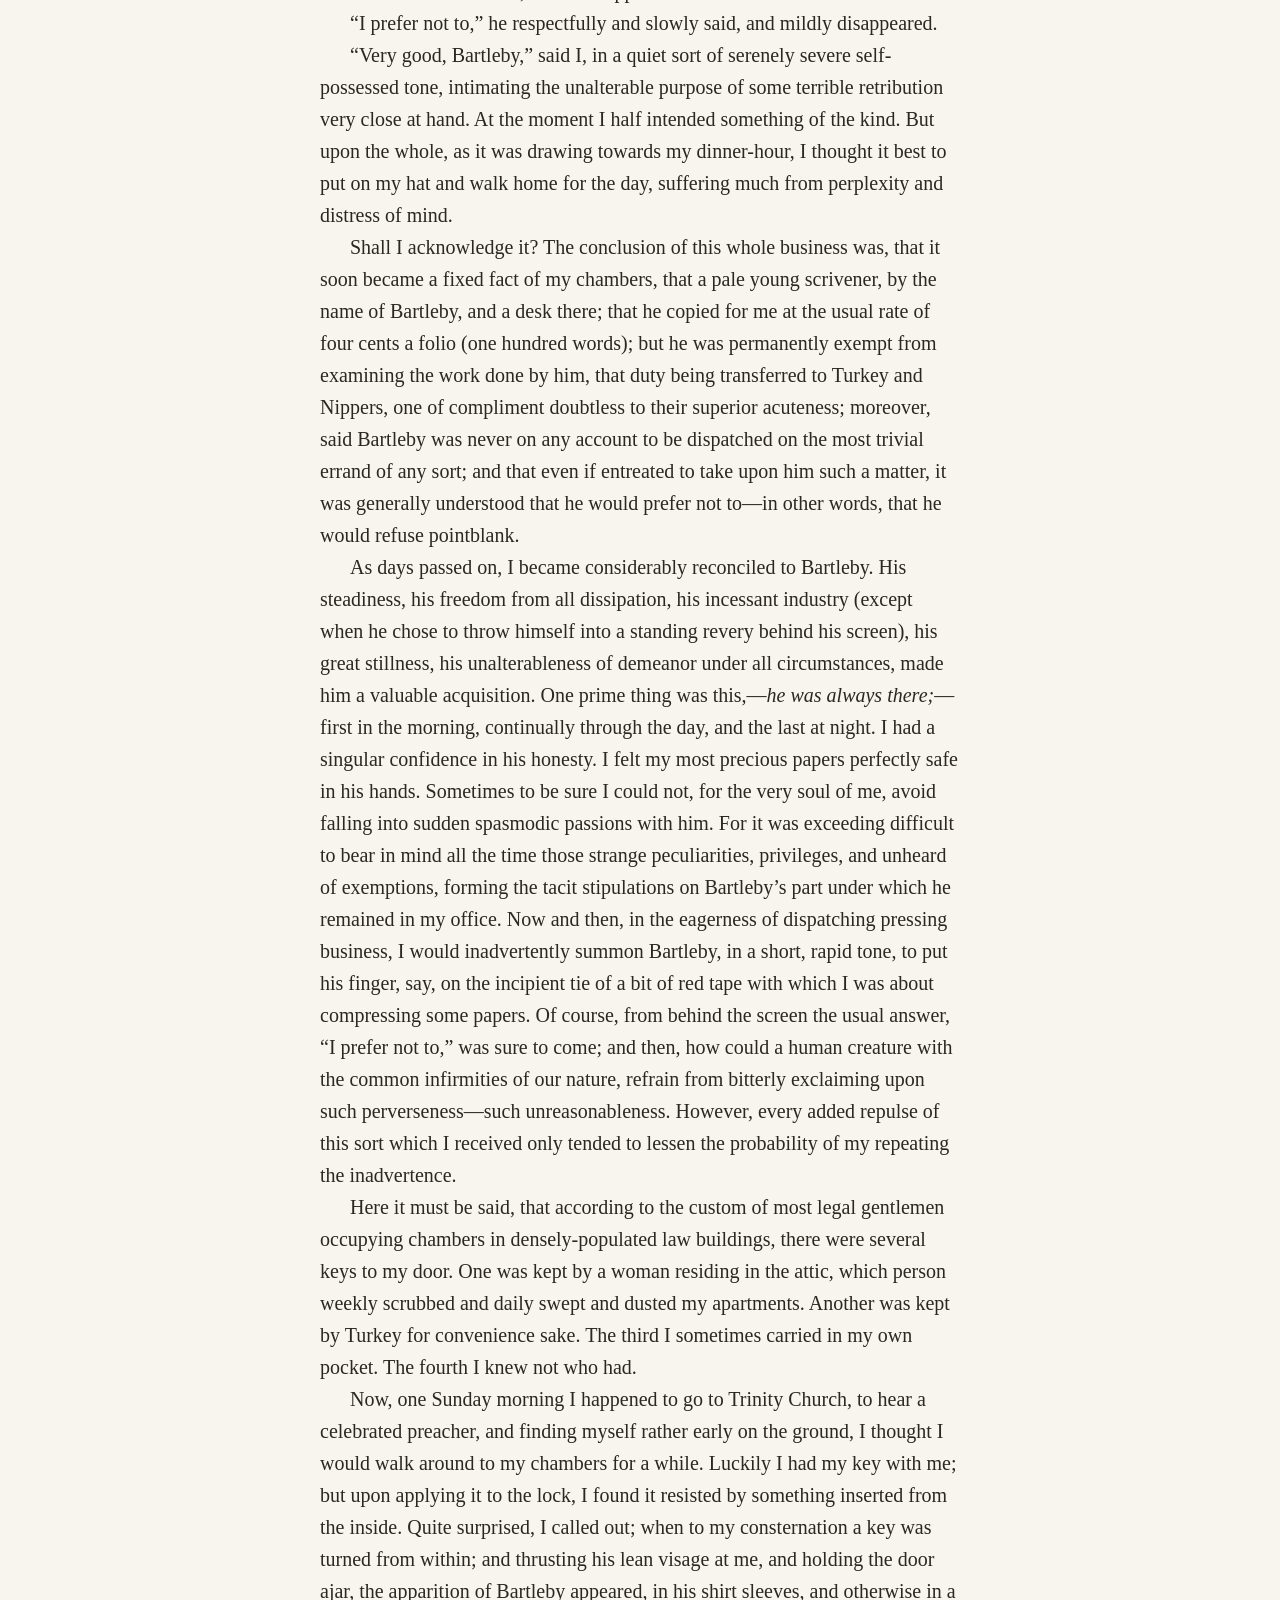
<file: library/bartleby/index.html>
<!DOCTYPE html>
<html lang="en">
<head>
<meta charset="utf-8">
<meta name="viewport" content="width=device-width, initial-scale=1">
<title>Bartleby, the Scrivener</title>
<style>
:root {
  --bg: #f8f5ee; --fg: #2b2722; --muted: #8a8174; --rule: #d9d2c4;
  --accent: #8b3a2b; --bar: rgba(248,245,238,.92);
  --fs: 20px; --measure: 34em; --lh: 1.6;
  --serif: "Iowan Old Style", "Charter", "Palatino", "Book Antiqua", Georgia, serif;
  --sans: -apple-system, "Helvetica Neue", "Segoe UI", sans-serif;
  --font: var(--serif);
  color-scheme: light;
}
:root[data-theme="sepia"] { --bg:#f1e7d0; --fg:#433422; --muted:#8c7a5e; --rule:#d8c8a6; --accent:#8b3a2b; --bar:rgba(241,231,208,.92); }
@media (prefers-color-scheme: dark) {
  :root:not([data-theme="light"]):not([data-theme="sepia"]) {
    --bg:#161513; --fg:#d6d0c4; --muted:#7d766b; --rule:#34312c; --accent:#d08a6e; --bar:rgba(22,21,19,.92); color-scheme: dark;
  }
}
:root[data-theme="dark"] { --bg:#161513; --fg:#d6d0c4; --muted:#7d766b; --rule:#34312c; --accent:#d08a6e; --bar:rgba(22,21,19,.92); color-scheme: dark; }
:root[data-font="sans"] { --font: var(--sans); }

* { box-sizing: border-box; }
html { -webkit-text-size-adjust: 100%; }
body {
  margin: 0; background: var(--bg); color: var(--fg);
  font-family: var(--font); font-size: var(--fs); line-height: var(--lh);
  font-kerning: normal; font-variant-ligatures: common-ligatures; text-rendering: optimizeLegibility;
  transition: background .2s, color .2s;
}
main { max-width: var(--measure); margin: 0 auto; padding: 5.5rem 1.25rem 6rem; }
header.title { text-align: center; margin: 2rem 0 3.5rem; }
header.title h1 { font-weight: 400; font-size: 2.2em; line-height: 1.15; margin: 0 0 .4em; letter-spacing: .01em; }
header.title .sub { font-variant: small-caps; letter-spacing: .12em; color: var(--muted); font-size: .85em; margin: 0 0 1.4em; }
header.title .by { font-style: italic; margin: 0; }
article p { margin: 0; text-indent: 1.5em; hyphens: auto; -webkit-hyphens: auto; text-align: var(--align, left); }
article p:first-child, article hr + p { text-indent: 0; }
article p:first-child::first-letter { float: left; font-size: 3.4em; line-height: .85; padding: .06em .08em 0 0; color: var(--accent); }
:root[data-spacing="blocks"] article p { text-indent: 0; margin-bottom: .9em; }
@media (max-width: 600px) { :root { --fs: 18px; } main { padding: 4.5rem 1rem 4rem; } header.title { margin: 1rem 0 2.5rem; } header.title h1 { font-size: 1.9em; } article p { text-indent: 1.2em; } }
hr.break { border: 0; text-align: center; margin: 2em 0; height: 1.6em; }
hr.break::after { content: "⁂"; color: var(--muted); font-size: 1.1em; }
footer { margin-top: 4rem; padding-top: 1.5rem; border-top: 1px solid var(--rule); color: var(--muted); font-size: .7em; text-align: center; font-family: var(--sans); }
footer a { color: inherit; }
.end { text-align: center; color: var(--muted); margin-top: 2.5em; letter-spacing: .3em; }

/* toolbar */
#bar {
  position: fixed; top: 0; left: 0; right: 0; z-index: 10;
  display: flex; align-items: center; justify-content: space-between; gap: .5rem;
  padding: .45rem .75rem; background: var(--bar); backdrop-filter: blur(8px); -webkit-backdrop-filter: blur(8px);
  border-bottom: 1px solid var(--rule); font-family: var(--sans); font-size: 14px; color: var(--muted);
  transition: transform .25s ease;
}
#bar.hidden { transform: translateY(-100%); }
#bar .t { white-space: nowrap; overflow: hidden; text-overflow: ellipsis; min-width: 0; }
#bar .ctl { display: flex; gap: .25rem; flex-shrink: 0; }
#bar button {
  font: inherit; color: var(--fg); background: transparent; border: 1px solid var(--rule);
  border-radius: 6px; min-width: 2.1rem; height: 2rem; padding: 0 .5rem; cursor: pointer;
}
#bar button:hover { border-color: var(--muted); }
#bar button:focus-visible { outline: 2px solid var(--accent); outline-offset: 1px; }
#progress { position: fixed; top: 0; left: 0; height: 2px; width: 0; background: var(--accent); z-index: 11; }
#panel {
  position: fixed; top: 3rem; right: .75rem; z-index: 12; width: 20rem; max-width: calc(100vw - 1.5rem);
  background: var(--bg); color: var(--fg); border: 1px solid var(--rule); border-radius: 10px;
  padding: .9rem 1rem; font-family: var(--sans); font-size: 14px; box-shadow: 0 8px 30px rgba(0,0,0,.15);
}
#panel[hidden] { display: none; }
#panel .row { display: flex; align-items: center; justify-content: space-between; gap: .5rem; margin: .55rem 0; }
#panel .seg { display: flex; border: 1px solid var(--rule); border-radius: 6px; overflow: hidden; }
#panel .seg button { font: inherit; color: var(--fg); background: transparent; border: 0; padding: .35rem .5rem; cursor: pointer; white-space: nowrap; }
#settings { font-size: 17px !important; }
@media (max-width: 600px) { #bar button { height: 2.5rem; min-width: 2.5rem; } #panel { top: 3.5rem; } #panel .seg button { padding: .5rem .5rem; } }
@media (hover: none) { #panel .hint { display: none; } }
#panel .seg button + button { border-left: 1px solid var(--rule); }
#panel .seg button[aria-pressed="true"] { background: var(--fg); color: var(--bg); }
#panel .hint { color: var(--muted); font-size: 12px; margin-top: .8rem; line-height: 1.4; }
#pct { font-variant-numeric: tabular-nums; }
@media print { #bar, #panel, #progress { display: none; } main { padding-top: 0; } body { background: #fff; color: #000; } }
</style>
<script>
// apply saved prefs before paint
(function(){try{var p=JSON.parse(localStorage.getItem("reader-prefs")||"{}"),r=document.documentElement;
if(p.theme&&p.theme!=="auto")r.dataset.theme=p.theme;if(p.font)r.dataset.font=p.font;if(p.spacing)r.dataset.spacing=p.spacing;
if(p.fs)r.style.setProperty("--fs",p.fs+"px");if(p.measure)r.style.setProperty("--measure",p.measure+"em");
if(p.align)r.style.setProperty("--align",p.align);}catch(e){}})();
</script>
</head>
<body>
<div id="progress"></div>
<div id="bar">
  <span class="t">Bartleby, the Scrivener · <span id="pct">0%</span></span>
  <span class="ctl">
    <button id="smaller" title="Smaller text (−)" aria-label="Smaller text">A−</button>
    <button id="larger" title="Larger text (+)" aria-label="Larger text">A+</button>
    <button id="theme" title="Cycle theme (t)" aria-label="Cycle theme">◐</button>
    <button id="settings" title="Settings (s)" aria-label="Settings" aria-expanded="false">⚙︎</button>
  </span>
</div>
<div id="panel" hidden>
  <div class="row"><span>Theme</span><span class="seg" data-key="theme">
    <button data-v="auto">Auto</button><button data-v="light">Light</button><button data-v="sepia">Sepia</button><button data-v="dark">Dark</button></span></div>
  <div class="row"><span>Font</span><span class="seg" data-key="font">
    <button data-v="serif">Serif</button><button data-v="sans">Sans</button></span></div>
  <div class="row"><span>Width</span><span class="seg" data-key="measure">
    <button data-v="30">Narrow</button><button data-v="34">Normal</button><button data-v="38">Wide</button></span></div>
  <div class="row"><span>Align</span><span class="seg" data-key="align">
    <button data-v="left">Ragged</button><button data-v="justify">Justified</button></span></div>
  <div class="row"><span>Paragraphs</span><span class="seg" data-key="spacing">
    <button data-v="indent">Indent</button><button data-v="blocks">Spaced</button></span></div>
  <div class="row"><span>Size</span><span id="fsval"></span></div>
  <div class="hint">Keys: <b>+</b>/<b>−</b> size · <b>t</b> theme · <b>s</b> settings · <b>0</b> reset. Your place and settings are remembered.</div>
</div>

<main>
<header class="title">
  <h1>Bartleby, the Scrivener</h1>
  <p class="sub">A Story of Wall-Street</p>
  <p class="by">Herman Melville</p>
</header>
<article>
<p>I am a rather elderly man. The nature of my avocations for the last thirty years has brought me into more than ordinary contact with what would seem an interesting and somewhat singular set of men, of whom as yet nothing that I know of has ever been written:&mdash;I mean the law-copyists or scriveners. I have known very many of them, professionally and privately, and if I pleased, could relate divers histories, at which good-natured gentlemen might smile, and sentimental souls might weep. But I waive the biographies of all other scriveners for a few passages in the life of Bartleby, who was a scrivener of the strangest I ever saw or heard of. While of other law-copyists I might write the complete life, of Bartleby nothing of that sort can be done. I believe that no materials exist for a full and satisfactory biography of this man. It is an irreparable loss to literature. Bartleby was one of those beings of whom nothing is ascertainable, except from the original sources, and in his case those are very small. What my own astonished eyes saw of Bartleby, <i>that</i> is all I know of him, except, indeed, one vague report which will appear in the sequel.</p>
<p>Ere introducing the scrivener, as he first appeared to me, it is fit I make some mention of myself, my employés, my business, my chambers, and general surroundings; because some such description is indispensable to an adequate understanding of the chief character about to be presented.</p>
<p>Imprimis: I am a man who, from his youth upwards, has been filled with a profound conviction that the easiest way of life is the best. Hence, though I belong to a profession proverbially energetic and nervous, even to turbulence, at times, yet nothing of that sort have I ever suffered to invade my peace. I am one of those unambitious lawyers who never addresses a jury, or in any way draws down public applause; but in the cool tranquility of a snug retreat, do a snug business among rich men&rsquo;s bonds and mortgages and title-deeds. All who know me, consider me an eminently <i>safe</i> man. The late John Jacob Astor, a personage little given to poetic enthusiasm, had no hesitation in pronouncing my first grand point to be prudence; my next, method. I do not speak it in vanity, but simply record the fact, that I was not unemployed in my profession by the late John Jacob Astor; a name which, I admit, I love to repeat, for it hath a rounded and orbicular sound to it, and rings like unto bullion. I will freely add, that I was not insensible to the late John Jacob Astor&rsquo;s good opinion.</p>
<p>Some time prior to the period at which this little history begins, my avocations had been largely increased. The good old office, now extinct in the State of New York, of a Master in Chancery, had been conferred upon me. It was not a very arduous office, but very pleasantly remunerative. I seldom lose my temper; much more seldom indulge in dangerous indignation at wrongs and outrages; but I must be permitted to be rash here and declare, that I consider the sudden and violent abrogation of the office of Master in Chancery, by the new Constitution, as a&mdash;premature act; inasmuch as I had counted upon a life-lease of the profits, whereas I only received those of a few short years. But this is by the way.</p>
<p>My chambers were up stairs at No.&mdash;Wall-street. At one end they looked upon the white wall of the interior of a spacious sky-light shaft, penetrating the building from top to bottom. This view might have been considered rather tame than otherwise, deficient in what landscape painters call &ldquo;life.&rdquo; But if so, the view from the other end of my chambers offered, at least, a contrast, if nothing more. In that direction my windows commanded an unobstructed view of a lofty brick wall, black by age and everlasting shade; which wall required no spy-glass to bring out its lurking beauties, but for the benefit of all near-sighted spectators, was pushed up to within ten feet of my window panes. Owing to the great height of the surrounding buildings, and my chambers being on the second floor, the interval between this wall and mine not a little resembled a huge square cistern.</p>
<p>At the period just preceding the advent of Bartleby, I had two persons as copyists in my employment, and a promising lad as an office-boy. First, Turkey; second, Nippers; third, Ginger Nut. These may seem names, the like of which are not usually found in the Directory. In truth they were nicknames, mutually conferred upon each other by my three clerks, and were deemed expressive of their respective persons or characters. Turkey was a short, pursy Englishman of about my own age, that is, somewhere not far from sixty. In the morning, one might say, his face was of a fine florid hue, but after twelve o&rsquo;clock, meridian&mdash;his dinner hour&mdash;it blazed like a grate full of Christmas coals; and continued blazing&mdash;but, as it were, with a gradual wane&mdash;till 6 o&rsquo;clock, P.M. or thereabouts, after which I saw no more of the proprietor of the face, which gaining its meridian with the sun, seemed to set with it, to rise, culminate, and decline the following day, with the like regularity and undiminished glory. There are many singular coincidences I have known in the course of my life, not the least among which was the fact, that exactly when Turkey displayed his fullest beams from his red and radiant countenance, just then, too, at that critical moment, began the daily period when I considered his business capacities as seriously disturbed for the remainder of the twenty-four hours. Not that he was absolutely idle, or averse to business then; far from it. The difficulty was, he was apt to be altogether too energetic. There was a strange, inflamed, flurried, flighty recklessness of activity about him. He would be incautious in dipping his pen into his inkstand. All his blots upon my documents, were dropped there after twelve o&rsquo;clock, meridian. Indeed, not only would he be reckless and sadly given to making blots in the afternoon, but some days he went further, and was rather noisy. At such times, too, his face flamed with augmented blazonry, as if cannel coal had been heaped on anthracite. He made an unpleasant racket with his chair; spilled his sand-box; in mending his pens, impatiently split them all to pieces, and threw them on the floor in a sudden passion; stood up and leaned over his table, boxing his papers about in a most indecorous manner, very sad to behold in an elderly man like him. Nevertheless, as he was in many ways a most valuable person to me, and all the time before twelve o&rsquo;clock, meridian, was the quickest, steadiest creature too, accomplishing a great deal of work in a style not easy to be matched&mdash;for these reasons, I was willing to overlook his eccentricities, though indeed, occasionally, I remonstrated with him. I did this very gently, however, because, though the civilest, nay, the blandest and most reverential of men in the morning, yet in the afternoon he was disposed, upon provocation, to be slightly rash with his tongue, in fact, insolent. Now, valuing his morning services as I did, and resolved not to lose them; yet, at the same time made uncomfortable by his inflamed ways after twelve o&rsquo;clock; and being a man of peace, unwilling by my admonitions to call forth unseemly retorts from him; I took upon me, one Saturday noon (he was always worse on Saturdays), to hint to him, very kindly, that perhaps now that he was growing old, it might be well to abridge his labors; in short, he need not come to my chambers after twelve o&rsquo;clock, but, dinner over, had best go home to his lodgings and rest himself till teatime. But no; he insisted upon his afternoon devotions. His countenance became intolerably fervid, as he oratorically assured me&mdash;gesticulating with a long ruler at the other end of the room&mdash;that if his services in the morning were useful, how indispensable, then, in the afternoon?</p>
<p>&ldquo;With submission, sir,&rdquo; said Turkey on this occasion, &ldquo;I consider myself your right-hand man. In the morning I but marshal and deploy my columns; but in the afternoon I put myself at their head, and gallantly charge the foe, thus!&rdquo;&mdash;and he made a violent thrust with the ruler.</p>
<p>&ldquo;But the blots, Turkey,&rdquo; intimated I.</p>
<p>&ldquo;True,&mdash;but, with submission, sir, behold these hairs! I am getting old. Surely, sir, a blot or two of a warm afternoon is not to be severely urged against gray hairs. Old age&mdash;even if it blot the page&mdash;is honorable. With submission, sir, we <i>both</i> are getting old.&rdquo;</p>
<p>This appeal to my fellow-feeling was hardly to be resisted. At all events, I saw that go he would not. So I made up my mind to let him stay, resolving, nevertheless, to see to it, that during the afternoon he had to do with my less important papers.</p>
<p>Nippers, the second on my list, was a whiskered, sallow, and, upon the whole, rather piratical-looking young man of about five and twenty. I always deemed him the victim of two evil powers&mdash;ambition and indigestion. The ambition was evinced by a certain impatience of the duties of a mere copyist, an unwarrantable usurpation of strictly professional affairs, such as the original drawing up of legal documents. The indigestion seemed betokened in an occasional nervous testiness and grinning irritability, causing the teeth to audibly grind together over mistakes committed in copying; unnecessary maledictions, hissed, rather than spoken, in the heat of business; and especially by a continual discontent with the height of the table where he worked. Though of a very ingenious mechanical turn, Nippers could never get this table to suit him. He put chips under it, blocks of various sorts, bits of pasteboard, and at last went so far as to attempt an exquisite adjustment by final pieces of folded blotting paper. But no invention would answer. If, for the sake of easing his back, he brought the table lid at a sharp angle well up towards his chin, and wrote there like a man using the steep roof of a Dutch house for his desk:&mdash;then he declared that it stopped the circulation in his arms. If now he lowered the table to his waistbands, and stooped over it in writing, then there was a sore aching in his back. In short, the truth of the matter was, Nippers knew not what he wanted. Or, if he wanted any thing, it was to be rid of a scrivener&rsquo;s table altogether. Among the manifestations of his diseased ambition was a fondness he had for receiving visits from certain ambiguous-looking fellows in seedy coats, whom he called his clients. Indeed I was aware that not only was he, at times, considerable of a ward-politician, but he occasionally did a little business at the Justices&rsquo; courts, and was not unknown on the steps of the Tombs. I have good reason to believe, however, that one individual who called upon him at my chambers, and who, with a grand air, he insisted was his client, was no other than a dun, and the alleged title-deed, a bill. But with all his failings, and the annoyances he caused me, Nippers, like his compatriot Turkey, was a very useful man to me; wrote a neat, swift hand; and, when he chose, was not deficient in a gentlemanly sort of deportment. Added to this, he always dressed in a gentlemanly sort of way; and so, incidentally, reflected credit upon my chambers. Whereas with respect to Turkey, I had much ado to keep him from being a reproach to me. His clothes were apt to look oily and smell of eating-houses. He wore his pantaloons very loose and baggy in summer. His coats were execrable; his hat not to be handled. But while the hat was a thing of indifference to me, inasmuch as his natural civility and deference, as a dependent Englishman, always led him to doff it the moment he entered the room, yet his coat was another matter. Concerning his coats, I reasoned with him; but with no effect. The truth was, I suppose, that a man of so small an income, could not afford to sport such a lustrous face and a lustrous coat at one and the same time. As Nippers once observed, Turkey&rsquo;s money went chiefly for red ink. One winter day I presented Turkey with a highly-respectable looking coat of my own, a padded gray coat, of a most comfortable warmth, and which buttoned straight up from the knee to the neck. I thought Turkey would appreciate the favor, and abate his rashness and obstreperousness of afternoons. But no. I verily believe that buttoning himself up in so downy and blanket-like a coat had a pernicious effect upon him; upon the same principle that too much oats are bad for horses. In fact, precisely as a rash, restive horse is said to feel his oats, so Turkey felt his coat. It made him insolent. He was a man whom prosperity harmed.</p>
<p>Though concerning the self-indulgent habits of Turkey I had my own private surmises, yet touching Nippers I was well persuaded that whatever might be his faults in other respects, he was, at least, a temperate young man. But indeed, nature herself seemed to have been his vintner, and at his birth charged him so thoroughly with an irritable, brandy-like disposition, that all subsequent potations were needless. When I consider how, amid the stillness of my chambers, Nippers would sometimes impatiently rise from his seat, and stooping over his table, spread his arms wide apart, seize the whole desk, and move it, and jerk it, with a grim, grinding motion on the floor, as if the table were a perverse voluntary agent, intent on thwarting and vexing him; I plainly perceive that for Nippers, brandy and water were altogether superfluous.</p>
<p>It was fortunate for me that, owing to its peculiar cause&mdash;indigestion&mdash;the irritability and consequent nervousness of Nippers, were mainly observable in the morning, while in the afternoon he was comparatively mild. So that Turkey&rsquo;s paroxysms only coming on about twelve o&rsquo;clock, I never had to do with their eccentricities at one time. Their fits relieved each other like guards. When Nippers&rsquo; was on, Turkey&rsquo;s was off; and <i>vice versa</i>. This was a good natural arrangement under the circumstances.</p>
<p>Ginger Nut, the third on my list, was a lad some twelve years old. His father was a carman, ambitious of seeing his son on the bench instead of a cart, before he died. So he sent him to my office as student at law, errand boy, and cleaner and sweeper, at the rate of one dollar a week. He had a little desk to himself, but he did not use it much. Upon inspection, the drawer exhibited a great array of the shells of various sorts of nuts. Indeed, to this quick-witted youth the whole noble science of the law was contained in a nut-shell. Not the least among the employments of Ginger Nut, as well as one which he discharged with the most alacrity, was his duty as cake and apple purveyor for Turkey and Nippers. Copying law papers being proverbially dry, husky sort of business, my two scriveners were fain to moisten their mouths very often with Spitzenbergs to be had at the numerous stalls nigh the Custom House and Post Office. Also, they sent Ginger Nut very frequently for that peculiar cake&mdash;small, flat, round, and very spicy&mdash;after which he had been named by them. Of a cold morning when business was but dull, Turkey would gobble up scores of these cakes, as if they were mere wafers&mdash;indeed they sell them at the rate of six or eight for a penny&mdash;the scrape of his pen blending with the crunching of the crisp particles in his mouth. Of all the fiery afternoon blunders and flurried rashnesses of Turkey, was his once moistening a ginger-cake between his lips, and clapping it on to a mortgage for a seal. I came within an ace of dismissing him then. But he mollified me by making an oriental bow, and saying&mdash;&ldquo;With submission, sir, it was generous of me to find you in stationery on my own account.&rdquo;</p>
<p>Now my original business&mdash;that of a conveyancer and title hunter, and drawer-up of recondite documents of all sorts&mdash;was considerably increased by receiving the master&rsquo;s office. There was now great work for scriveners. Not only must I push the clerks already with me, but I must have additional help. In answer to my advertisement, a motionless young man one morning, stood upon my office threshold, the door being open, for it was summer. I can see that figure now&mdash;pallidly neat, pitiably respectable, incurably forlorn! It was Bartleby.</p>
<p>After a few words touching his qualifications, I engaged him, glad to have among my corps of copyists a man of so singularly sedate an aspect, which I thought might operate beneficially upon the flighty temper of Turkey, and the fiery one of Nippers.</p>
<p>I should have stated before that ground glass folding-doors divided my premises into two parts, one of which was occupied by my scriveners, the other by myself. According to my humor I threw open these doors, or closed them. I resolved to assign Bartleby a corner by the folding-doors, but on my side of them, so as to have this quiet man within easy call, in case any trifling thing was to be done. I placed his desk close up to a small side-window in that part of the room, a window which originally had afforded a lateral view of certain grimy back-yards and bricks, but which, owing to subsequent erections, commanded at present no view at all, though it gave some light. Within three feet of the panes was a wall, and the light came down from far above, between two lofty buildings, as from a very small opening in a dome. Still further to a satisfactory arrangement, I procured a high green folding screen, which might entirely isolate Bartleby from my sight, though not remove him from my voice. And thus, in a manner, privacy and society were conjoined.</p>
<p>At first Bartleby did an extraordinary quantity of writing. As if long famishing for something to copy, he seemed to gorge himself on my documents. There was no pause for digestion. He ran a day and night line, copying by sun-light and by candle-light. I should have been quite delighted with his application, had he been cheerfully industrious. But he wrote on silently, palely, mechanically.</p>
<p>It is, of course, an indispensable part of a scrivener&rsquo;s business to verify the accuracy of his copy, word by word. Where there are two or more scriveners in an office, they assist each other in this examination, one reading from the copy, the other holding the original. It is a very dull, wearisome, and lethargic affair. I can readily imagine that to some sanguine temperaments it would be altogether intolerable. For example, I cannot credit that the mettlesome poet Byron would have contentedly sat down with Bartleby to examine a law document of, say five hundred pages, closely written in a crimpy hand.</p>
<p>Now and then, in the haste of business, it had been my habit to assist in comparing some brief document myself, calling Turkey or Nippers for this purpose. One object I had in placing Bartleby so handy to me behind the screen, was to avail myself of his services on such trivial occasions. It was on the third day, I think, of his being with me, and before any necessity had arisen for having his own writing examined, that, being much hurried to complete a small affair I had in hand, I abruptly called to Bartleby. In my haste and natural expectancy of instant compliance, I sat with my head bent over the original on my desk, and my right hand sideways, and somewhat nervously extended with the copy, so that immediately upon emerging from his retreat, Bartleby might snatch it and proceed to business without the least delay.</p>
<p>In this very attitude did I sit when I called to him, rapidly stating what it was I wanted him to do&mdash;namely, to examine a small paper with me. Imagine my surprise, nay, my consternation, when without moving from his privacy, Bartleby in a singularly mild, firm voice, replied, &ldquo;I would prefer not to.&rdquo;</p>
<p>I sat awhile in perfect silence, rallying my stunned faculties. Immediately it occurred to me that my ears had deceived me, or Bartleby had entirely misunderstood my meaning. I repeated my request in the clearest tone I could assume. But in quite as clear a one came the previous reply, &ldquo;I would prefer not to.&rdquo;</p>
<p>&ldquo;Prefer not to,&rdquo; echoed I, rising in high excitement, and crossing the room with a stride. &ldquo;What do you mean? Are you moon-struck? I want you to help me compare this sheet here&mdash;take it,&rdquo; and I thrust it towards him.</p>
<p>&ldquo;I would prefer not to,&rdquo; said he.</p>
<p>I looked at him steadfastly. His face was leanly composed; his gray eye dimly calm. Not a wrinkle of agitation rippled him. Had there been the least uneasiness, anger, impatience or impertinence in his manner; in other words, had there been any thing ordinarily human about him, doubtless I should have violently dismissed him from the premises. But as it was, I should have as soon thought of turning my pale plaster-of-paris bust of Cicero out of doors. I stood gazing at him awhile, as he went on with his own writing, and then reseated myself at my desk. This is very strange, thought I. What had one best do? But my business hurried me. I concluded to forget the matter for the present, reserving it for my future leisure. So calling Nippers from the other room, the paper was speedily examined.</p>
<p>A few days after this, Bartleby concluded four lengthy documents, being quadruplicates of a week&rsquo;s testimony taken before me in my High Court of Chancery. It became necessary to examine them. It was an important suit, and great accuracy was imperative. Having all things arranged I called Turkey, Nippers and Ginger Nut from the next room, meaning to place the four copies in the hands of my four clerks, while I should read from the original. Accordingly Turkey, Nippers and Ginger Nut had taken their seats in a row, each with his document in hand, when I called to Bartleby to join this interesting group.</p>
<p>&ldquo;Bartleby! quick, I am waiting.&rdquo;</p>
<p>I heard a slow scrape of his chair legs on the uncarpeted floor, and soon he appeared standing at the entrance of his hermitage.</p>
<p>&ldquo;What is wanted?&rdquo; said he mildly.</p>
<p>&ldquo;The copies, the copies,&rdquo; said I hurriedly. &ldquo;We are going to examine them. There&rdquo;&mdash;and I held towards him the fourth quadruplicate.</p>
<p>&ldquo;I would prefer not to,&rdquo; he said, and gently disappeared behind the screen.</p>
<p>For a few moments I was turned into a pillar of salt, standing at the head of my seated column of clerks. Recovering myself, I advanced towards the screen, and demanded the reason for such extraordinary conduct.</p>
<p>&ldquo;<i>Why</i> do you refuse?&rdquo;</p>
<p>&ldquo;I would prefer not to.&rdquo;</p>
<p>With any other man I should have flown outright into a dreadful passion, scorned all further words, and thrust him ignominiously from my presence. But there was something about Bartleby that not only strangely disarmed me, but in a wonderful manner touched and disconcerted me. I began to reason with him.</p>
<p>&ldquo;These are your own copies we are about to examine. It is labor saving to you, because one examination will answer for your four papers. It is common usage. Every copyist is bound to help examine his copy. Is it not so? Will you not speak? Answer!&rdquo;</p>
<p>&ldquo;I prefer not to,&rdquo; he replied in a flute-like tone. It seemed to me that while I had been addressing him, he carefully revolved every statement that I made; fully comprehended the meaning; could not gainsay the irresistible conclusions; but, at the same time, some paramount consideration prevailed with him to reply as he did.</p>
<p>&ldquo;You are decided, then, not to comply with my request&mdash;a request made according to common usage and common sense?&rdquo;</p>
<p>He briefly gave me to understand that on that point my judgment was sound. Yes: his decision was irreversible.</p>
<p>It is not seldom the case that when a man is browbeaten in some unprecedented and violently unreasonable way, he begins to stagger in his own plainest faith. He begins, as it were, vaguely to surmise that, wonderful as it may be, all the justice and all the reason is on the other side. Accordingly, if any disinterested persons are present, he turns to them for some reinforcement for his own faltering mind.</p>
<p>&ldquo;Turkey,&rdquo; said I, &ldquo;what do you think of this? Am I not right?&rdquo;</p>
<p>&ldquo;With submission, sir,&rdquo; said Turkey, with his blandest tone, &ldquo;I think that you are.&rdquo;</p>
<p>&ldquo;Nippers,&rdquo; said I, &ldquo;what do <i>you</i> think of it?&rdquo;</p>
<p>&ldquo;I think I should kick him out of the office.&rdquo;</p>
<p>(The reader of nice perceptions will here perceive that, it being morning, Turkey&rsquo;s answer is couched in polite and tranquil terms, but Nippers replies in ill-tempered ones. Or, to repeat a previous sentence, Nippers&rsquo; ugly mood was on duty and Turkey&rsquo;s off.)</p>
<p>&ldquo;Ginger Nut,&rdquo; said I, willing to enlist the smallest suffrage in my behalf, &ldquo;what do you think of it?&rdquo;</p>
<p>&ldquo;I think, sir, he&rsquo;s a little <i>luny</i>,&rdquo; replied Ginger Nut with a grin.</p>
<p>&ldquo;You hear what they say,&rdquo; said I, turning towards the screen, &ldquo;come forth and do your duty.&rdquo;</p>
<p>But he vouchsafed no reply. I pondered a moment in sore perplexity. But once more business hurried me. I determined again to postpone the consideration of this dilemma to my future leisure. With a little trouble we made out to examine the papers without Bartleby, though at every page or two, Turkey deferentially dropped his opinion that this proceeding was quite out of the common; while Nippers, twitching in his chair with a dyspeptic nervousness, ground out between his set teeth occasional hissing maledictions against the stubborn oaf behind the screen. And for his (Nippers&rsquo;) part, this was the first and the last time he would do another man&rsquo;s business without pay.</p>
<p>Meanwhile Bartleby sat in his hermitage, oblivious to every thing but his own peculiar business there.</p>
<p>Some days passed, the scrivener being employed upon another lengthy work. His late remarkable conduct led me to regard his ways narrowly. I observed that he never went to dinner; indeed that he never went any where. As yet I had never of my personal knowledge known him to be outside of my office. He was a perpetual sentry in the corner. At about eleven o&rsquo;clock though, in the morning, I noticed that Ginger Nut would advance toward the opening in Bartleby&rsquo;s screen, as if silently beckoned thither by a gesture invisible to me where I sat. The boy would then leave the office jingling a few pence, and reappear with a handful of ginger-nuts which he delivered in the hermitage, receiving two of the cakes for his trouble.</p>
<p>He lives, then, on ginger-nuts, thought I; never eats a dinner, properly speaking; he must be a vegetarian then; but no; he never eats even vegetables, he eats nothing but ginger-nuts. My mind then ran on in reveries concerning the probable effects upon the human constitution of living entirely on ginger-nuts. Ginger-nuts are so called because they contain ginger as one of their peculiar constituents, and the final flavoring one. Now what was ginger? A hot, spicy thing. Was Bartleby hot and spicy? Not at all. Ginger, then, had no effect upon Bartleby. Probably he preferred it should have none.</p>
<p>Nothing so aggravates an earnest person as a passive resistance. If the individual so resisted be of a not inhumane temper, and the resisting one perfectly harmless in his passivity; then, in the better moods of the former, he will endeavor charitably to construe to his imagination what proves impossible to be solved by his judgment. Even so, for the most part, I regarded Bartleby and his ways. Poor fellow! thought I, he means no mischief; it is plain he intends no insolence; his aspect sufficiently evinces that his eccentricities are involuntary. He is useful to me. I can get along with him. If I turn him away, the chances are he will fall in with some less indulgent employer, and then he will be rudely treated, and perhaps driven forth miserably to starve. Yes. Here I can cheaply purchase a delicious self-approval. To befriend Bartleby; to humor him in his strange willfulness, will cost me little or nothing, while I lay up in my soul what will eventually prove a sweet morsel for my conscience. But this mood was not invariable with me. The passiveness of Bartleby sometimes irritated me. I felt strangely goaded on to encounter him in new opposition, to elicit some angry spark from him answerable to my own. But indeed I might as well have essayed to strike fire with my knuckles against a bit of Windsor soap. But one afternoon the evil impulse in me mastered me, and the following little scene ensued:</p>
<p>&ldquo;Bartleby,&rdquo; said I, &ldquo;when those papers are all copied, I will compare them with you.&rdquo;</p>
<p>&ldquo;I would prefer not to.&rdquo;</p>
<p>&ldquo;How? Surely you do not mean to persist in that mulish vagary?&rdquo;</p>
<p>No answer.</p>
<p>I threw open the folding-doors near by, and turning upon Turkey and Nippers, exclaimed in an excited manner&mdash;</p>
<p>&ldquo;He says, a second time, he won&rsquo;t examine his papers. What do you think of it, Turkey?&rdquo;</p>
<p>It was afternoon, be it remembered. Turkey sat glowing like a brass boiler, his bald head steaming, his hands reeling among his blotted papers.</p>
<p>&ldquo;Think of it?&rdquo; roared Turkey; &ldquo;I think I&rsquo;ll just step behind his screen, and black his eyes for him!&rdquo;</p>
<p>So saying, Turkey rose to his feet and threw his arms into a pugilistic position. He was hurrying away to make good his promise, when I detained him, alarmed at the effect of incautiously rousing Turkey&rsquo;s combativeness after dinner.</p>
<p>&ldquo;Sit down, Turkey,&rdquo; said I, &ldquo;and hear what Nippers has to say. What do you think of it, Nippers? Would I not be justified in immediately dismissing Bartleby?&rdquo;</p>
<p>&ldquo;Excuse me, that is for you to decide, sir. I think his conduct quite unusual, and indeed unjust, as regards Turkey and myself. But it may only be a passing whim.&rdquo;</p>
<p>&ldquo;Ah,&rdquo; exclaimed I, &ldquo;you have strangely changed your mind then&mdash;you speak very gently of him now.&rdquo;</p>
<p>&ldquo;All beer,&rdquo; cried Turkey; &ldquo;gentleness is effects of beer&mdash;Nippers and I dined together to-day. You see how gentle <i>I</i> am, sir. Shall I go and black his eyes?&rdquo;</p>
<p>&ldquo;You refer to Bartleby, I suppose. No, not to-day, Turkey,&rdquo; I replied; &ldquo;pray, put up your fists.&rdquo;</p>
<p>I closed the doors, and again advanced towards Bartleby. I felt additional incentives tempting me to my fate. I burned to be rebelled against again. I remembered that Bartleby never left the office.</p>
<p>&ldquo;Bartleby,&rdquo; said I, &ldquo;Ginger Nut is away; just step round to the Post Office, won&rsquo;t you? (it was but a three minute walk,) and see if there is any thing for me.&rdquo;</p>
<p>&ldquo;I would prefer not to.&rdquo;</p>
<p>&ldquo;You <i>will</i> not?&rdquo;</p>
<p>&ldquo;I <i>prefer</i> not.&rdquo;</p>
<p>I staggered to my desk, and sat there in a deep study. My blind inveteracy returned. Was there any other thing in which I could procure myself to be ignominiously repulsed by this lean, penniless wight?&mdash;my hired clerk? What added thing is there, perfectly reasonable, that he will be sure to refuse to do?</p>
<p>&ldquo;Bartleby!&rdquo;</p>
<p>No answer.</p>
<p>&ldquo;Bartleby,&rdquo; in a louder tone.</p>
<p>No answer.</p>
<p>&ldquo;Bartleby,&rdquo; I roared.</p>
<p>Like a very ghost, agreeably to the laws of magical invocation, at the third summons, he appeared at the entrance of his hermitage.</p>
<p>&ldquo;Go to the next room, and tell Nippers to come to me.&rdquo;</p>
<p>&ldquo;I prefer not to,&rdquo; he respectfully and slowly said, and mildly disappeared.</p>
<p>&ldquo;Very good, Bartleby,&rdquo; said I, in a quiet sort of serenely severe self-possessed tone, intimating the unalterable purpose of some terrible retribution very close at hand. At the moment I half intended something of the kind. But upon the whole, as it was drawing towards my dinner-hour, I thought it best to put on my hat and walk home for the day, suffering much from perplexity and distress of mind.</p>
<p>Shall I acknowledge it? The conclusion of this whole business was, that it soon became a fixed fact of my chambers, that a pale young scrivener, by the name of Bartleby, and a desk there; that he copied for me at the usual rate of four cents a folio (one hundred words); but he was permanently exempt from examining the work done by him, that duty being transferred to Turkey and Nippers, one of compliment doubtless to their superior acuteness; moreover, said Bartleby was never on any account to be dispatched on the most trivial errand of any sort; and that even if entreated to take upon him such a matter, it was generally understood that he would prefer not to&mdash;in other words, that he would refuse pointblank.</p>
<p>As days passed on, I became considerably reconciled to Bartleby. His steadiness, his freedom from all dissipation, his incessant industry (except when he chose to throw himself into a standing revery behind his screen), his great stillness, his unalterableness of demeanor under all circumstances, made him a valuable acquisition. One prime thing was this,&mdash;<i>he was always there;</i>&mdash;first in the morning, continually through the day, and the last at night. I had a singular confidence in his honesty. I felt my most precious papers perfectly safe in his hands. Sometimes to be sure I could not, for the very soul of me, avoid falling into sudden spasmodic passions with him. For it was exceeding difficult to bear in mind all the time those strange peculiarities, privileges, and unheard of exemptions, forming the tacit stipulations on Bartleby&rsquo;s part under which he remained in my office. Now and then, in the eagerness of dispatching pressing business, I would inadvertently summon Bartleby, in a short, rapid tone, to put his finger, say, on the incipient tie of a bit of red tape with which I was about compressing some papers. Of course, from behind the screen the usual answer, &ldquo;I prefer not to,&rdquo; was sure to come; and then, how could a human creature with the common infirmities of our nature, refrain from bitterly exclaiming upon such perverseness&mdash;such unreasonableness. However, every added repulse of this sort which I received only tended to lessen the probability of my repeating the inadvertence.</p>
<p>Here it must be said, that according to the custom of most legal gentlemen occupying chambers in densely-populated law buildings, there were several keys to my door. One was kept by a woman residing in the attic, which person weekly scrubbed and daily swept and dusted my apartments. Another was kept by Turkey for convenience sake. The third I sometimes carried in my own pocket. The fourth I knew not who had.</p>
<p>Now, one Sunday morning I happened to go to Trinity Church, to hear a celebrated preacher, and finding myself rather early on the ground, I thought I would walk around to my chambers for a while. Luckily I had my key with me; but upon applying it to the lock, I found it resisted by something inserted from the inside. Quite surprised, I called out; when to my consternation a key was turned from within; and thrusting his lean visage at me, and holding the door ajar, the apparition of Bartleby appeared, in his shirt sleeves, and otherwise in a strangely tattered dishabille, saying quietly that he was sorry, but he was deeply engaged just then, and&mdash;preferred not admitting me at present. In a brief word or two, he moreover added, that perhaps I had better walk round the block two or three times, and by that time he would probably have concluded his affairs.</p>
<p>Now, the utterly unsurmised appearance of Bartleby, tenanting my law-chambers of a Sunday morning, with his cadaverously gentlemanly <i>nonchalance</i>, yet withal firm and self-possessed, had such a strange effect upon me, that incontinently I slunk away from my own door, and did as desired. But not without sundry twinges of impotent rebellion against the mild effrontery of this unaccountable scrivener. Indeed, it was his wonderful mildness chiefly, which not only disarmed me, but unmanned me, as it were. For I consider that one, for the time, is a sort of unmanned when he tranquilly permits his hired clerk to dictate to him, and order him away from his own premises. Furthermore, I was full of uneasiness as to what Bartleby could possibly be doing in my office in his shirt sleeves, and in an otherwise dismantled condition of a Sunday morning. Was any thing amiss going on? Nay, that was out of the question. It was not to be thought of for a moment that Bartleby was an immoral person. But what could he be doing there?&mdash;copying? Nay again, whatever might be his eccentricities, Bartleby was an eminently decorous person. He would be the last man to sit down to his desk in any state approaching to nudity. Besides, it was Sunday; and there was something about Bartleby that forbade the supposition that he would by any secular occupation violate the proprieties of the day.</p>
<p>Nevertheless, my mind was not pacified; and full of a restless curiosity, at last I returned to the door. Without hindrance I inserted my key, opened it, and entered. Bartleby was not to be seen. I looked round anxiously, peeped behind his screen; but it was very plain that he was gone. Upon more closely examining the place, I surmised that for an indefinite period Bartleby must have ate, dressed, and slept in my office, and that too without plate, mirror, or bed. The cushioned seat of a rickety old sofa in one corner bore the faint impress of a lean, reclining form. Rolled away under his desk, I found a blanket; under the empty grate, a blacking box and brush; on a chair, a tin basin, with soap and a ragged towel; in a newspaper a few crumbs of ginger-nuts and a morsel of cheese. Yes, thought I, it is evident enough that Bartleby has been making his home here, keeping bachelor&rsquo;s hall all by himself. Immediately then the thought came sweeping across me, What miserable friendlessness and loneliness are here revealed! His poverty is great; but his solitude, how horrible! Think of it. Of a Sunday, Wall-street is deserted as Petra; and every night of every day it is an emptiness. This building too, which of week-days hums with industry and life, at nightfall echoes with sheer vacancy, and all through Sunday is forlorn. And here Bartleby makes his home; sole spectator of a solitude which he has seen all populous&mdash;a sort of innocent and transformed Marius brooding among the ruins of Carthage!</p>
<p>For the first time in my life a feeling of overpowering stinging melancholy seized me. Before, I had never experienced aught but a not-unpleasing sadness. The bond of a common humanity now drew me irresistibly to gloom. A fraternal melancholy! For both I and Bartleby were sons of Adam. I remembered the bright silks and sparkling faces I had seen that day, in gala trim, swan-like sailing down the Mississippi of Broadway; and I contrasted them with the pallid copyist, and thought to myself, Ah, happiness courts the light, so we deem the world is gay; but misery hides aloof, so we deem that misery there is none. These sad fancyings&mdash;chimeras, doubtless, of a sick and silly brain&mdash;led on to other and more special thoughts, concerning the eccentricities of Bartleby. Presentiments of strange discoveries hovered round me. The scrivener&rsquo;s pale form appeared to me laid out, among uncaring strangers, in its shivering winding sheet.</p>
<p>Suddenly I was attracted by Bartleby&rsquo;s closed desk, the key in open sight left in the lock.</p>
<p>I mean no mischief, seek the gratification of no heartless curiosity, thought I; besides, the desk is mine, and its contents too, so I will make bold to look within. Every thing was methodically arranged, the papers smoothly placed. The pigeon holes were deep, and removing the files of documents, I groped into their recesses. Presently I felt something there, and dragged it out. It was an old bandanna handkerchief, heavy and knotted. I opened it, and saw it was a savings&rsquo; bank.</p>
<p>I now recalled all the quiet mysteries which I had noted in the man. I remembered that he never spoke but to answer; that though at intervals he had considerable time to himself, yet I had never seen him reading&mdash;no, not even a newspaper; that for long periods he would stand looking out, at his pale window behind the screen, upon the dead brick wall; I was quite sure he never visited any refectory or eating house; while his pale face clearly indicated that he never drank beer like Turkey, or tea and coffee even, like other men; that he never went any where in particular that I could learn; never went out for a walk, unless indeed that was the case at present; that he had declined telling who he was, or whence he came, or whether he had any relatives in the world; that though so thin and pale, he never complained of ill health. And more than all, I remembered a certain unconscious air of pallid&mdash;how shall I call it?&mdash;of pallid haughtiness, say, or rather an austere reserve about him, which had positively awed me into my tame compliance with his eccentricities, when I had feared to ask him to do the slightest incidental thing for me, even though I might know, from his long-continued motionlessness, that behind his screen he must be standing in one of those dead-wall reveries of his.</p>
<p>Revolving all these things, and coupling them with the recently discovered fact that he made my office his constant abiding place and home, and not forgetful of his morbid moodiness; revolving all these things, a prudential feeling began to steal over me. My first emotions had been those of pure melancholy and sincerest pity; but just in proportion as the forlornness of Bartleby grew and grew to my imagination, did that same melancholy merge into fear, that pity into repulsion. So true it is, and so terrible too, that up to a certain point the thought or sight of misery enlists our best affections; but, in certain special cases, beyond that point it does not. They err who would assert that invariably this is owing to the inherent selfishness of the human heart. It rather proceeds from a certain hopelessness of remedying excessive and organic ill. To a sensitive being, pity is not seldom pain. And when at last it is perceived that such pity cannot lead to effectual succor, common sense bids the soul rid of it. What I saw that morning persuaded me that the scrivener was the victim of innate and incurable disorder. I might give alms to his body; but his body did not pain him; it was his soul that suffered, and his soul I could not reach.</p>
<p>I did not accomplish the purpose of going to Trinity Church that morning. Somehow, the things I had seen disqualified me for the time from church-going. I walked homeward, thinking what I would do with Bartleby. Finally, I resolved upon this;&mdash;I would put certain calm questions to him the next morning, touching his history, etc., and if he declined to answer them openly and unreservedly (and I supposed he would prefer not), then to give him a twenty dollar bill over and above whatever I might owe him, and tell him his services were no longer required; but that if in any other way I could assist him, I would be happy to do so, especially if he desired to return to his native place, wherever that might be, I would willingly help to defray the expenses. Moreover, if, after reaching home, he found himself at any time in want of aid, a letter from him would be sure of a reply.</p>
<p>The next morning came.</p>
<p>&ldquo;Bartleby,&rdquo; said I, gently calling to him behind his screen.</p>
<p>No reply.</p>
<p>&ldquo;Bartleby,&rdquo; said I, in a still gentler tone, &ldquo;come here; I am not going to ask you to do any thing you would prefer not to do&mdash;I simply wish to speak to you.&rdquo;</p>
<p>Upon this he noiselessly slid into view.</p>
<p>&ldquo;Will you tell me, Bartleby, where you were born?&rdquo;</p>
<p>&ldquo;I would prefer not to.&rdquo;</p>
<p>&ldquo;Will you tell me <i>any thing</i> about yourself?&rdquo;</p>
<p>&ldquo;I would prefer not to.&rdquo;</p>
<p>&ldquo;But what reasonable objection can you have to speak to me? I feel friendly towards you.&rdquo;</p>
<p>He did not look at me while I spoke, but kept his glance fixed upon my bust of Cicero, which as I then sat, was directly behind me, some six inches above my head.</p>
<p>&ldquo;What is your answer, Bartleby?&rdquo; said I, after waiting a considerable time for a reply, during which his countenance remained immovable, only there was the faintest conceivable tremor of the white attenuated mouth.</p>
<p>&ldquo;At present I prefer to give no answer,&rdquo; he said, and retired into his hermitage.</p>
<p>It was rather weak in me I confess, but his manner on this occasion nettled me. Not only did there seem to lurk in it a certain calm disdain, but his perverseness seemed ungrateful, considering the undeniable good usage and indulgence he had received from me.</p>
<p>Again I sat ruminating what I should do. Mortified as I was at his behavior, and resolved as I had been to dismiss him when I entered my offices, nevertheless I strangely felt something superstitious knocking at my heart, and forbidding me to carry out my purpose, and denouncing me for a villain if I dared to breathe one bitter word against this forlornest of mankind. At last, familiarly drawing my chair behind his screen, I sat down and said: &ldquo;Bartleby, never mind then about revealing your history; but let me entreat you, as a friend, to comply as far as may be with the usages of this office. Say now you will help to examine papers to-morrow or next day: in short, say now that in a day or two you will begin to be a little reasonable:&mdash;say so, Bartleby.&rdquo;</p>
<p>&ldquo;At present I would prefer not to be a little reasonable,&rdquo; was his mildly cadaverous reply.</p>
<p>Just then the folding-doors opened, and Nippers approached. He seemed suffering from an unusually bad night&rsquo;s rest, induced by severer indigestion than common. He overheard those final words of Bartleby.</p>
<p>&ldquo;<i>Prefer not</i>, eh?&rdquo; gritted Nippers&mdash;&ldquo;I&rsquo;d <i>prefer</i> him, if I were you, sir,&rdquo; addressing me&mdash;&ldquo;I&rsquo;d <i>prefer</i> him; I&rsquo;d give him preferences, the stubborn mule! What is it, sir, pray, that he <i>prefers</i> not to do now?&rdquo;</p>
<p>Bartleby moved not a limb.</p>
<p>&ldquo;Mr. Nippers,&rdquo; said I, &ldquo;I&rsquo;d prefer that you would withdraw for the present.&rdquo;</p>
<p>Somehow, of late I had got into the way of involuntarily using this word &ldquo;prefer&rdquo; upon all sorts of not exactly suitable occasions. And I trembled to think that my contact with the scrivener had already and seriously affected me in a mental way. And what further and deeper aberration might it not yet produce? This apprehension had not been without efficacy in determining me to summary means.</p>
<p>As Nippers, looking very sour and sulky, was departing, Turkey blandly and deferentially approached.</p>
<p>&ldquo;With submission, sir,&rdquo; said he, &ldquo;yesterday I was thinking about Bartleby here, and I think that if he would but prefer to take a quart of good ale every day, it would do much towards mending him, and enabling him to assist in examining his papers.&rdquo;</p>
<p>&ldquo;So you have got the word too,&rdquo; said I, slightly excited.</p>
<p>&ldquo;With submission, what word, sir,&rdquo; asked Turkey, respectfully crowding himself into the contracted space behind the screen, and by so doing, making me jostle the scrivener. &ldquo;What word, sir?&rdquo;</p>
<p>&ldquo;I would prefer to be left alone here,&rdquo; said Bartleby, as if offended at being mobbed in his privacy.</p>
<p>&ldquo;<i>That&rsquo;s</i> the word, Turkey,&rdquo; said I&mdash;&ldquo;that&rsquo;s it.&rdquo;</p>
<p>&ldquo;Oh, <i>prefer</i>? oh yes&mdash;queer word. I never use it myself. But, sir, as I was saying, if he would but prefer&mdash;&rdquo;</p>
<p>&ldquo;Turkey,&rdquo; interrupted I, &ldquo;you will please withdraw.&rdquo;</p>
<p>&ldquo;Oh certainly, sir, if you prefer that I should.&rdquo;</p>
<p>As he opened the folding-door to retire, Nippers at his desk caught a glimpse of me, and asked whether I would prefer to have a certain paper copied on blue paper or white. He did not in the least roguishly accent the word prefer. It was plain that it involuntarily rolled from his tongue. I thought to myself, surely I must get rid of a demented man, who already has in some degree turned the tongues, if not the heads of myself and clerks. But I thought it prudent not to break the dismission at once.</p>
<p>The next day I noticed that Bartleby did nothing but stand at his window in his dead-wall revery. Upon asking him why he did not write, he said that he had decided upon doing no more writing.</p>
<p>&ldquo;Why, how now? what next?&rdquo; exclaimed I, &ldquo;do no more writing?&rdquo;</p>
<p>&ldquo;No more.&rdquo;</p>
<p>&ldquo;And what is the reason?&rdquo;</p>
<p>&ldquo;Do you not see the reason for yourself,&rdquo; he indifferently replied.</p>
<p>I looked steadfastly at him, and perceived that his eyes looked dull and glazed. Instantly it occurred to me, that his unexampled diligence in copying by his dim window for the first few weeks of his stay with me might have temporarily impaired his vision.</p>
<p>I was touched. I said something in condolence with him. I hinted that of course he did wisely in abstaining from writing for a while; and urged him to embrace that opportunity of taking wholesome exercise in the open air. This, however, he did not do. A few days after this, my other clerks being absent, and being in a great hurry to dispatch certain letters by the mail, I thought that, having nothing else earthly to do, Bartleby would surely be less inflexible than usual, and carry these letters to the post-office. But he blankly declined. So, much to my inconvenience, I went myself.</p>
<p>Still added days went by. Whether Bartleby&rsquo;s eyes improved or not, I could not say. To all appearance, I thought they did. But when I asked him if they did, he vouchsafed no answer. At all events, he would do no copying. At last, in reply to my urgings, he informed me that he had permanently given up copying.</p>
<p>&ldquo;What!&rdquo; exclaimed I; &ldquo;suppose your eyes should get entirely well&mdash;better than ever before&mdash;would you not copy then?&rdquo;</p>
<p>&ldquo;I have given up copying,&rdquo; he answered, and slid aside.</p>
<p>He remained as ever, a fixture in my chamber. Nay&mdash;if that were possible&mdash;he became still more of a fixture than before. What was to be done? He would do nothing in the office: why should he stay there? In plain fact, he had now become a millstone to me, not only useless as a necklace, but afflictive to bear. Yet I was sorry for him. I speak less than truth when I say that, on his own account, he occasioned me uneasiness. If he would but have named a single relative or friend, I would instantly have written, and urged their taking the poor fellow away to some convenient retreat. But he seemed alone, absolutely alone in the universe. A bit of wreck in the mid Atlantic. At length, necessities connected with my business tyrannized over all other considerations. Decently as I could, I told Bartleby that in six days&rsquo; time he must unconditionally leave the office. I warned him to take measures, in the interval, for procuring some other abode. I offered to assist him in this endeavor, if he himself would but take the first step towards a removal. &ldquo;And when you finally quit me, Bartleby,&rdquo; added I, &ldquo;I shall see that you go not away entirely unprovided. Six days from this hour, remember.&rdquo;</p>
<p>At the expiration of that period, I peeped behind the screen, and lo! Bartleby was there.</p>
<p>I buttoned up my coat, balanced myself; advanced slowly towards him, touched his shoulder, and said, &ldquo;The time has come; you must quit this place; I am sorry for you; here is money; but you must go.&rdquo;</p>
<p>&ldquo;I would prefer not,&rdquo; he replied, with his back still towards me.</p>
<p>&ldquo;You <i>must</i>.&rdquo;</p>
<p>He remained silent.</p>
<p>Now I had an unbounded confidence in this man&rsquo;s common honesty. He had frequently restored to me sixpences and shillings carelessly dropped upon the floor, for I am apt to be very reckless in such shirt-button affairs. The proceeding then which followed will not be deemed extraordinary.</p>
<p>&ldquo;Bartleby,&rdquo; said I, &ldquo;I owe you twelve dollars on account; here are thirty-two; the odd twenty are yours.&mdash;Will you take it?&rdquo; and I handed the bills towards him.</p>
<p>But he made no motion.</p>
<p>&ldquo;I will leave them here then,&rdquo; putting them under a weight on the table. Then taking my hat and cane and going to the door I tranquilly turned and added&mdash;&ldquo;After you have removed your things from these offices, Bartleby, you will of course lock the door&mdash;since every one is now gone for the day but you&mdash;and if you please, slip your key underneath the mat, so that I may have it in the morning. I shall not see you again; so good-bye to you. If hereafter in your new place of abode I can be of any service to you, do not fail to advise me by letter. Good-bye, Bartleby, and fare you well.&rdquo;</p>
<p>But he answered not a word; like the last column of some ruined temple, he remained standing mute and solitary in the middle of the otherwise deserted room.</p>
<p>As I walked home in a pensive mood, my vanity got the better of my pity. I could not but highly plume myself on my masterly management in getting rid of Bartleby. Masterly I call it, and such it must appear to any dispassionate thinker. The beauty of my procedure seemed to consist in its perfect quietness. There was no vulgar bullying, no bravado of any sort, no choleric hectoring, and striding to and fro across the apartment, jerking out vehement commands for Bartleby to bundle himself off with his beggarly traps. Nothing of the kind. Without loudly bidding Bartleby depart&mdash;as an inferior genius might have done&mdash;I <i>assumed</i> the ground that depart he must; and upon that assumption built all I had to say. The more I thought over my procedure, the more I was charmed with it. Nevertheless, next morning, upon awakening, I had my doubts,&mdash;I had somehow slept off the fumes of vanity. One of the coolest and wisest hours a man has, is just after he awakes in the morning. My procedure seemed as sagacious as ever.&mdash;but only in theory. How it would prove in practice&mdash;there was the rub. It was truly a beautiful thought to have assumed Bartleby&rsquo;s departure; but, after all, that assumption was simply my own, and none of Bartleby&rsquo;s. The great point was, not whether I had assumed that he would quit me, but whether he would prefer so to do. He was more a man of preferences than assumptions.</p>
<p>After breakfast, I walked down town, arguing the probabilities <i>pro</i> and <i>con</i>. One moment I thought it would prove a miserable failure, and Bartleby would be found all alive at my office as usual; the next moment it seemed certain that I should see his chair empty. And so I kept veering about. At the corner of Broadway and Canal-street, I saw quite an excited group of people standing in earnest conversation.</p>
<p>&ldquo;I&rsquo;ll take odds he doesn&rsquo;t,&rdquo; said a voice as I passed.</p>
<p>&ldquo;Doesn&rsquo;t go?&mdash;done!&rdquo; said I, &ldquo;put up your money.&rdquo;</p>
<p>I was instinctively putting my hand in my pocket to produce my own, when I remembered that this was an election day. The words I had overheard bore no reference to Bartleby, but to the success or non-success of some candidate for the mayoralty. In my intent frame of mind, I had, as it were, imagined that all Broadway shared in my excitement, and were debating the same question with me. I passed on, very thankful that the uproar of the street screened my momentary absent-mindedness.</p>
<p>As I had intended, I was earlier than usual at my office door. I stood listening for a moment. All was still. He must be gone. I tried the knob. The door was locked. Yes, my procedure had worked to a charm; he indeed must be vanished. Yet a certain melancholy mixed with this: I was almost sorry for my brilliant success. I was fumbling under the door mat for the key, which Bartleby was to have left there for me, when accidentally my knee knocked against a panel, producing a summoning sound, and in response a voice came to me from within&mdash;&ldquo;Not yet; I am occupied.&rdquo;</p>
<p>It was Bartleby.</p>
<p>I was thunderstruck. For an instant I stood like the man who, pipe in mouth, was killed one cloudless afternoon long ago in Virginia, by a summer lightning; at his own warm open window he was killed, and remained leaning out there upon the dreamy afternoon, till some one touched him, when he fell.</p>
<p>&ldquo;Not gone!&rdquo; I murmured at last. But again obeying that wondrous ascendancy which the inscrutable scrivener had over me, and from which ascendancy, for all my chafing, I could not completely escape, I slowly went down stairs and out into the street, and while walking round the block, considered what I should next do in this unheard-of perplexity. Turn the man out by an actual thrusting I could not; to drive him away by calling him hard names would not do; calling in the police was an unpleasant idea; and yet, permit him to enjoy his cadaverous triumph over me,&mdash;this too I could not think of. What was to be done? or, if nothing could be done, was there any thing further that I could <i>assume</i> in the matter? Yes, as before I had prospectively assumed that Bartleby would depart, so now I might retrospectively assume that departed he was. In the legitimate carrying out of this assumption, I might enter my office in a great hurry, and pretending not to see Bartleby at all, walk straight against him as if he were air. Such a proceeding would in a singular degree have the appearance of a home-thrust. It was hardly possible that Bartleby could withstand such an application of the doctrine of assumptions. But upon second thoughts the success of the plan seemed rather dubious. I resolved to argue the matter over with him again.</p>
<p>&ldquo;Bartleby,&rdquo; said I, entering the office, with a quietly severe expression, &ldquo;I am seriously displeased. I am pained, Bartleby. I had thought better of you. I had imagined you of such a gentlemanly organization, that in any delicate dilemma a slight hint would have suffice&mdash;in short, an assumption. But it appears I am deceived. Why,&rdquo; I added, unaffectedly starting, &ldquo;you have not even touched that money yet,&rdquo; pointing to it, just where I had left it the evening previous.</p>
<p>He answered nothing.</p>
<p>&ldquo;Will you, or will you not, quit me?&rdquo; I now demanded in a sudden passion, advancing close to him.</p>
<p>&ldquo;I would prefer <i>not</i> to quit you,&rdquo; he replied, gently emphasizing the <i>not</i>.</p>
<p>&ldquo;What earthly right have you to stay here? Do you pay any rent? Do you pay my taxes? Or is this property yours?&rdquo;</p>
<p>He answered nothing.</p>
<p>&ldquo;Are you ready to go on and write now? Are your eyes recovered? Could you copy a small paper for me this morning? or help examine a few lines? or step round to the post-office? In a word, will you do any thing at all, to give a coloring to your refusal to depart the premises?&rdquo;</p>
<p>He silently retired into his hermitage.</p>
<p>I was now in such a state of nervous resentment that I thought it but prudent to check myself at present from further demonstrations. Bartleby and I were alone. I remembered the tragedy of the unfortunate Adams and the still more unfortunate Colt in the solitary office of the latter; and how poor Colt, being dreadfully incensed by Adams, and imprudently permitting himself to get wildly excited, was at unawares hurried into his fatal act&mdash;an act which certainly no man could possibly deplore more than the actor himself. Often it had occurred to me in my ponderings upon the subject, that had that altercation taken place in the public street, or at a private residence, it would not have terminated as it did. It was the circumstance of being alone in a solitary office, up stairs, of a building entirely unhallowed by humanizing domestic associations&mdash;an uncarpeted office, doubtless, of a dusty, haggard sort of appearance;&mdash;this it must have been, which greatly helped to enhance the irritable desperation of the hapless Colt.</p>
<p>But when this old Adam of resentment rose in me and tempted me concerning Bartleby, I grappled him and threw him. How? Why, simply by recalling the divine injunction: &ldquo;A new commandment give I unto you, that ye love one another.&rdquo; Yes, this it was that saved me. Aside from higher considerations, charity often operates as a vastly wise and prudent principle&mdash;a great safeguard to its possessor. Men have committed murder for jealousy&rsquo;s sake, and anger&rsquo;s sake, and hatred&rsquo;s sake, and selfishness&rsquo; sake, and spiritual pride&rsquo;s sake; but no man that ever I heard of, ever committed a diabolical murder for sweet charity&rsquo;s sake. Mere self-interest, then, if no better motive can be enlisted, should, especially with high-tempered men, prompt all beings to charity and philanthropy. At any rate, upon the occasion in question, I strove to drown my exasperated feelings towards the scrivener by benevolently construing his conduct. Poor fellow, poor fellow! thought I, he don&rsquo;t mean any thing; and besides, he has seen hard times, and ought to be indulged.</p>
<p>I endeavored also immediately to occupy myself, and at the same time to comfort my despondency. I tried to fancy that in the course of the morning, at such time as might prove agreeable to him, Bartleby, of his own free accord, would emerge from his hermitage, and take up some decided line of march in the direction of the door. But no. Half-past twelve o&rsquo;clock came; Turkey began to glow in the face, overturn his inkstand, and become generally obstreperous; Nippers abated down into quietude and courtesy; Ginger Nut munched his noon apple; and Bartleby remained standing at his window in one of his profoundest dead-wall reveries. Will it be credited? Ought I to acknowledge it? That afternoon I left the office without saying one further word to him.</p>
<p>Some days now passed, during which, at leisure intervals I looked a little into &ldquo;Edwards on the Will,&rdquo; and &ldquo;Priestly on Necessity.&rdquo; Under the circumstances, those books induced a salutary feeling. Gradually I slid into the persuasion that these troubles of mine touching the scrivener, had been all predestinated from eternity, and Bartleby was billeted upon me for some mysterious purpose of an all-wise Providence, which it was not for a mere mortal like me to fathom. Yes, Bartleby, stay there behind your screen, thought I; I shall persecute you no more; you are harmless and noiseless as any of these old chairs; in short, I never feel so private as when I know you are here. At last I see it, I feel it; I penetrate to the predestinated purpose of my life. I am content. Others may have loftier parts to enact; but my mission in this world, Bartleby, is to furnish you with office-room for such period as you may see fit to remain.</p>
<p>I believe that this wise and blessed frame of mind would have continued with me, had it not been for the unsolicited and uncharitable remarks obtruded upon me by my professional friends who visited the rooms. But thus it often is, that the constant friction of illiberal minds wears out at last the best resolves of the more generous. Though to be sure, when I reflected upon it, it was not strange that people entering my office should be struck by the peculiar aspect of the unaccountable Bartleby, and so be tempted to throw out some sinister observations concerning him. Sometimes an attorney having business with me, and calling at my office and finding no one but the scrivener there, would undertake to obtain some sort of precise information from him touching my whereabouts; but without heeding his idle talk, Bartleby would remain standing immovable in the middle of the room. So after contemplating him in that position for a time, the attorney would depart, no wiser than he came.</p>
<p>Also, when a Reference was going on, and the room full of lawyers and witnesses and business was driving fast; some deeply occupied legal gentleman present, seeing Bartleby wholly unemployed, would request him to run round to his (the legal gentleman&rsquo;s) office and fetch some papers for him. Thereupon, Bartleby would tranquilly decline, and yet remain idle as before. Then the lawyer would give a great stare, and turn to me. And what could I say? At last I was made aware that all through the circle of my professional acquaintance, a whisper of wonder was running round, having reference to the strange creature I kept at my office. This worried me very much. And as the idea came upon me of his possibly turning out a long-lived man, and keep occupying my chambers, and denying my authority; and perplexing my visitors; and scandalizing my professional reputation; and casting a general gloom over the premises; keeping soul and body together to the last upon his savings (for doubtless he spent but half a dime a day), and in the end perhaps outlive me, and claim possession of my office by right of his perpetual occupancy: as all these dark anticipations crowded upon me more and more, and my friends continually intruded their relentless remarks upon the apparition in my room; a great change was wrought in me. I resolved to gather all my faculties together, and for ever rid me of this intolerable incubus.</p>
<p>Ere revolving any complicated project, however, adapted to this end, I first simply suggested to Bartleby the propriety of his permanent departure. In a calm and serious tone, I commended the idea to his careful and mature consideration. But having taken three days to meditate upon it, he apprised me that his original determination remained the same; in short, that he still preferred to abide with me.</p>
<p>What shall I do? I now said to myself, buttoning up my coat to the last button. What shall I do? what ought I to do? what does conscience say I <i>should</i> do with this man, or rather ghost. Rid myself of him, I must; go, he shall. But how? You will not thrust him, the poor, pale, passive mortal,&mdash;you will not thrust such a helpless creature out of your door? you will not dishonor yourself by such cruelty? No, I will not, I cannot do that. Rather would I let him live and die here, and then mason up his remains in the wall. What then will you do? For all your coaxing, he will not budge. Bribes he leaves under your own paperweight on your table; in short, it is quite plain that he prefers to cling to you.</p>
<p>Then something severe, something unusual must be done. What! surely you will not have him collared by a constable, and commit his innocent pallor to the common jail? And upon what ground could you procure such a thing to be done?&mdash;a vagrant, is he? What! he a vagrant, a wanderer, who refuses to budge? It is because he will <i>not</i> be a vagrant, then, that you seek to count him <i>as</i> a vagrant. That is too absurd. No visible means of support: there I have him. Wrong again: for indubitably he <i>does</i> support himself, and that is the only unanswerable proof that any man can show of his possessing the means so to do. No more then. Since he will not quit me, I must quit him. I will change my offices; I will move elsewhere; and give him fair notice, that if I find him on my new premises I will then proceed against him as a common trespasser.</p>
<p>Acting accordingly, next day I thus addressed him: &ldquo;I find these chambers too far from the City Hall; the air is unwholesome. In a word, I propose to remove my offices next week, and shall no longer require your services. I tell you this now, in order that you may seek another place.&rdquo;</p>
<p>He made no reply, and nothing more was said.</p>
<p>On the appointed day I engaged carts and men, proceeded to my chambers, and having but little furniture, every thing was removed in a few hours. Throughout, the scrivener remained standing behind the screen, which I directed to be removed the last thing. It was withdrawn; and being folded up like a huge folio, left him the motionless occupant of a naked room. I stood in the entry watching him a moment, while something from within me upbraided me.</p>
<p>I re-entered, with my hand in my pocket&mdash;and&mdash;and my heart in my mouth.</p>
<p>&ldquo;Good-bye, Bartleby; I am going&mdash;good-bye, and God some way bless you; and take that,&rdquo; slipping something in his hand. But it dropped upon the floor, and then,&mdash;strange to say&mdash;I tore myself from him whom I had so longed to be rid of.</p>
<p>Established in my new quarters, for a day or two I kept the door locked, and started at every footfall in the passages. When I returned to my rooms after any little absence, I would pause at the threshold for an instant, and attentively listen, ere applying my key. But these fears were needless. Bartleby never came nigh me.</p>
<p>I thought all was going well, when a perturbed looking stranger visited me, inquiring whether I was the person who had recently occupied rooms at No.&mdash;Wall-street.</p>
<p>Full of forebodings, I replied that I was.</p>
<p>&ldquo;Then sir,&rdquo; said the stranger, who proved a lawyer, &ldquo;you are responsible for the man you left there. He refuses to do any copying; he refuses to do any thing; he says he prefers not to; and he refuses to quit the premises.&rdquo;</p>
<p>&ldquo;I am very sorry, sir,&rdquo; said I, with assumed tranquility, but an inward tremor, &ldquo;but, really, the man you allude to is nothing to me&mdash;he is no relation or apprentice of mine, that you should hold me responsible for him.&rdquo;</p>
<p>&ldquo;In mercy&rsquo;s name, who is he?&rdquo;</p>
<p>&ldquo;I certainly cannot inform you. I know nothing about him. Formerly I employed him as a copyist; but he has done nothing for me now for some time past.&rdquo;</p>
<p>&ldquo;I shall settle him then,&mdash;good morning, sir.&rdquo;</p>
<p>Several days passed, and I heard nothing more; and though I often felt a charitable prompting to call at the place and see poor Bartleby, yet a certain squeamishness of I know not what withheld me.</p>
<p>All is over with him, by this time, thought I at last, when through another week no further intelligence reached me. But coming to my room the day after, I found several persons waiting at my door in a high state of nervous excitement.</p>
<p>&ldquo;That&rsquo;s the man&mdash;here he comes,&rdquo; cried the foremost one, whom I recognized as the lawyer who had previously called upon me alone.</p>
<p>&ldquo;You must take him away, sir, at once,&rdquo; cried a portly person among them, advancing upon me, and whom I knew to be the landlord of No.&mdash;Wall-street. &ldquo;These gentlemen, my tenants, cannot stand it any longer; Mr. B&mdash;&rdquo; pointing to the lawyer, &ldquo;has turned him out of his room, and he now persists in haunting the building generally, sitting upon the banisters of the stairs by day, and sleeping in the entry by night. Every body is concerned; clients are leaving the offices; some fears are entertained of a mob; something you must do, and that without delay.&rdquo;</p>
<p>Aghast at this torrent, I fell back before it, and would fain have locked myself in my new quarters. In vain I persisted that Bartleby was nothing to me&mdash;no more than to any one else. In vain:&mdash;I was the last person known to have any thing to do with him, and they held me to the terrible account. Fearful then of being exposed in the papers (as one person present obscurely threatened) I considered the matter, and at length said, that if the lawyer would give me a confidential interview with the scrivener, in his (the lawyer&rsquo;s) own room, I would that afternoon strive my best to rid them of the nuisance they complained of.</p>
<p>Going up stairs to my old haunt, there was Bartleby silently sitting upon the banister at the landing.</p>
<p>&ldquo;What are you doing here, Bartleby?&rdquo; said I.</p>
<p>&ldquo;Sitting upon the banister,&rdquo; he mildly replied.</p>
<p>I motioned him into the lawyer&rsquo;s room, who then left us.</p>
<p>&ldquo;Bartleby,&rdquo; said I, &ldquo;are you aware that you are the cause of great tribulation to me, by persisting in occupying the entry after being dismissed from the office?&rdquo;</p>
<p>No answer.</p>
<p>&ldquo;Now one of two things must take place. Either you must do something, or something must be done to you. Now what sort of business would you like to engage in? Would you like to re-engage in copying for some one?&rdquo;</p>
<p>&ldquo;No; I would prefer not to make any change.&rdquo;</p>
<p>&ldquo;Would you like a clerkship in a dry-goods store?&rdquo;</p>
<p>&ldquo;There is too much confinement about that. No, I would not like a clerkship; but I am not particular.&rdquo;</p>
<p>&ldquo;Too much confinement,&rdquo; I cried, &ldquo;why you keep yourself confined all the time!&rdquo;</p>
<p>&ldquo;I would prefer not to take a clerkship,&rdquo; he rejoined, as if to settle that little item at once.</p>
<p>&ldquo;How would a bar-tender&rsquo;s business suit you? There is no trying of the eyesight in that.&rdquo;</p>
<p>&ldquo;I would not like it at all; though, as I said before, I am not particular.&rdquo;</p>
<p>His unwonted wordiness inspirited me. I returned to the charge.</p>
<p>&ldquo;Well then, would you like to travel through the country collecting bills for the merchants? That would improve your health.&rdquo;</p>
<p>&ldquo;No, I would prefer to be doing something else.&rdquo;</p>
<p>&ldquo;How then would going as a companion to Europe, to entertain some young gentleman with your conversation,&mdash;how would that suit you?&rdquo;</p>
<p>&ldquo;Not at all. It does not strike me that there is any thing definite about that. I like to be stationary. But I am not particular.&rdquo;</p>
<p>&ldquo;Stationary you shall be then,&rdquo; I cried, now losing all patience, and for the first time in all my exasperating connection with him fairly flying into a passion. &ldquo;If you do not go away from these premises before night, I shall feel bound&mdash;indeed I <i>am</i> bound&mdash;to&mdash;to&mdash;to quit the premises myself!&rdquo; I rather absurdly concluded, knowing not with what possible threat to try to frighten his immobility into compliance. Despairing of all further efforts, I was precipitately leaving him, when a final thought occurred to me&mdash;one which had not been wholly unindulged before.</p>
<p>&ldquo;Bartleby,&rdquo; said I, in the kindest tone I could assume under such exciting circumstances, &ldquo;will you go home with me now&mdash;not to my office, but my dwelling&mdash;and remain there till we can conclude upon some convenient arrangement for you at our leisure? Come, let us start now, right away.&rdquo;</p>
<p>&ldquo;No: at present I would prefer not to make any change at all.&rdquo;</p>
<p>I answered nothing; but effectually dodging every one by the suddenness and rapidity of my flight, rushed from the building, ran up Wall-street towards Broadway, and jumping into the first omnibus was soon removed from pursuit. As soon as tranquility returned I distinctly perceived that I had now done all that I possibly could, both in respect to the demands of the landlord and his tenants, and with regard to my own desire and sense of duty, to benefit Bartleby, and shield him from rude persecution. I now strove to be entirely care-free and quiescent; and my conscience justified me in the attempt; though indeed it was not so successful as I could have wished. So fearful was I of being again hunted out by the incensed landlord and his exasperated tenants, that, surrendering my business to Nippers, for a few days I drove about the upper part of the town and through the suburbs, in my rockaway; crossed over to Jersey City and Hoboken, and paid fugitive visits to Manhattanville and Astoria. In fact I almost lived in my rockaway for the time.</p>
<p>When again I entered my office, lo, a note from the landlord lay upon the desk. I opened it with trembling hands. It informed me that the writer had sent to the police, and had Bartleby removed to the Tombs as a vagrant. Moreover, since I knew more about him than any one else, he wished me to appear at that place, and make a suitable statement of the facts. These tidings had a conflicting effect upon me. At first I was indignant; but at last almost approved. The landlord&rsquo;s energetic, summary disposition had led him to adopt a procedure which I do not think I would have decided upon myself; and yet as a last resort, under such peculiar circumstances, it seemed the only plan.</p>
<p>As I afterwards learned, the poor scrivener, when told that he must be conducted to the Tombs, offered not the slightest obstacle, but in his pale unmoving way, silently acquiesced.</p>
<p>Some of the compassionate and curious bystanders joined the party; and headed by one of the constables arm in arm with Bartleby, the silent procession filed its way through all the noise, and heat, and joy of the roaring thoroughfares at noon.</p>
<p>The same day I received the note I went to the Tombs, or to speak more properly, the Halls of Justice. Seeking the right officer, I stated the purpose of my call, and was informed that the individual I described was indeed within. I then assured the functionary that Bartleby was a perfectly honest man, and greatly to be compassionated, however unaccountably eccentric. I narrated all I knew, and closed by suggesting the idea of letting him remain in as indulgent confinement as possible till something less harsh might be done&mdash;though indeed I hardly knew what. At all events, if nothing else could be decided upon, the alms-house must receive him. I then begged to have an interview.</p>
<p>Being under no disgraceful charge, and quite serene and harmless in all his ways, they had permitted him freely to wander about the prison, and especially in the inclosed grass-platted yard thereof. And so I found him there, standing all alone in the quietest of the yards, his face towards a high wall, while all around, from the narrow slits of the jail windows, I thought I saw peering out upon him the eyes of murderers and thieves.</p>
<p>&ldquo;Bartleby!&rdquo;</p>
<p>&ldquo;I know you,&rdquo; he said, without looking round,&mdash;&ldquo;and I want nothing to say to you.&rdquo;</p>
<p>&ldquo;It was not I that brought you here, Bartleby,&rdquo; said I, keenly pained at his implied suspicion. &ldquo;And to you, this should not be so vile a place. Nothing reproachful attaches to you by being here. And see, it is not so sad a place as one might think. Look, there is the sky, and here is the grass.&rdquo;</p>
<p>&ldquo;I know where I am,&rdquo; he replied, but would say nothing more, and so I left him.</p>
<p>As I entered the corridor again, a broad meat-like man, in an apron, accosted me, and jerking his thumb over his shoulder said&mdash;&ldquo;Is that your friend?&rdquo;</p>
<p>&ldquo;Yes.&rdquo;</p>
<p>&ldquo;Does he want to starve? If he does, let him live on the prison fare, that&rsquo;s all.&rdquo;</p>
<p>&ldquo;Who are you?&rdquo; asked I, not knowing what to make of such an unofficially speaking person in such a place.</p>
<p>&ldquo;I am the grub-man. Such gentlemen as have friends here, hire me to provide them with something good to eat.&rdquo;</p>
<p>&ldquo;Is this so?&rdquo; said I, turning to the turnkey.</p>
<p>He said it was.</p>
<p>&ldquo;Well then,&rdquo; said I, slipping some silver into the grub-man&rsquo;s hands (for so they called him). &ldquo;I want you to give particular attention to my friend there; let him have the best dinner you can get. And you must be as polite to him as possible.&rdquo;</p>
<p>&ldquo;Introduce me, will you?&rdquo; said the grub-man, looking at me with an expression which seemed to say he was all impatience for an opportunity to give a specimen of his breeding.</p>
<p>Thinking it would prove of benefit to the scrivener, I acquiesced; and asking the grub-man his name, went up with him to Bartleby.</p>
<p>&ldquo;Bartleby, this is Mr. Cutlets; you will find him very useful to you.&rdquo;</p>
<p>&ldquo;Your sarvant, sir, your sarvant,&rdquo; said the grub-man, making a low salutation behind his apron. &ldquo;Hope you find it pleasant here, sir;&mdash;spacious grounds&mdash;cool apartments, sir&mdash;hope you&rsquo;ll stay with us some time&mdash;try to make it agreeable. May Mrs. Cutlets and I have the pleasure of your company to dinner, sir, in Mrs. Cutlets&rsquo; private room?&rdquo;</p>
<p>&ldquo;I prefer not to dine to-day,&rdquo; said Bartleby, turning away. &ldquo;It would disagree with me; I am unused to dinners.&rdquo; So saying he slowly moved to the other side of the inclosure, and took up a position fronting the dead-wall.</p>
<p>&ldquo;How&rsquo;s this?&rdquo; said the grub-man, addressing me with a stare of astonishment. &ldquo;He&rsquo;s odd, aint he?&rdquo;</p>
<p>&ldquo;I think he is a little deranged,&rdquo; said I, sadly.</p>
<p>&ldquo;Deranged? deranged is it? Well now, upon my word, I thought that friend of yourn was a gentleman forger; they are always pale and genteel-like, them forgers. I can&rsquo;t pity&rsquo;em&mdash;can&rsquo;t help it, sir. Did you know Monroe Edwards?&rdquo; he added touchingly, and paused. Then, laying his hand pityingly on my shoulder, sighed, &ldquo;he died of consumption at Sing-Sing. So you weren&rsquo;t acquainted with Monroe?&rdquo;</p>
<p>&ldquo;No, I was never socially acquainted with any forgers. But I cannot stop longer. Look to my friend yonder. You will not lose by it. I will see you again.&rdquo;</p>
<p>Some few days after this, I again obtained admission to the Tombs, and went through the corridors in quest of Bartleby; but without finding him.</p>
<p>&ldquo;I saw him coming from his cell not long ago,&rdquo; said a turnkey, &ldquo;may be he&rsquo;s gone to loiter in the yards.&rdquo;</p>
<p>So I went in that direction.</p>
<p>&ldquo;Are you looking for the silent man?&rdquo; said another turnkey passing me. &ldquo;Yonder he lies&mdash;sleeping in the yard there. &rsquo;Tis not twenty minutes since I saw him lie down.&rdquo;</p>
<p>The yard was entirely quiet. It was not accessible to the common prisoners. The surrounding walls, of amazing thickness, kept off all sounds behind them. The Egyptian character of the masonry weighed upon me with its gloom. But a soft imprisoned turf grew under foot. The heart of the eternal pyramids, it seemed, wherein, by some strange magic, through the clefts, grass-seed, dropped by birds, had sprung.</p>
<p>Strangely huddled at the base of the wall, his knees drawn up, and lying on his side, his head touching the cold stones, I saw the wasted Bartleby. But nothing stirred. I paused; then went close up to him; stooped over, and saw that his dim eyes were open; otherwise he seemed profoundly sleeping. Something prompted me to touch him. I felt his hand, when a tingling shiver ran up my arm and down my spine to my feet.</p>
<p>The round face of the grub-man peered upon me now. &ldquo;His dinner is ready. Won&rsquo;t he dine to-day, either? Or does he live without dining?&rdquo;</p>
<p>&ldquo;Lives without dining,&rdquo; said I, and closed his eyes.</p>
<p>&ldquo;Eh!&mdash;He&rsquo;s asleep, aint he?&rdquo;</p>
<p>&ldquo;With kings and counselors,&rdquo; murmured I.</p>
<hr class="break" aria-hidden="true">
<p>There would seem little need for proceeding further in this history. Imagination will readily supply the meager recital of poor Bartleby&rsquo;s interment. But ere parting with the reader, let me say, that if this little narrative has sufficiently interested him, to awaken curiosity as to who Bartleby was, and what manner of life he led prior to the present narrator&rsquo;s making his acquaintance, I can only reply, that in such curiosity I fully share, but am wholly unable to gratify it. Yet here I hardly know whether I should divulge one little item of rumor, which came to my ear a few months after the scrivener&rsquo;s decease. Upon what basis it rested, I could never ascertain; and hence, how true it is I cannot now tell. But inasmuch as this vague report has not been without certain strange suggestive interest to me, however sad, it may prove the same with some others; and so I will briefly mention it. The report was this: that Bartleby had been a subordinate clerk in the Dead Letter Office at Washington, from which he had been suddenly removed by a change in the administration. When I think over this rumor, I cannot adequately express the emotions which seize me. Dead letters! does it not sound like dead men? Conceive a man by nature and misfortune prone to a pallid hopelessness, can any business seem more fitted to heighten it than that of continually handling these dead letters, and assorting them for the flames? For by the cart-load they are annually burned. Sometimes from out the folded paper the pale clerk takes a ring:&mdash;the finger it was meant for, perhaps, moulders in the grave; a bank-note sent in swiftest charity:&mdash;he whom it would relieve, nor eats nor hungers any more; pardon for those who died despairing; hope for those who died unhoping; good tidings for those who died stifled by unrelieved calamities. On errands of life, these letters speed to death.</p>
<p>Ah Bartleby! Ah humanity!</p>
</article>
<p class="end">❧</p>
<footer>
  First published 1853. Text from <a href="https://www.gutenberg.org/ebooks/11231">Project Gutenberg eBook #11231</a>, public domain in the USA.
</footer>
</main>

<script>
(function(){
  var r = document.documentElement, KEY = "reader-prefs", POS = "reader-pos-bartleby";
  var defaults = {theme:"auto", font:"serif", measure:34, align:"left", spacing:"indent", fs:(matchMedia("(max-width: 600px)").matches ? 18 : 20)};
  var p; try { p = Object.assign({}, defaults, JSON.parse(localStorage.getItem(KEY) || "{}")); } catch(e) { p = Object.assign({}, defaults); }
  function save(){ try { localStorage.setItem(KEY, JSON.stringify(p)); } catch(e){} }
  function apply(){
    if (p.theme === "auto") delete r.dataset.theme; else r.dataset.theme = p.theme;
    r.dataset.font = p.font; r.dataset.spacing = p.spacing;
    r.style.setProperty("--fs", p.fs + "px");
    r.style.setProperty("--measure", p.measure + "em");
    r.style.setProperty("--align", p.align);
    document.getElementById("fsval").textContent = p.fs + " px";
    document.querySelectorAll("#panel .seg").forEach(function(seg){
      var k = seg.dataset.key;
      seg.querySelectorAll("button").forEach(function(b){ b.setAttribute("aria-pressed", String(b.dataset.v == p[k])); });
    });
    var icons = {auto:"◐", light:"☀︎", sepia:"☕︎", dark:"☾"};
    document.getElementById("theme").textContent = icons[p.theme];
    save();
  }
  // keep reading position stable across size/width changes
  function anchored(fn){
    var paras = document.querySelectorAll("article p"), a = null, off = 0;
    for (var i = 0; i < paras.length; i++) { var t = paras[i].getBoundingClientRect(); if (t.bottom > 60) { a = paras[i]; off = (60 - t.top) / t.height; break; } }
    fn();
    if (a) { var t2 = a.getBoundingClientRect(); window.scrollBy(0, t2.top + off * t2.height - 60); }
  }
  function size(d){ anchored(function(){ p.fs = Math.max(13, Math.min(34, p.fs + d)); apply(); }); }
  function cycleTheme(){ var o = ["auto","light","sepia","dark"]; p.theme = o[(o.indexOf(p.theme)+1) % o.length]; apply(); }
  var panel = document.getElementById("panel"), sbtn = document.getElementById("settings");
  function togglePanel(force){ var open = force !== undefined ? force : panel.hidden; panel.hidden = !open; sbtn.setAttribute("aria-expanded", String(open)); }

  document.getElementById("smaller").onclick = function(){ size(-1); };
  document.getElementById("larger").onclick = function(){ size(1); };
  document.getElementById("theme").onclick = cycleTheme;
  sbtn.onclick = function(e){ e.stopPropagation(); togglePanel(); };
  panel.addEventListener("click", function(e){
    e.stopPropagation();
    var b = e.target.closest(".seg button"); if (!b) return;
    var k = b.parentNode.dataset.key, v = b.dataset.v;
    anchored(function(){ p[k] = (k === "measure") ? +v : v; apply(); });
  });
  document.addEventListener("click", function(){ togglePanel(false); });
  document.addEventListener("keydown", function(e){
    if (e.metaKey || e.ctrlKey || e.altKey) return;
    if (e.key === "+" || e.key === "=") size(1);
    else if (e.key === "-" || e.key === "_") size(-1);
    else if (e.key === "t") cycleTheme();
    else if (e.key === "s") togglePanel();
    else if (e.key === "0") anchored(function(){ p = Object.assign({}, defaults); apply(); });
    else if (e.key === "Escape") togglePanel(false);
  });

  // progress, auto-hiding bar, remembered position
  var bar = document.getElementById("bar"), prog = document.getElementById("progress"), pct = document.getElementById("pct");
  var lastY = window.scrollY, ticking = false, saveT;
  function onScroll(){
    var y = window.scrollY, max = document.documentElement.scrollHeight - innerHeight;
    var f = max > 0 ? Math.min(1, y / max) : 0;
    prog.style.width = (f * 100) + "%"; pct.textContent = Math.round(f * 100) + "%";
    if (y > lastY + 4 && y > 120 && panel.hidden) bar.classList.add("hidden");
    else if (y < lastY - 4 || y < 120) bar.classList.remove("hidden");
    lastY = y; ticking = false;
    clearTimeout(saveT); saveT = setTimeout(function(){ try { localStorage.setItem(POS, String(f)); } catch(e){} }, 300);
  }
  window.addEventListener("scroll", function(){ if (!ticking) { ticking = true; requestAnimationFrame(onScroll); } }, {passive:true});
  apply();
  try { var f = parseFloat(localStorage.getItem(POS)); if (f > 0.01 && f < 0.99) window.scrollTo(0, f * (document.documentElement.scrollHeight - innerHeight)); } catch(e){}
  onScroll();
})();
</script>
</body>
</html>
</file>
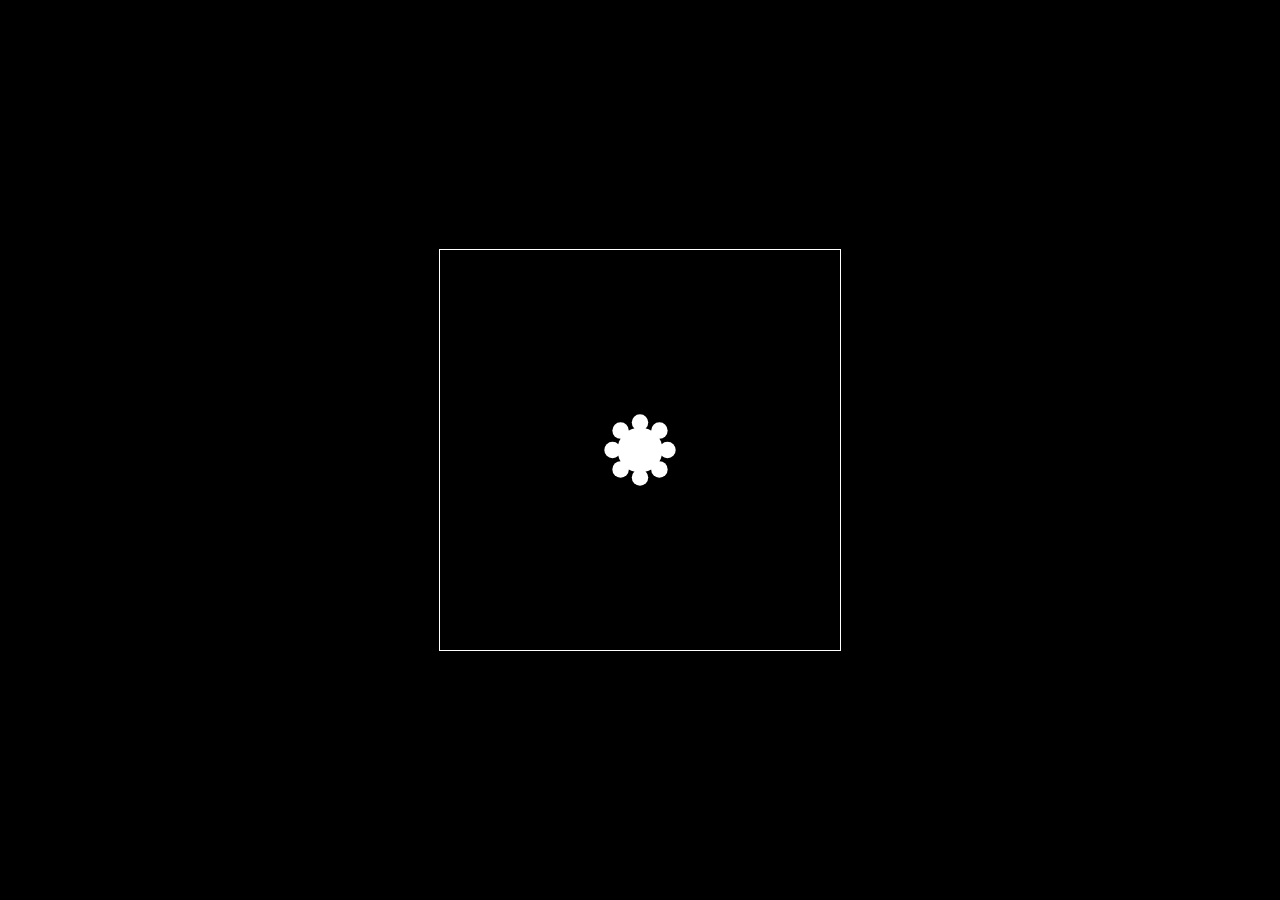
<file: test/droplets.html>
<!DOCTYPE html>
<html>
<head>
  <title>Water Droplet Animation</title>
  <style>
    body {
      background-color: black;
      display: flex;
      justify-content: center;
      align-items: center;
      height: 100vh;
      margin: 0;
    }
    canvas {
      border: 1px solid white;
    }
  </style>
</head>
<body>
  <canvas id="myCanvas" width="400" height="400"></canvas>

  <script>
    const canvas = document.getElementById('myCanvas');
    const ctx = canvas.getContext('2d');

    // Configurable parameters
    const initialRadius = 0;
    const maxRadius = 50;
    const numRings = 8;
    const ringSizeStart = 15;
    const ringSizeEnd = 0;
    const animationDuration = 2000; // in milliseconds

    let currentTime = 0;
    let animationStartTime = null;

    function drawAnimation(timestamp) {
      if (!animationStartTime) {
        animationStartTime = timestamp;
      }

      currentTime = timestamp - animationStartTime;

      // Clear the canvas
      ctx.clearRect(0, 0, canvas.width, canvas.height);

      // Draw the growing/shrinking circle
      const currentRadius = easeInOutQuad(currentTime, initialRadius, maxRadius - initialRadius, animationDuration);
      ctx.beginPath();
      ctx.arc(canvas.width / 2, canvas.height / 2, currentRadius, 0, 2 * Math.PI);
      ctx.fillStyle = 'white';
      ctx.fill();

      // Draw the shrinking rings
      for (let i = 0; i < numRings; i++) {
        const ringSize = easeInOutQuad(currentTime, ringSizeStart, ringSizeEnd - ringSizeStart, animationDuration);
        const ringX = canvas.width / 2 + (maxRadius - currentRadius) * Math.cos(2 * Math.PI * i / numRings);
        const ringY = canvas.height / 2 + (maxRadius - currentRadius) * Math.sin(2 * Math.PI * i / numRings);
        ctx.beginPath();
        ctx.arc(ringX, ringY, ringSize, 0, 2 * Math.PI);
        ctx.fillStyle = 'white';
        ctx.fill();
      }

      if (currentTime < animationDuration) {
        requestAnimationFrame(drawAnimation);
      } else {
        animationStartTime = null;
      }
    }

    function easeInOutQuad(t, b, c, d) {
      t /= d / 2;
      if (t < 1) return (c / 2) * t * t + b;
      t--;
      return (-c / 2) * (t * (t - 2) - 1) + b;
    }

    // Check canvas dimensions
    console.log(`Canvas width: ${canvas.width}, height: ${canvas.height}`);

    // Start the animation
    let lastTimestamp = performance.now();
    function animate() {
      drawAnimation(lastTimestamp);
      lastTimestamp = performance.now();
      requestAnimationFrame(animate);
    }
    animate();
  </script>
</body>
</html>
</file>
<file: musicalmodes/style.css>
:root{--paper:#f5f7fb;--ink:#192c46;--muted:#53657a;--line:#d9e1eb;--accent:#425bc5;--pale:#e7edff;--tone:#ad6076}*{box-sizing:border-box}html{scroll-behavior:smooth;scroll-padding-top:35px}body{margin:0;background:var(--paper);color:var(--ink);font-family: 'Avenir Next',Avenir,'Segoe UI',sans-serif;font-size:15px;line-height:1.7}button,select,input{font:inherit}button,a,select,input{touch-action:manipulation}button{cursor:pointer;color:var(--ink);border:1px solid var(--line);background:transparent;border-radius:6px;padding:9px 14px;line-height:1.4}button:hover{background:var(--pale);border-color:#9daed3}button:focus-visible,a:focus-visible,select:focus-visible,input:focus-visible,summary:focus-visible{outline:3px solid #c77d30;outline-offset:4px}header,main,footer{max-width:1240px;margin:auto}header{padding:28px 38px;display:flex;align-items:center;justify-content:space-between;border-bottom:1px solid var(--line)}a{color:inherit;text-decoration:none}nav{display:flex;gap:32px}nav a:hover,.text-link:hover{color:var(--accent)}.brand{font-size:21px;font-weight:650;letter-spacing:-.7px}.mark{font-size:30px;vertical-align:middle;margin-right:6px}.edition{font-size:12px;color:var(--muted)}main{padding:0 38px}.intro{display:grid;grid-template-columns:1.1fr 1fr;gap:60px;align-items:center;padding:75px 0 64px}.eyebrow{font-size:12px;font-weight:600;color:var(--accent);margin:0 0 13px}h1,h2,h3,h4,p{margin-top:0}h1,h2,.mode-story h3{font-family:'Iowan Old Style','Palatino Linotype',Palatino,serif;font-weight:400}h1{font-size:clamp(46px,5.8vw,73px);letter-spacing:-2.7px;line-height:1.06;margin-bottom:24px}h2{font-size:37px;letter-spacing:-1.1px;line-height:1.2;margin:0}h3{font-size:21px;line-height:1.3}h4{font-size:14px;margin-bottom:10px}.lead{max-width:460px;color:var(--muted);font-size:17px}.text-link{font-weight:600;font-size:14px}.text-link span{margin-left:24px}.orbit{height:330px;position:relative;display:grid;place-items:center;background:radial-gradient(ellipse,#e1e8ff 0%,transparent 69%)}.orbit-line{position:absolute;border:1px solid #a6b4d4;border-radius:50%;width:310px;height:180px;transform:rotate(-28deg)}.o2{transform:rotate(32deg);width:290px;height:220px;border-color:#bac6db}.o3{transform:rotate(90deg);width:290px;height:220px;border-color:#c5cfe2}.orbit-core{font-family:Palatino,serif;font-size:84px;text-align:center;line-height:1.2}.orbit-core small{display:block;font:12px Avenir,sans-serif;color:var(--muted)}.sat{position:absolute;border-radius:50%;width:43px;height:43px;display:grid;place-items:center;background:#f5f7fb;border:1px solid #aab9db;color:var(--accent)}.s1{top:38px;left:51%}.s2{top:170px;right:48px}.s3{left:52px;top:201px;color:var(--tone)}.orbit-caption{position:absolute;bottom:0;font-size:12px;color:var(--muted)}section{scroll-margin-top:28px}.explorer{background:#fff;border:1px solid var(--line);border-radius:12px;overflow:hidden;box-shadow:0 12px 45px #263f6510}.section-top{display:flex;justify-content:space-between;align-items:center;gap:24px;padding:30px 32px}.root-label{font-size:12px;color:var(--muted);display:flex;align-items:center;gap:12px}select{background:var(--paper);border:1px solid var(--line);border-radius:5px;padding:7px 28px 7px 12px;color:var(--ink)}.mode-tabs{display:grid;grid-template-columns:repeat(7,1fr);padding:0 32px;border-bottom:1px solid var(--line);gap:5px}.mode-tabs button{border:0;border-radius:6px 6px 0 0;padding:14px 2px;background:transparent;font-size:13px;border-bottom:3px solid transparent}.mode-tabs button.active{color:var(--accent);background:var(--pale);border-bottom-color:var(--accent);font-weight:650}.mode-body{display:grid;grid-template-columns:.85fr 1.4fr}.mode-story{padding:33px;border-right:1px solid var(--line)}.mode-story h3{font-size:45px;letter-spacing:-1.5px;margin-bottom:3px}.mood{color:var(--accent);font-size:15px;margin-bottom:18px}.mode-story>p:not(.mood):not(.eyebrow){color:var(--muted)}.signature{border-left:2px solid #abb8e5;padding-left:17px;margin:26px 0}.signature span,.harmony>span{font-size:11px;display:block;color:var(--muted)}.signature strong{font-size:15px}.signature p{font-size:13px;color:var(--muted);margin:5px 0}.player{display:flex;flex-wrap:wrap;gap:8px}.player button{font-size:12px}.primary{background:var(--accent);color:white;border-color:var(--accent)}.primary:hover{background:#3348a4;color:white}.volume{display:flex;align-items:center;gap:14px;font-size:11px;color:var(--muted);margin-top:20px}input[type=range]{accent-color:var(--accent);width:110px}.audio-note{font-size:10px;margin:12px 0 0;min-height:17px}.mode-visual{padding:33px;min-width:0}.notes-heading{display:flex;justify-content:space-between;align-items:center;gap:12px}.toggle{font-size:11px;color:var(--muted)}input[type=checkbox]{accent-color:var(--accent)}.notes{display:grid;grid-template-columns:repeat(7,1fr);gap:6px;margin:8px 0 28px}.note{padding:12px 0 8px;text-align:center;background:#f3f5fa;border:1px solid transparent}.note strong{display:block;font-size:19px;font-weight:500}.note small{display:block;color:var(--muted);font-size:11px}.note.tonic{background:var(--ink);color:white}.note.tonic small{color:#cbd5e8}.note.character{background:#f6e7ee;color:#924b63}.note.changed{border-color:var(--tone)}.instrument-tabs{display:flex;gap:20px;border-bottom:1px solid var(--line);margin-bottom:18px}.instrument-tabs button{padding:7px 0;border:0;border-bottom:2px solid transparent;border-radius:0;font-size:12px}.instrument-tabs .active{border-bottom-color:var(--accent);color:var(--accent)}.instrument-scroll{overflow-x:auto;padding:4px 0}.keyboard{height:130px;position:relative;display:flex;min-width:330px;margin-bottom:6px}.key{border:1px solid #c8d2e1;border-radius:0 0 5px 5px;padding:0;position:relative;background:white;flex:1;display:flex;align-items:end;justify-content:center;padding-bottom:9px;font-size:11px}.key.black{background:#29394e;color:#fff;position:absolute;width:4.1%;height:62%;z-index:2;transform:translateX(-50%);border-color:#29394e}.key.in-scale{background:#e7edff}.key.black.in-scale{background:#6579b9}.key.tonic{background:#253b61;color:white}.key.character{background:#e8b7c8;color:#58283b}.key.playing,.note.playing,.fret.playing{background:#d9ae57!important;color:#192c46!important}.legend{font-size:10px;color:var(--muted);display:flex;align-items:center;gap:7px;flex-wrap:wrap;margin:13px 0 24px}.legend i{width:7px;height:7px;border-radius:50%;background:var(--ink);display:inline-block}.legend .color{background:#e2a4b9;margin-left:8px}.legend span{margin-left:auto}.example{display:flex;align-items:center;justify-content:space-between;gap:15px;border-top:1px solid var(--line);padding-top:20px}.example h4{margin:0 0 4px}.example p{font-size:12px;color:var(--muted);margin:0}.example button,.harmony button{font-size:11px;white-space:nowrap}.harmony{display:flex;align-items:center;gap:13px;margin-top:18px}.harmony strong{font-size:13px;margin-right:auto}.spectrum-caption{display:flex;gap:12px;align-items:center;padding:15px 32px;background:#f8f9fc;font-size:10px;color:var(--muted);border-top:1px solid var(--line)}.spectrum-caption div{height:3px;width:160px;background:linear-gradient(90deg,#d0c775,#677fc7,#8b5a81)}.spectrum-caption p{margin:0 0 0 auto}.understand{padding:75px 0 0}.understand .section-top{padding:0 0 32px}.theory-grid,.practice-grid{display:grid;grid-template-columns:repeat(3,1fr);gap:34px}.theory-grid article{padding-right:18px}.chapter{display:block;color:#8f9eb8;font-size:12px;margin-bottom:18px}.theory-grid p,.practice-grid p{font-size:14px;color:var(--muted)}.theory-grid button,.practice-grid button{font-size:12px}.tip{padding-left:13px;border-left:2px solid #bac7e6;font-size:12px!important}details{border-bottom:1px solid var(--line);padding:18px 0;font-size:14px}details:first-of-type{margin-top:32px;border-top:1px solid var(--line)}summary{cursor:pointer;font-weight:550}details p{max-width:800px;margin:16px 0;color:var(--muted)}.relative-table{display:grid;grid-template-columns:repeat(7,1fr);gap:10px;margin-top:20px}.relative-table div{background:#e8edf6;padding:12px;font-size:12px}.relative-table b{display:block;font-size:18px}#practice{padding:70px 0}.practice-intro{margin-bottom:32px}.practice-intro>p:last-child{color:var(--muted);margin-top:12px}.practice-grid article{border-top:2px solid #b2bfdf;padding-top:22px}.answers{display:flex;gap:8px;margin-top:10px}#quizFeedback{font-size:12px;margin-top:13px}footer{border-top:1px solid var(--line);padding:25px 38px;display:flex;justify-content:space-between;gap:20px;align-items:center}footer p,footer>a:last-child{font-size:11px;color:var(--muted);margin:0}.fretboard{min-width:470px;display:grid;grid-template-columns:24px repeat(13,1fr);gap:0}.fret{border:0;border-right:1px solid #bdc8d8;border-radius:0;position:relative;padding:6px 0;font-size:9px;background:linear-gradient(transparent 48%,#c3cedd 49%,#c3cedd 52%,transparent 53%);min-height:28px}.fret span{display:inline-grid;place-items:center;min-width:20px;height:20px;border-radius:50%;background:#e2e9fa}.fret.tonic span{background:var(--ink);color:white}.fret.character span{background:#e8b7c8}.fret-label{font-size:9px;text-align:center;color:var(--muted)}@media(max-width:900px){.edition{display:none}.intro{gap:10px}.mode-body{grid-template-columns:1fr}.mode-story{border-right:0;border-bottom:1px solid var(--line)}.mode-story>p{max-width:650px}.theory-grid,.practice-grid{gap:20px}.spectrum-caption p{max-width:230px}.orbit{transform:scale(.85)}}@media(max-width:600px){header{padding:18px 20px}.brand{font-size:18px}nav{gap:15px;font-size:12px}main{padding:0 20px}.intro{padding:42px 0;grid-template-columns:1fr}.intro .orbit{display:none}h1{font-size:51px}.lead{font-size:15px}h2{font-size:29px}.section-top{padding:22px;align-items:start;flex-direction:column;gap:15px}.mode-tabs{padding:0 12px;overflow-x:auto;display:flex;gap:8px}.mode-tabs button{min-width:83px}.mode-story,.mode-visual{padding:22px}.notes{gap:3px}.note strong{font-size:16px}.note{padding:10px 0}.spectrum-caption{padding:15px 20px;flex-wrap:wrap}.spectrum-caption p{max-width:none;width:100%;margin:0}.theory-grid,.practice-grid{grid-template-columns:1fr;gap:30px}.understand{padding-top:50px}.relative-table{grid-template-columns:repeat(2,1fr)}.harmony{flex-wrap:wrap}.legend span{width:100%;margin-left:0}.notes-heading{flex-wrap:wrap}.example{align-items:start}.example button{white-space:normal}footer{padding:22px 20px;flex-wrap:wrap}footer p{width:100%}#practice{padding:50px 0}}@media(prefers-reduced-motion:reduce){html{scroll-behavior:auto}}

.understand{padding-bottom:60px}
</file>
